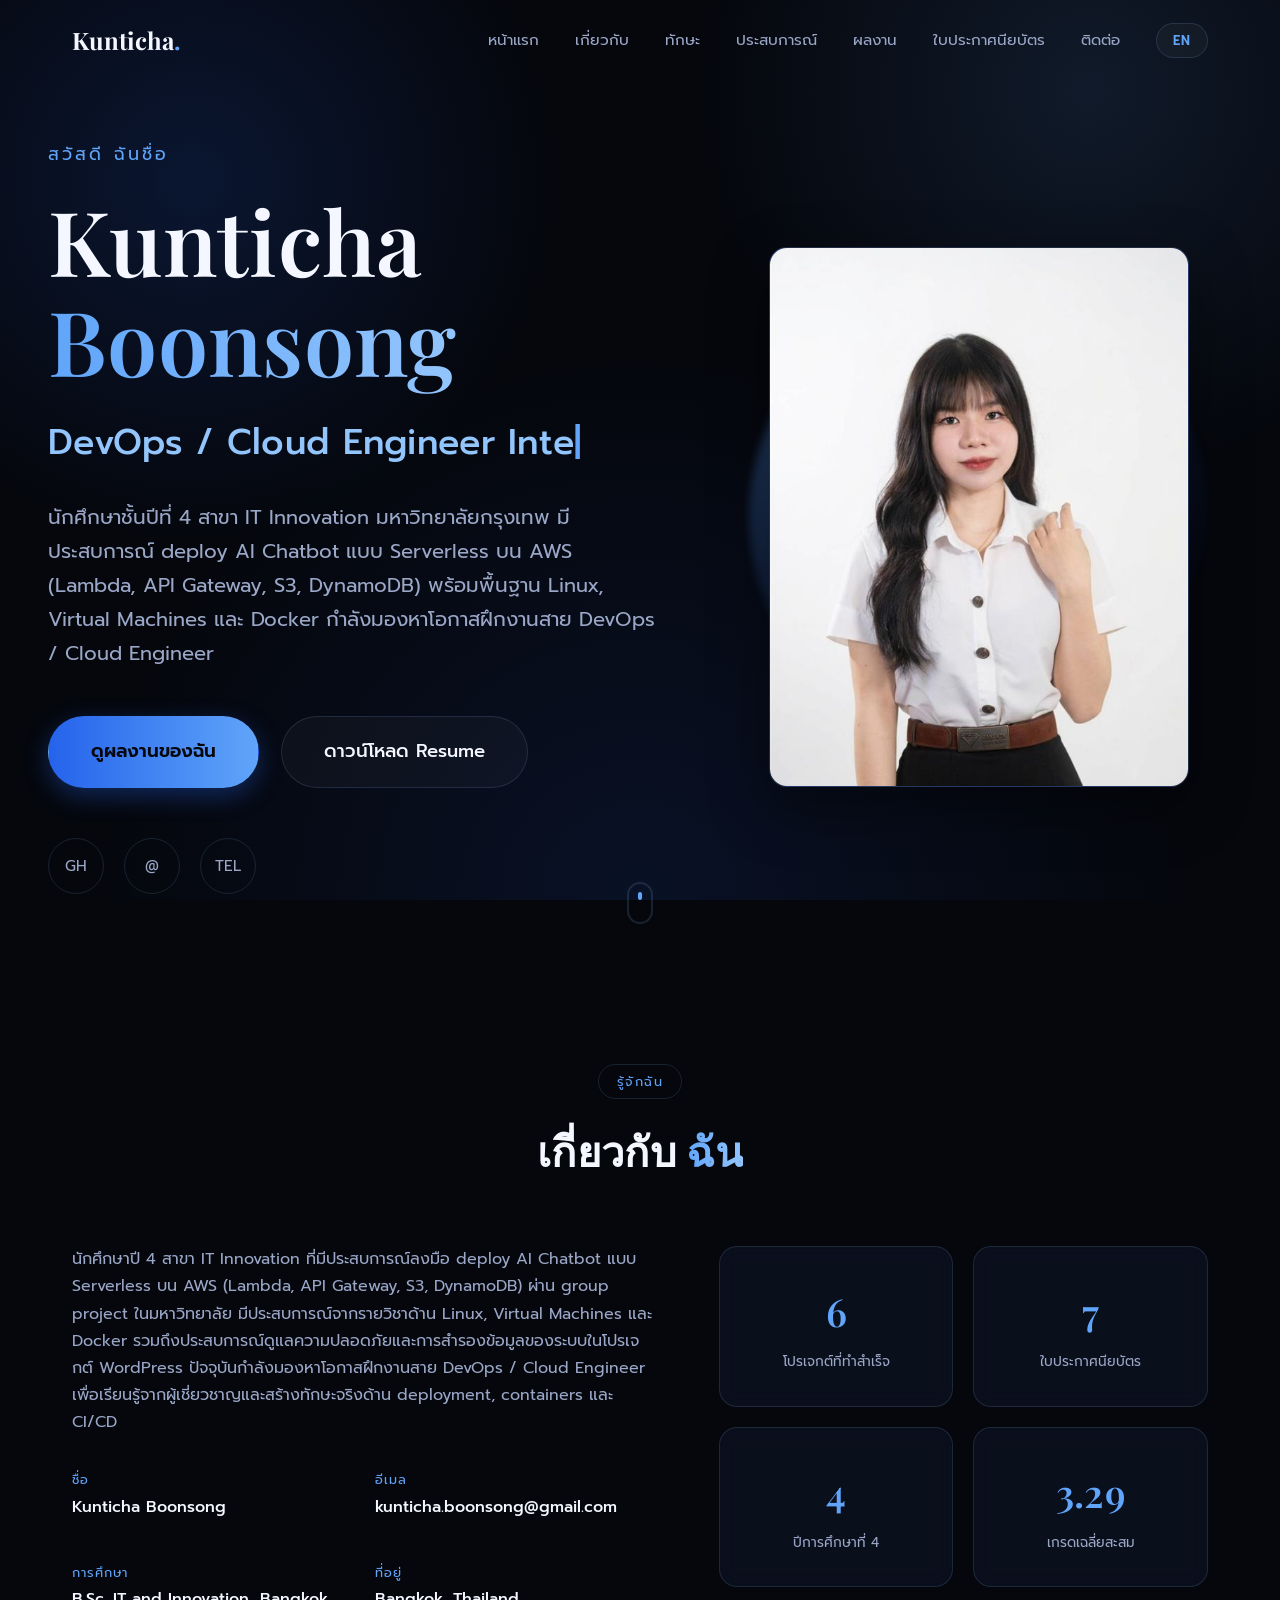
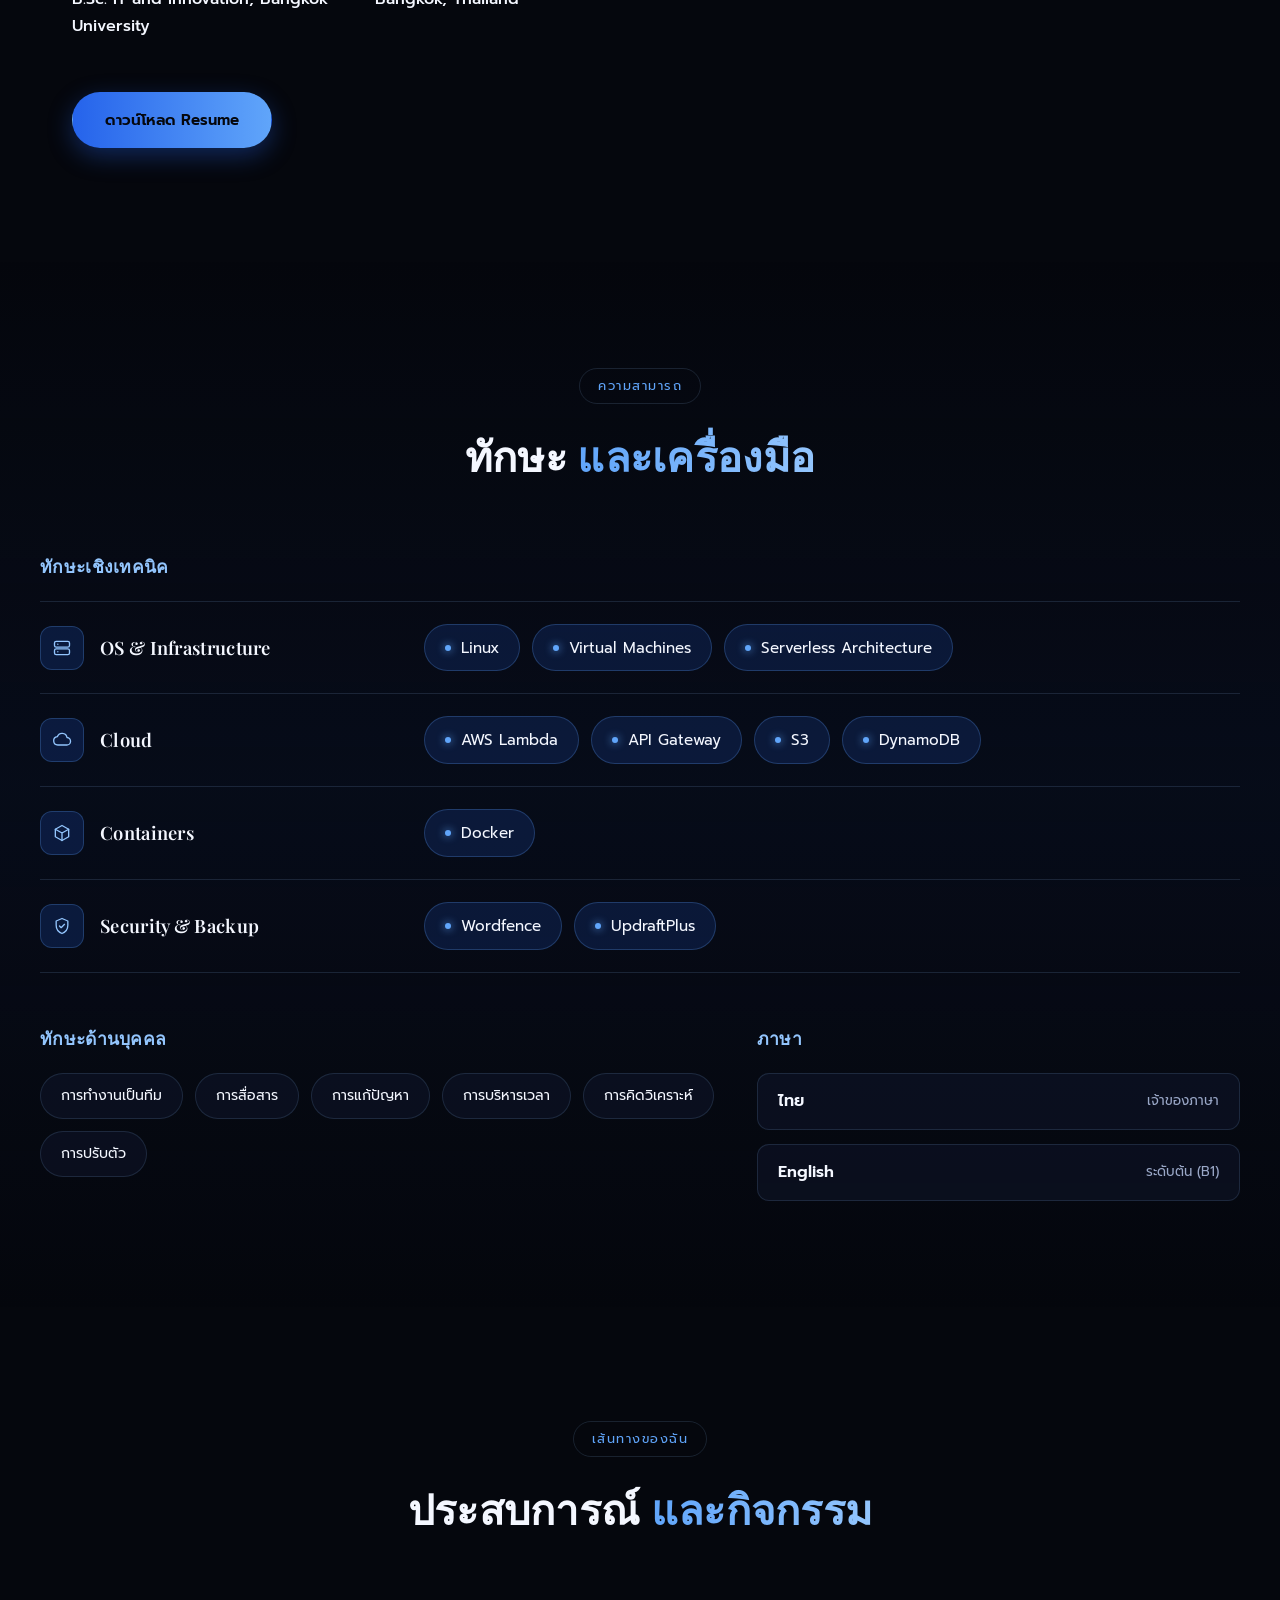
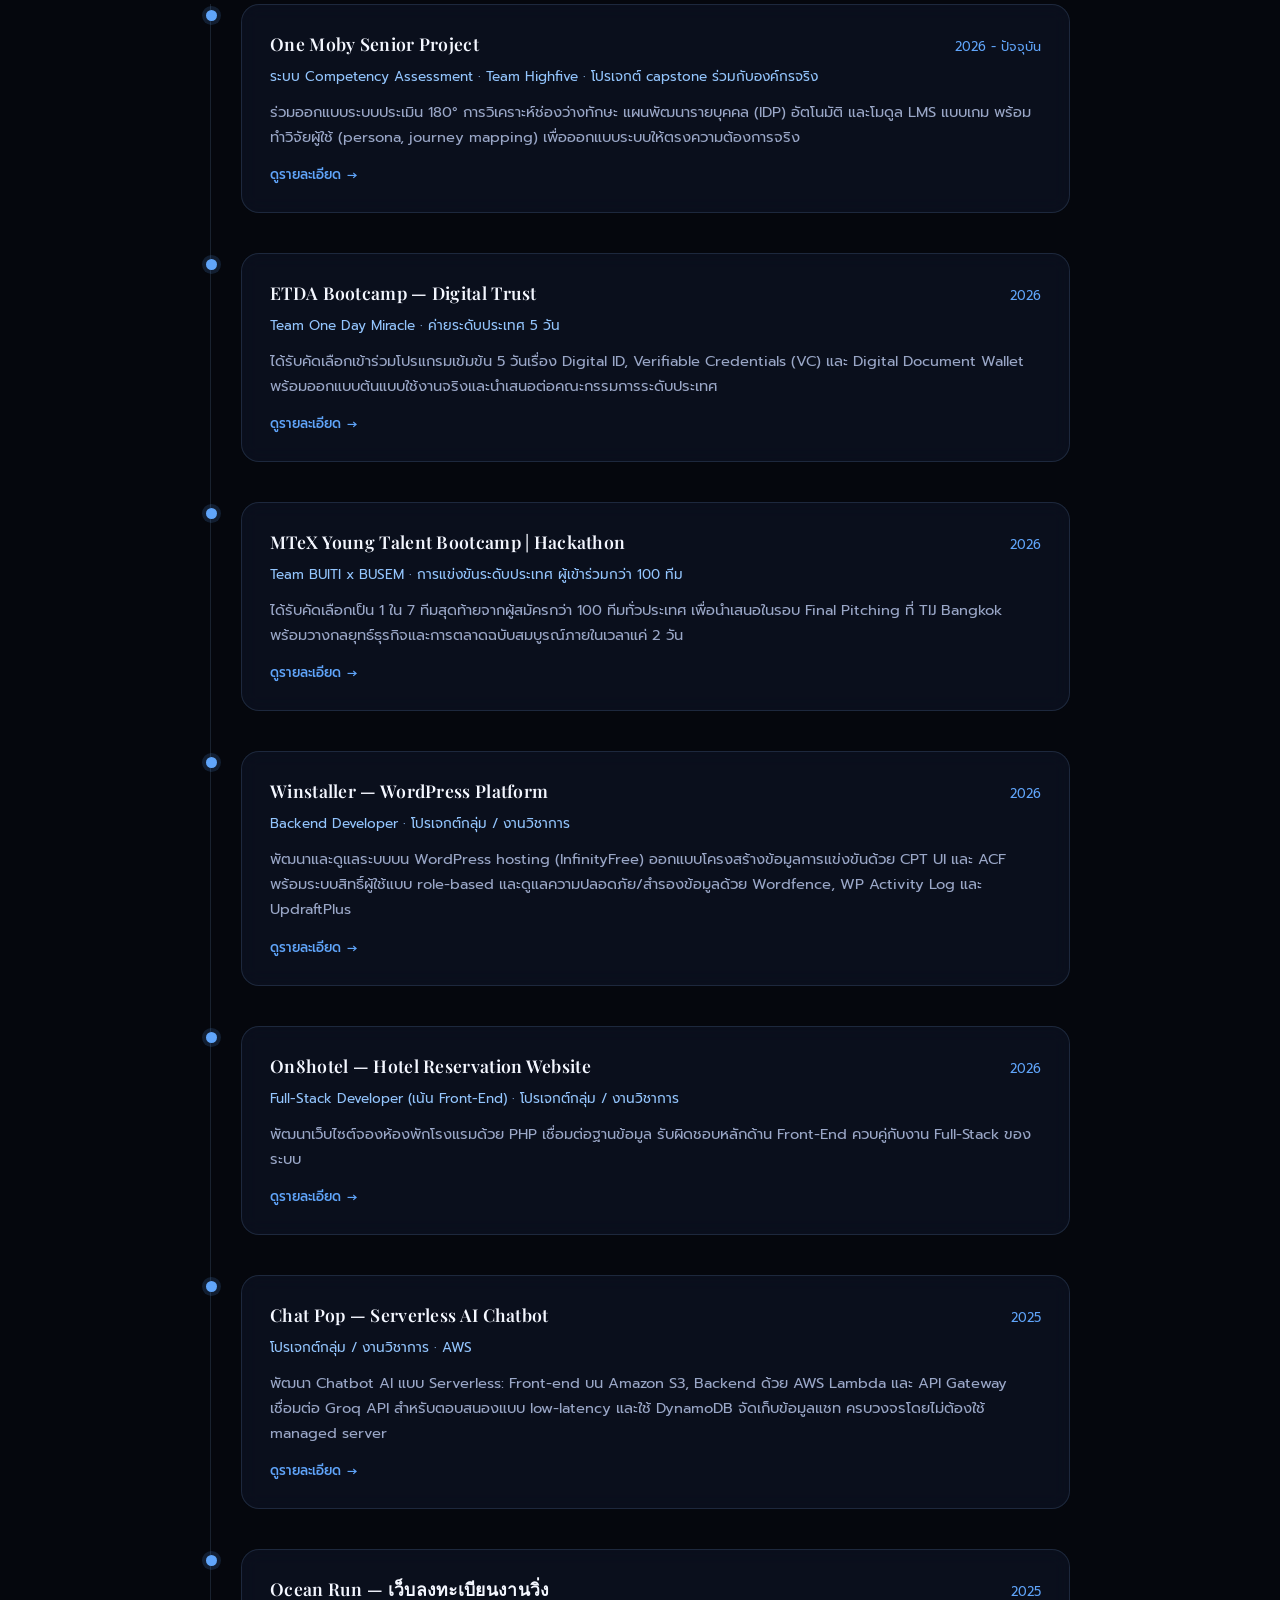
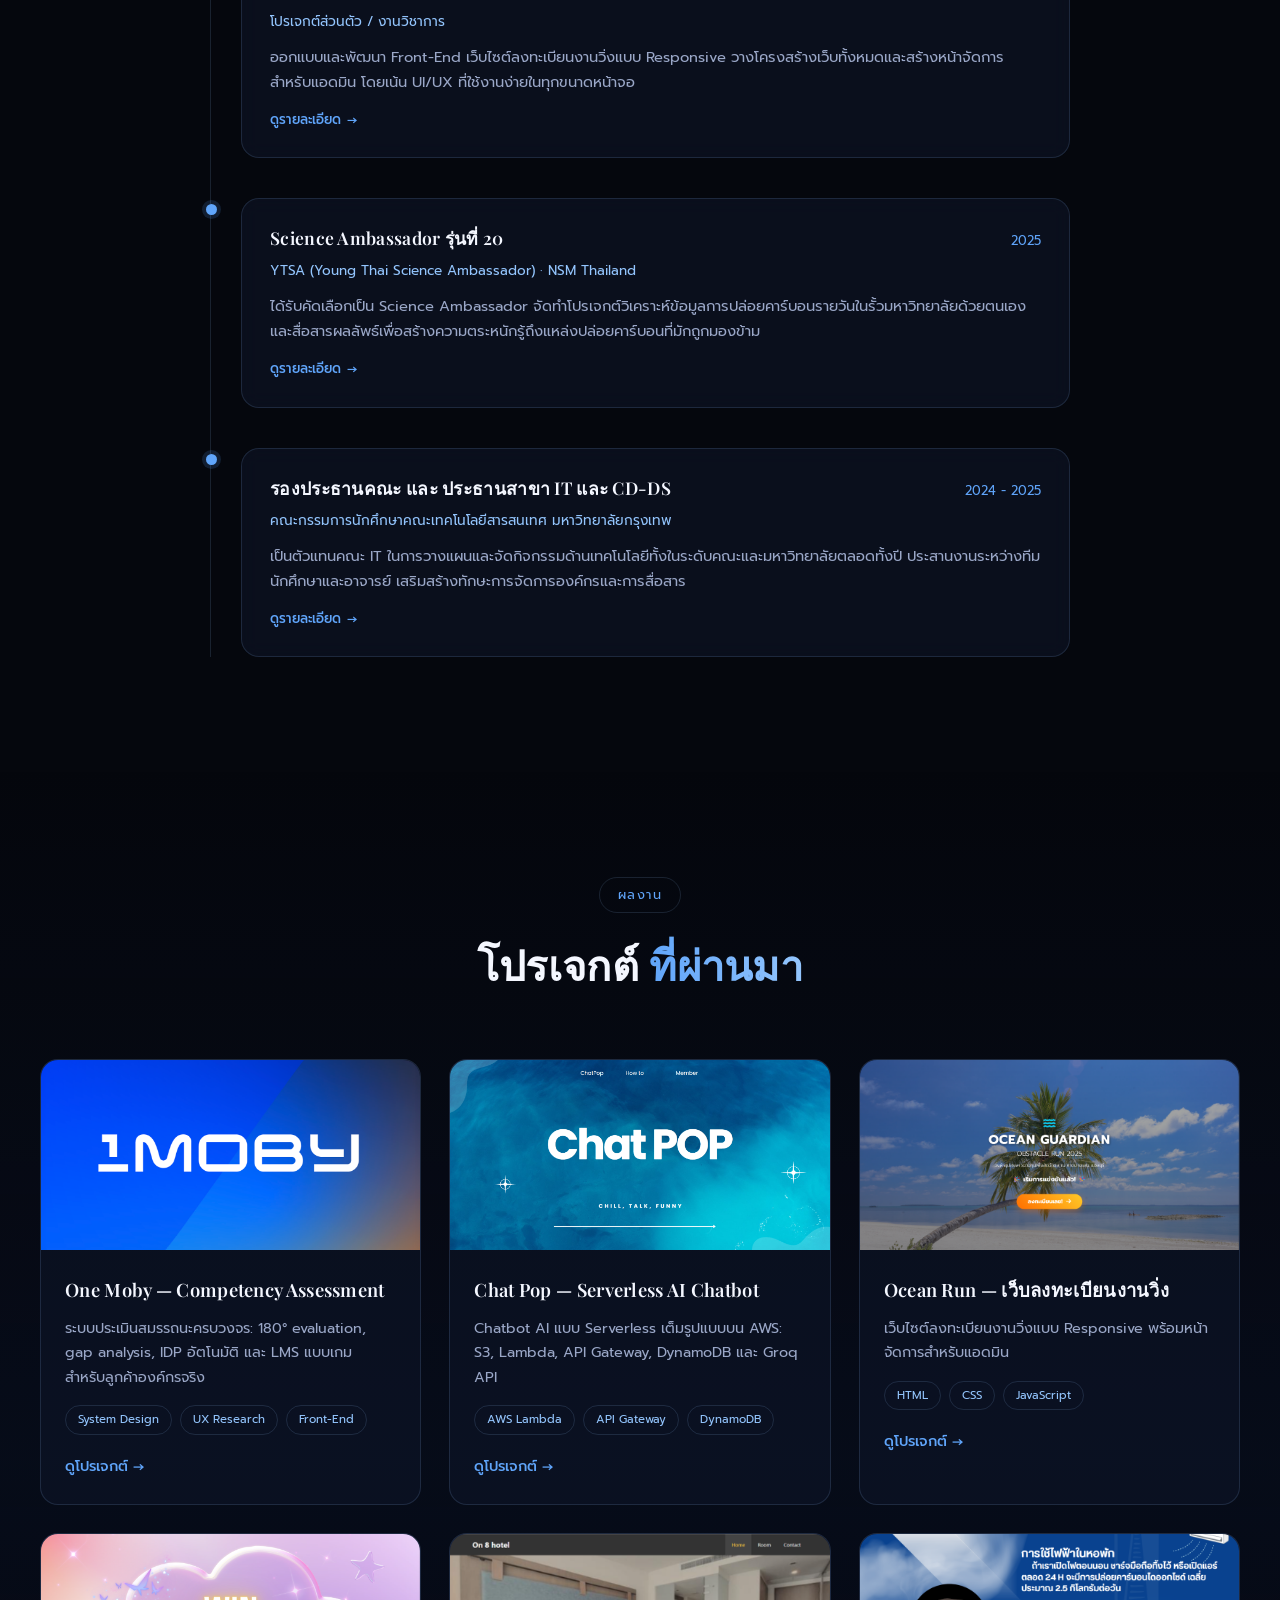
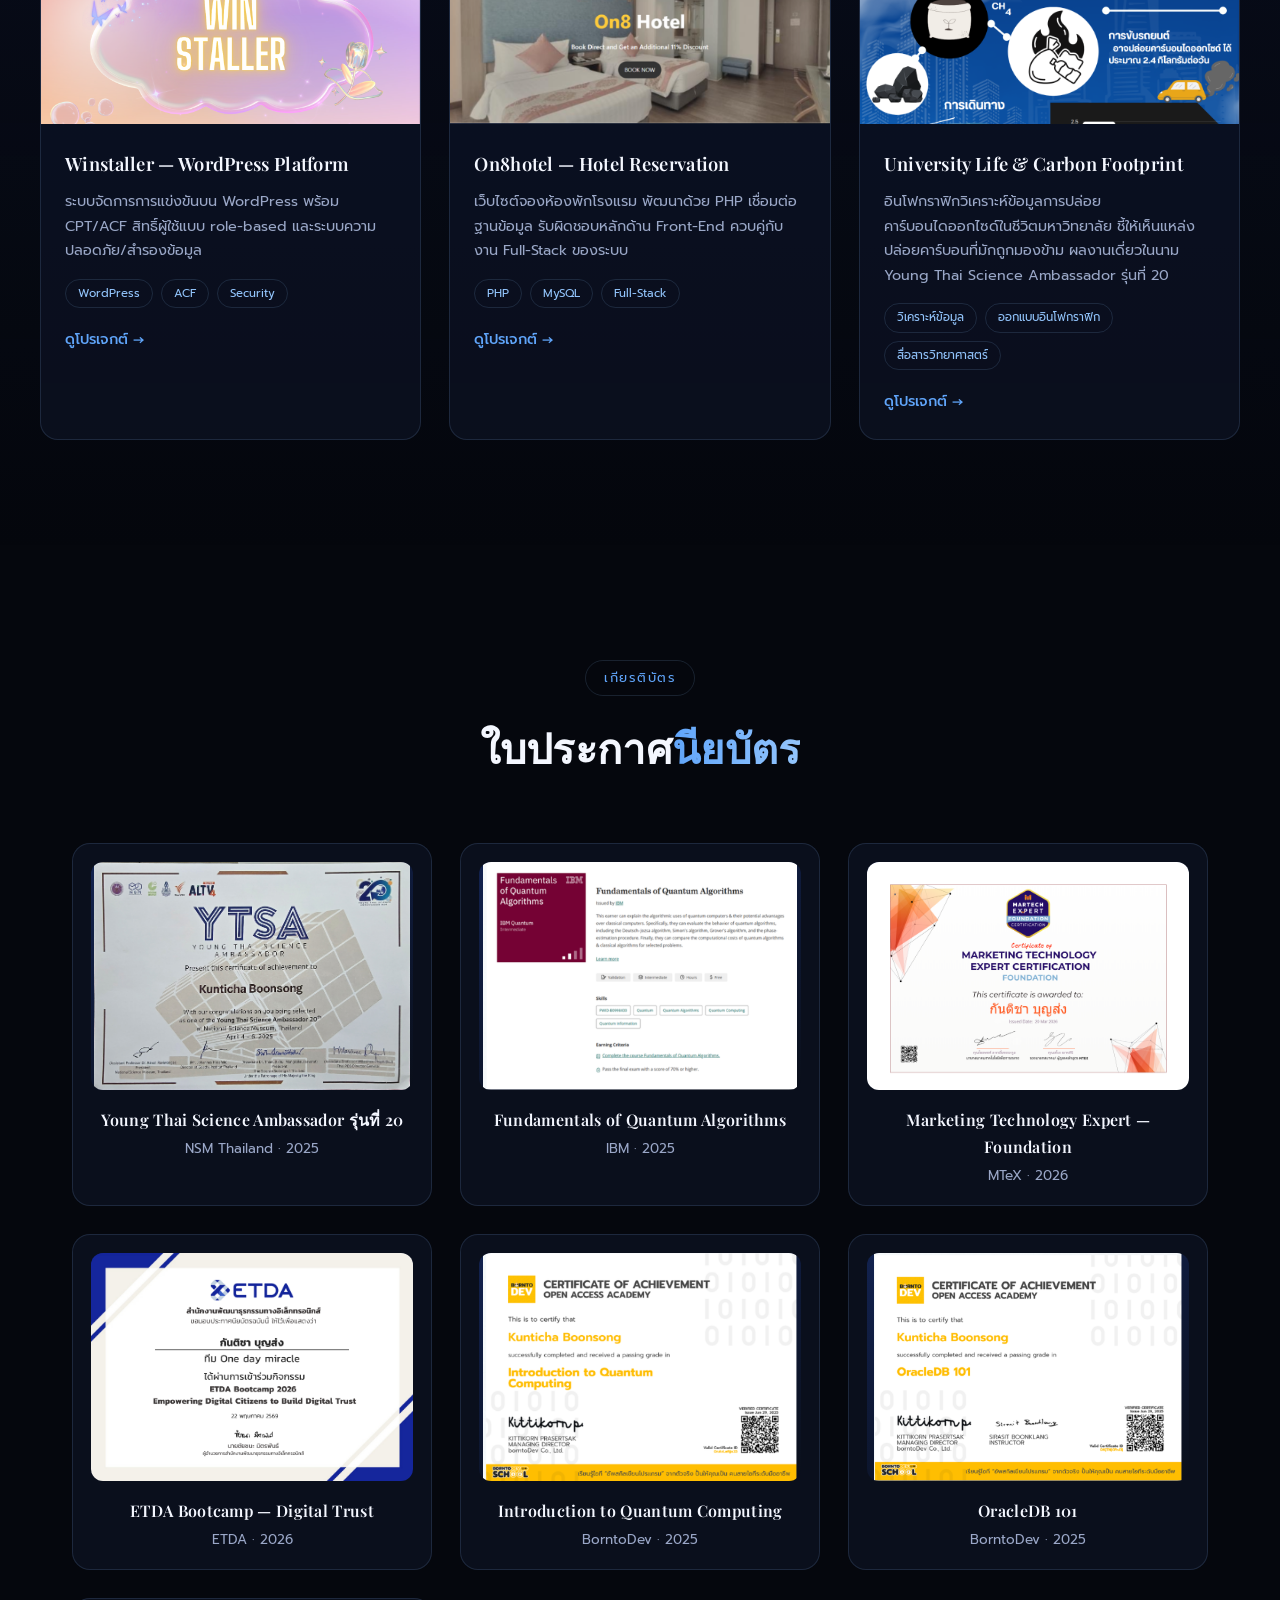
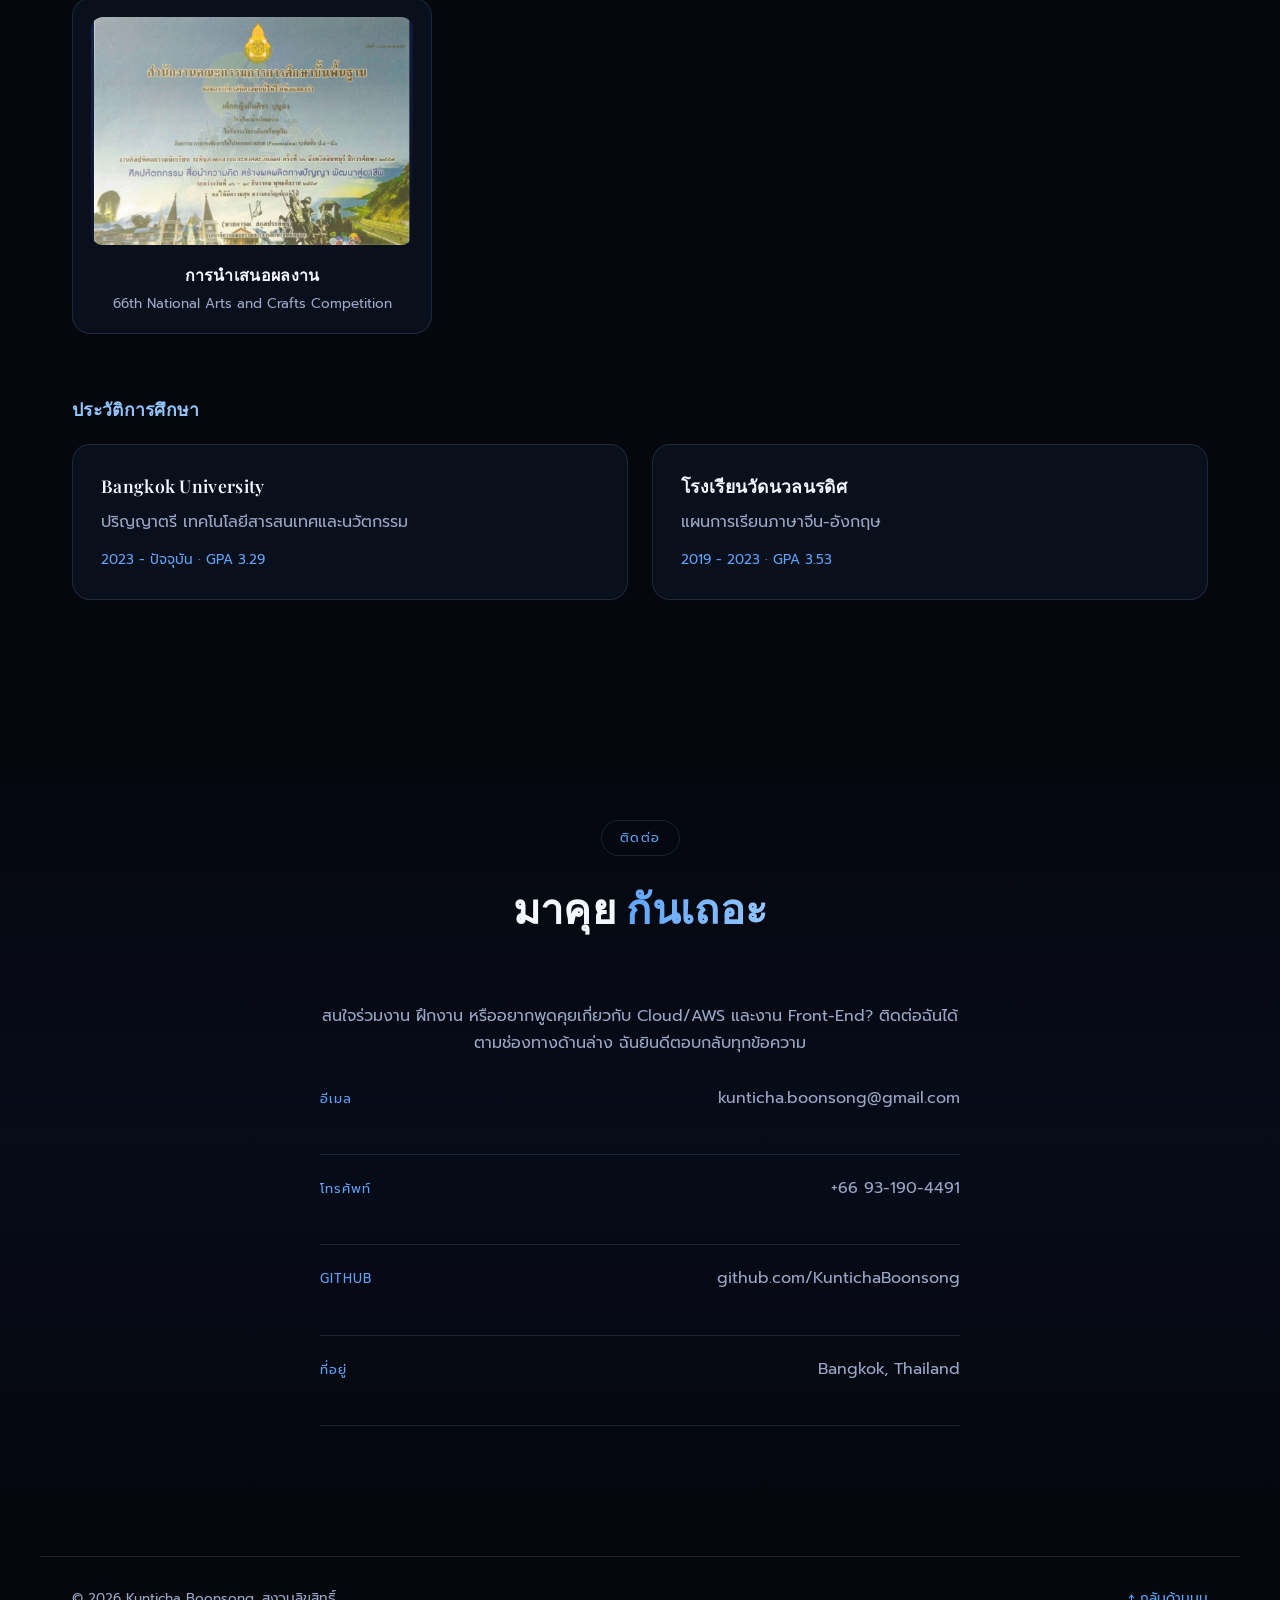
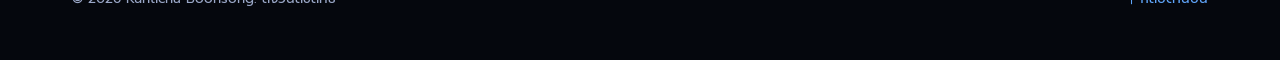
<file: index.html>
<!DOCTYPE html>
<html lang="th">
<head>
<meta charset="UTF-8">
<meta name="viewport" content="width=device-width, initial-scale=1.0">
<title>Kunticha Boonsong | Portfolio</title>
<link rel="preconnect" href="https://fonts.googleapis.com">
<link rel="preconnect" href="https://fonts.gstatic.com" crossorigin>
<link href="https://fonts.googleapis.com/css2?family=Playfair+Display:wght@500;600;700&family=Prompt:wght@300;400;500;600;700&display=swap" rel="stylesheet">
<link rel="stylesheet" href="css/style.css?v=11">
</head>
<body data-lang="th">

<div class="bg-glow"></div>
<div id="progress-bar"></div>

<header class="navbar" id="navbar">
  <div class="nav-inner">
    <a href="#home" class="logo">Kunticha<span class="dot">.</span></a>
    <nav class="nav-links" id="navLinks">
      <a href="#home" data-th="หน้าแรก" data-en="Home">หน้าแรก</a>
      <a href="#about" data-th="เกี่ยวกับ" data-en="About">เกี่ยวกับ</a>
      <a href="#skills" data-th="ทักษะ" data-en="Skills">ทักษะ</a>
      <a href="#experience" data-th="ประสบการณ์" data-en="Experience">ประสบการณ์</a>
      <a href="#projects" data-th="ผลงาน" data-en="Projects">ผลงาน</a>
      <a href="#certificates" data-th="ใบประกาศนียบัตร" data-en="Certificates">ใบประกาศนียบัตร</a>
      <a href="#contact" data-th="ติดต่อ" data-en="Contact">ติดต่อ</a>
      <button class="lang-toggle" id="langToggle">EN</button>
    </nav>
    <button class="burger" id="burger" aria-label="menu">
      <span></span><span></span><span></span>
    </button>
  </div>
</header>

<section id="home" class="hero">
  <div class="hero-content reveal">
    <p class="hero-eyebrow" data-th="สวัสดี ฉันชื่อ" data-en="Hello, I'm">สวัสดี ฉันชื่อ</p>
    <h1 class="hero-title">Kunticha <span class="text-gradient">Boonsong</span></h1>
    <h2 class="hero-role">
      <span id="typed"></span><span class="cursor">|</span>
    </h2>
    <p class="hero-desc"
       data-th="นักศึกษาชั้นปีที่ 4 สาขา IT Innovation มหาวิทยาลัยกรุงเทพ มีประสบการณ์ deploy AI Chatbot แบบ Serverless บน AWS (Lambda, API Gateway, S3, DynamoDB) พร้อมพื้นฐาน Linux, Virtual Machines และ Docker กำลังมองหาโอกาสฝึกงานสาย DevOps / Cloud Engineer"
       data-en="4th-year IT Innovation student at Bangkok University with hands-on experience deploying a serverless AI chatbot on AWS (Lambda, API Gateway, S3, DynamoDB), plus a foundation in Linux, virtual machines, and Docker. Seeking a DevOps / Cloud Engineer internship.">
      นักศึกษาชั้นปีที่ 4 สาขา IT Innovation มหาวิทยาลัยกรุงเทพ มีประสบการณ์ deploy AI Chatbot แบบ Serverless บน AWS (Lambda, API Gateway, S3, DynamoDB) พร้อมพื้นฐาน Linux, Virtual Machines และ Docker กำลังมองหาโอกาสฝึกงานสาย DevOps / Cloud Engineer
    </p>
    <div class="hero-actions">
      <a href="#projects" class="btn btn-primary" data-th="ดูผลงานของฉัน" data-en="View My Work">ดูผลงานของฉัน</a>
      <a href="assets/EN_RESUME_Kunticha_boonsong.pdf?v=2" class="btn btn-ghost" download data-th="ดาวน์โหลด Resume" data-en="Download Resume">ดาวน์โหลด Resume</a>
    </div>
    <div class="hero-socials">
      <a href="https://github.com/KuntichaBoonsong" target="_blank" rel="noopener" aria-label="Github">GH</a>
      <a href="mailto:kunticha.boonsong@gmail.com" aria-label="Email">@</a>
      <a href="tel:+66931904491" aria-label="Phone">TEL</a>
    </div>
  </div>
  <div class="hero-visual reveal">
    <div class="orb"></div>
    <div class="hero-photo-frame">
      <img src="pic/profile/profile.jpg" alt="Kunticha Boonsong" onerror="this.parentElement.classList.add('no-photo')">
    </div>
  </div>
  <a href="#about" class="scroll-down" aria-label="scroll down"><span></span></a>
</section>

<section id="about" class="section">
  <div class="section-head reveal">
    <span class="tag" data-th="รู้จักฉัน" data-en="Get To Know Me">รู้จักฉัน</span>
    <h2><span data-th="เกี่ยวกับ" data-en="About">เกี่ยวกับ</span> <span class="text-gradient" data-th="ฉัน" data-en="Me">ฉัน</span></h2>
  </div>
  <div class="about-grid">
    <div class="about-text reveal">
      <p class="lang-th">
        นักศึกษาปี 4 สาขา IT Innovation ที่มีประสบการณ์ลงมือ deploy AI Chatbot แบบ Serverless บน AWS (Lambda, API Gateway,
        S3, DynamoDB) ผ่าน group project ในมหาวิทยาลัย มีประสบการณ์จากรายวิชาด้าน Linux, Virtual Machines และ Docker
        รวมถึงประสบการณ์ดูแลความปลอดภัยและการสำรองข้อมูลของระบบในโปรเจกต์ WordPress ปัจจุบันกำลังมองหาโอกาสฝึกงานสาย
        DevOps / Cloud Engineer เพื่อเรียนรู้จากผู้เชี่ยวชาญและสร้างทักษะจริงด้าน deployment, containers และ CI/CD
      </p>
      <p class="lang-en">
        A 4th-year IT Innovation student with hands-on experience deploying a serverless AI chatbot on AWS (Lambda, API Gateway,
        S3, DynamoDB) through a university group project. Coursework experience with Linux, virtual machines, and Docker, along
        with experience maintaining system security and backups on a WordPress project. Now seeking a DevOps / Cloud Engineer
        internship to learn from experienced professionals and build hands-on skills in deployment, containers, and CI/CD.
      </p>
      <div class="about-info">
        <div><span data-th="ชื่อ" data-en="Name">ชื่อ</span><p>Kunticha Boonsong</p></div>
        <div><span data-th="อีเมล" data-en="Email">อีเมล</span><p>kunticha.boonsong@gmail.com</p></div>
        <div><span data-th="การศึกษา" data-en="Education">การศึกษา</span><p>B.Sc. IT and Innovation, Bangkok University</p></div>
        <div><span data-th="ที่อยู่" data-en="Location">ที่อยู่</span><p>Bangkok, Thailand</p></div>
      </div>
      <a href="assets/EN_RESUME_Kunticha_boonsong.pdf?v=2" class="btn btn-primary" download data-th="ดาวน์โหลด Resume" data-en="Download Resume">ดาวน์โหลด Resume</a>
    </div>
    <div class="about-stats reveal">
      <div class="stat-card">
        <h3 data-count="6">0</h3>
        <p data-th="โปรเจกต์ที่ทำสำเร็จ" data-en="Projects Completed">โปรเจกต์ที่ทำสำเร็จ</p>
      </div>
      <div class="stat-card">
        <h3 data-count="7">0</h3>
        <p data-th="ใบประกาศนียบัตร" data-en="Certifications">ใบประกาศนียบัตร</p>
      </div>
      <div class="stat-card">
        <h3 data-count="4">0</h3>
        <p data-th="ปีการศึกษาที่ 4" data-en="Years of Study">ปีการศึกษาที่ 4</p>
      </div>
      <div class="stat-card">
        <h3 data-count="3.29">0</h3>
        <p data-th="เกรดเฉลี่ยสะสม" data-en="Cumulative GPA">เกรดเฉลี่ยสะสม</p>
      </div>
    </div>
  </div>
</section>

<section id="skills" class="section section-alt">
  <div class="section-head reveal">
    <span class="tag" data-th="ความสามารถ" data-en="Capabilities">ความสามารถ</span>
    <h2><span data-th="ทักษะ" data-en="Skills">ทักษะ</span> <span class="text-gradient" data-th="และเครื่องมือ" data-en="&amp; Tools">และเครื่องมือ</span></h2>
  </div>

  <h3 class="skills-subhead" data-th="ทักษะเชิงเทคนิค" data-en="Technical Skills">ทักษะเชิงเทคนิค</h3>
  <div class="skills-grid reveal">
    <div class="skill-card">
      <div class="skill-head">
        <div class="skill-icon" aria-hidden="true"><svg viewBox="0 0 24 24" fill="none" stroke="currentColor" stroke-width="1.6" stroke-linecap="round" stroke-linejoin="round"><rect x="3" y="4" width="18" height="7" rx="2"/><rect x="3" y="13" width="18" height="7" rx="2"/><path d="M7 7.5h.01M7 16.5h.01"/></svg></div>
        <div>
          <h4 class="skill-name">OS &amp; Infrastructure</h4>
        </div>
      </div>
      <div class="skill-tags"><span>Linux</span><span>Virtual Machines</span><span>Serverless Architecture</span></div>
    </div>
    <div class="skill-card">
      <div class="skill-head">
        <div class="skill-icon" aria-hidden="true"><svg viewBox="0 0 24 24" fill="none" stroke="currentColor" stroke-width="1.6" stroke-linecap="round" stroke-linejoin="round"><path d="M7 18a5 5 0 0 1-.6-9.96A6 6 0 0 1 18 9a4.5 4.5 0 0 1-.5 9H7z"/></svg></div>
        <div>
          <h4 class="skill-name">Cloud</h4>
        </div>
      </div>
      <div class="skill-tags"><span>AWS Lambda</span><span>API Gateway</span><span>S3</span><span>DynamoDB</span></div>
    </div>
    <div class="skill-card">
      <div class="skill-head">
        <div class="skill-icon" aria-hidden="true"><svg viewBox="0 0 24 24" fill="none" stroke="currentColor" stroke-width="1.6" stroke-linecap="round" stroke-linejoin="round"><path d="M12 3l8 4.5v9L12 21l-8-4.5v-9L12 3z"/><path d="M4 7.5l8 4.5 8-4.5M12 12v9"/></svg></div>
        <div>
          <h4 class="skill-name">Containers</h4>
        </div>
      </div>
      <div class="skill-tags"><span>Docker</span></div>
    </div>
    <div class="skill-card">
      <div class="skill-head">
        <div class="skill-icon" aria-hidden="true"><svg viewBox="0 0 24 24" fill="none" stroke="currentColor" stroke-width="1.6" stroke-linecap="round" stroke-linejoin="round"><path d="M12 3l7 3v5c0 4.5-3 8.3-7 10-4-1.7-7-5.5-7-10V6l7-3z"/><path d="M9 12l2 2 4-4"/></svg></div>
        <div>
          <h4 class="skill-name">Security &amp; Backup</h4>
        </div>
      </div>
      <div class="skill-tags"><span>Wordfence</span><span>UpdraftPlus</span></div>
    </div>
  </div>

  <div class="skills-secondary">
    <div class="soft-skills">
      <h3 class="skills-subhead" data-th="ทักษะด้านบุคคล" data-en="Soft Skills">ทักษะด้านบุคคล</h3>
      <div class="pill-group">
        <span class="pill" data-th="การทำงานเป็นทีม" data-en="Teamwork &amp; Collaboration">การทำงานเป็นทีม</span>
        <span class="pill" data-th="การสื่อสาร" data-en="Communication">การสื่อสาร</span>
        <span class="pill" data-th="การแก้ปัญหา" data-en="Problem-Solving">การแก้ปัญหา</span>
        <span class="pill" data-th="การบริหารเวลา" data-en="Time Management">การบริหารเวลา</span>
        <span class="pill" data-th="การคิดวิเคราะห์" data-en="Critical Thinking">การคิดวิเคราะห์</span>
        <span class="pill" data-th="การปรับตัว" data-en="Adaptability">การปรับตัว</span>
      </div>
    </div>
    <div class="languages">
      <h3 class="skills-subhead" data-th="ภาษา" data-en="Languages">ภาษา</h3>
      <div class="lang-list">
        <div class="lang-item"><span>ไทย</span><small data-th="เจ้าของภาษา" data-en="Native">เจ้าของภาษา</small></div>
        <div class="lang-item"><span>English</span><small data-th="ระดับต้น (B1)" data-en="Elementary (B1)">ระดับต้น (B1)</small></div>
      </div>
    </div>
  </div>
</section>

<section id="experience" class="section">
  <div class="section-head reveal">
    <span class="tag" data-th="เส้นทางของฉัน" data-en="My Journey">เส้นทางของฉัน</span>
    <h2><span data-th="ประสบการณ์" data-en="Experience">ประสบการณ์</span> <span class="text-gradient" data-th="และกิจกรรม" data-en="&amp; Activities">และกิจกรรม</span></h2>
  </div>
  <div class="timeline reveal">

    <div class="timeline-item">
      <div class="timeline-dot"></div>
      <a href="projects/one-moby.html" class="timeline-card">
        <div class="timeline-top">
          <h3>One Moby Senior Project</h3>
          <span class="timeline-date">2026 - <span data-th="ปัจจุบัน" data-en="Present">ปัจจุบัน</span></span>
        </div>
        <p class="timeline-role" data-th="ระบบ Competency Assessment · Team Highfive · โปรเจกต์ capstone ร่วมกับองค์กรจริง" data-en="Competency Assessment System · Team Highfive · University capstone with a real corporate client">ระบบ Competency Assessment · Team Highfive · โปรเจกต์ capstone ร่วมกับองค์กรจริง</p>
        <p class="lang-th">ร่วมออกแบบระบบประเมิน 180° การวิเคราะห์ช่องว่างทักษะ แผนพัฒนารายบุคคล (IDP) อัตโนมัติ และโมดูล LMS แบบเกม พร้อมทำวิจัยผู้ใช้ (persona, journey mapping) เพื่อออกแบบระบบให้ตรงความต้องการจริง</p>
        <p class="lang-en">Partnered directly with 1Moby to design an end-to-end Competency Assessment system: 180° evaluation, gap analysis, auto-generated Individual Development Plans (IDP), and a gamified LMS module. Conducted UX research (personas, journey mapping) to ground the design in real user needs.</p>
        <span class="timeline-more"><span data-th="ดูรายละเอียด" data-en="View Details">ดูรายละเอียด</span> →</span>
      </a>
    </div>

    <div class="timeline-item">
      <div class="timeline-dot"></div>
      <a href="experience/etda-bootcamp.html" class="timeline-card">
        <div class="timeline-top">
          <h3>ETDA Bootcamp — Digital Trust</h3>
          <span class="timeline-date">2026</span>
        </div>
        <p class="timeline-role" data-th="Team One Day Miracle · ค่ายระดับประเทศ 5 วัน" data-en="Team One Day Miracle · 5-day national bootcamp">Team One Day Miracle · ค่ายระดับประเทศ 5 วัน</p>
        <p class="lang-th">ได้รับคัดเลือกเข้าร่วมโปรแกรมเข้มข้น 5 วันเรื่อง Digital ID, Verifiable Credentials (VC) และ Digital Document Wallet พร้อมออกแบบต้นแบบใช้งานจริงและนำเสนอต่อคณะกรรมการระดับประเทศ</p>
        <p class="lang-en">Selected for an intensive 5-day program on Digital ID, Verifiable Credentials (VC), and Digital Document Wallets. Designed a working use-case prototype, presented to a national panel of judges.</p>
        <span class="timeline-more"><span data-th="ดูรายละเอียด" data-en="View Details">ดูรายละเอียด</span> →</span>
      </a>
    </div>

    <div class="timeline-item">
      <div class="timeline-dot"></div>
      <a href="experience/mtex-hackathon.html" class="timeline-card">
        <div class="timeline-top">
          <h3>MTeX Young Talent Bootcamp | Hackathon</h3>
          <span class="timeline-date">2026</span>
        </div>
        <p class="timeline-role" data-th="Team BUITI x BUSEM · การแข่งขันระดับประเทศ ผู้เข้าร่วมกว่า 100 ทีม" data-en="Team BUITI x BUSEM · National competition, 100+ teams">Team BUITI x BUSEM · การแข่งขันระดับประเทศ ผู้เข้าร่วมกว่า 100 ทีม</p>
        <p class="lang-th">ได้รับคัดเลือกเป็น 1 ใน 7 ทีมสุดท้ายจากผู้สมัครกว่า 100 ทีมทั่วประเทศ เพื่อนำเสนอในรอบ Final Pitching ที่ TIJ Bangkok พร้อมวางกลยุทธ์ธุรกิจและการตลาดฉบับสมบูรณ์ภายในเวลาแค่ 2 วัน</p>
        <p class="lang-en">Selected as one of 7 finalist teams nationwide (from 100+ applicants) to pitch at the Final Pitching round, TIJ Bangkok. Delivered a complete business and marketing strategy pitch within a 2-day hackathon timeframe.</p>
        <span class="timeline-more"><span data-th="ดูรายละเอียด" data-en="View Details">ดูรายละเอียด</span> →</span>
      </a>
    </div>

    <div class="timeline-item">
      <div class="timeline-dot"></div>
      <a href="projects/winstaller.html" class="timeline-card">
        <div class="timeline-top">
          <h3>Winstaller — WordPress Platform</h3>
          <span class="timeline-date">2026</span>
        </div>
        <p class="timeline-role" data-th="Backend Developer · โปรเจกต์กลุ่ม / งานวิชาการ" data-en="Backend Developer · Group / Academic Project">Backend Developer · โปรเจกต์กลุ่ม / งานวิชาการ</p>
        <p class="lang-th">พัฒนาและดูแลระบบบน WordPress hosting (InfinityFree) ออกแบบโครงสร้างข้อมูลการแข่งขันด้วย CPT UI และ ACF พร้อมระบบสิทธิ์ผู้ใช้แบบ role-based และดูแลความปลอดภัย/สำรองข้อมูลด้วย Wordfence, WP Activity Log และ UpdraftPlus</p>
        <p class="lang-en">Developed and maintained the system on WordPress hosting (InfinityFree); designed the competition data structure using CPT UI and ACF, plus a role-based access system. Maintained security and backups using Wordfence, WP Activity Log, and UpdraftPlus.</p>
        <span class="timeline-more"><span data-th="ดูรายละเอียด" data-en="View Details">ดูรายละเอียด</span> →</span>
      </a>
    </div>

    <div class="timeline-item">
      <div class="timeline-dot"></div>
      <a href="projects/on8hotel.html" class="timeline-card">
        <div class="timeline-top">
          <h3>On8hotel — Hotel Reservation Website</h3>
          <span class="timeline-date">2026</span>
        </div>
        <p class="timeline-role" data-th="Full-Stack Developer (เน้น Front-End) · โปรเจกต์กลุ่ม / งานวิชาการ" data-en="Full-Stack Developer (Front-End focused) · Group / Academic Project">Full-Stack Developer (เน้น Front-End) · โปรเจกต์กลุ่ม / งานวิชาการ</p>
        <p class="lang-th">พัฒนาเว็บไซต์จองห้องพักโรงแรมด้วย PHP เชื่อมต่อฐานข้อมูล รับผิดชอบหลักด้าน Front-End ควบคู่กับงาน Full-Stack ของระบบ</p>
        <p class="lang-en">Built a hotel reservation website using PHP connected to a database, primarily responsible for the front-end while contributing across the full stack.</p>
        <span class="timeline-more"><span data-th="ดูรายละเอียด" data-en="View Details">ดูรายละเอียด</span> →</span>
      </a>
    </div>

    <div class="timeline-item">
      <div class="timeline-dot"></div>
      <a href="projects/chat-pop.html" class="timeline-card">
        <div class="timeline-top">
          <h3>Chat Pop — Serverless AI Chatbot</h3>
          <span class="timeline-date">2025</span>
        </div>
        <p class="timeline-role" data-th="โปรเจกต์กลุ่ม / งานวิชาการ · AWS" data-en="Group / Academic Project · AWS">โปรเจกต์กลุ่ม / งานวิชาการ · AWS</p>
        <p class="lang-th">พัฒนา Chatbot AI แบบ Serverless: Front-end บน Amazon S3, Backend ด้วย AWS Lambda และ API Gateway เชื่อมต่อ Groq API สำหรับตอบสนองแบบ low-latency และใช้ DynamoDB จัดเก็บข้อมูลแชท ครบวงจรโดยไม่ต้องใช้ managed server</p>
        <p class="lang-en">Built a serverless AI chatbot: front-end hosted on Amazon S3, backend powered by AWS Lambda and API Gateway. Integrated the Groq API for low-latency responses and DynamoDB for scalable chat-session storage — full deployment path without a managed server.</p>
        <span class="timeline-more"><span data-th="ดูรายละเอียด" data-en="View Details">ดูรายละเอียด</span> →</span>
      </a>
    </div>

    <div class="timeline-item">
      <div class="timeline-dot"></div>
      <a href="projects/ocean-run.html" class="timeline-card">
        <div class="timeline-top">
          <h3 data-th="Ocean Run — เว็บลงทะเบียนงานวิ่ง" data-en="Ocean Run — Event Registration Website">Ocean Run — เว็บลงทะเบียนงานวิ่ง</h3>
          <span class="timeline-date">2025</span>
        </div>
        <p class="timeline-role" data-th="โปรเจกต์ส่วนตัว / งานวิชาการ" data-en="Personal / Academic Project">โปรเจกต์ส่วนตัว / งานวิชาการ</p>
        <p class="lang-th">ออกแบบและพัฒนา Front-End เว็บไซต์ลงทะเบียนงานวิ่งแบบ Responsive วางโครงสร้างเว็บทั้งหมดและสร้างหน้าจัดการสำหรับแอดมิน โดยเน้น UI/UX ที่ใช้งานง่ายในทุกขนาดหน้าจอ</p>
        <p class="lang-en">Designed and developed a responsive event-registration website front-end using HTML, CSS, and JavaScript. Planned the full site layout and built the admin management page, prioritizing clean, user-friendly UI/UX.</p>
        <span class="timeline-more"><span data-th="ดูรายละเอียด" data-en="View Details">ดูรายละเอียด</span> →</span>
      </a>
    </div>

    <div class="timeline-item">
      <div class="timeline-dot"></div>
      <a href="experience/science-ambassador.html" class="timeline-card">
        <div class="timeline-top">
          <h3 data-th="Science Ambassador รุ่นที่ 20" data-en="Science Ambassador, 20th Cohort">Science Ambassador รุ่นที่ 20</h3>
          <span class="timeline-date">2025</span>
        </div>
        <p class="timeline-role">YTSA (Young Thai Science Ambassador) · NSM Thailand</p>
        <p class="lang-th">ได้รับคัดเลือกเป็น Science Ambassador จัดทำโปรเจกต์วิเคราะห์ข้อมูลการปล่อยคาร์บอนรายวันในรั้วมหาวิทยาลัยด้วยตนเอง และสื่อสารผลลัพธ์เพื่อสร้างความตระหนักรู้ถึงแหล่งปล่อยคาร์บอนที่มักถูกมองข้าม</p>
        <p class="lang-en">Selected as a Science Ambassador; conducted an independent data-analysis project on daily carbon emissions within university settings. Communicated findings on overlooked emission sources to raise awareness.</p>
        <span class="timeline-more"><span data-th="ดูรายละเอียด" data-en="View Details">ดูรายละเอียด</span> →</span>
      </a>
    </div>

    <div class="timeline-item">
      <div class="timeline-dot"></div>
      <a href="experience/vice-president.html" class="timeline-card">
        <div class="timeline-top">
          <h3 data-th="รองประธานคณะ และ ประธานสาขา IT และ CD-DS" data-en="Faculty Vice President &amp; President, IT and CD-DS Branch">รองประธานคณะ และ ประธานสาขา IT และ CD-DS</h3>
          <span class="timeline-date">2024 - 2025</span>
        </div>
        <p class="timeline-role" data-th="คณะกรรมการนักศึกษาคณะเทคโนโลยีสารสนเทศ มหาวิทยาลัยกรุงเทพ" data-en="Faculty of Information Technology Committee, Bangkok University">คณะกรรมการนักศึกษาคณะเทคโนโลยีสารสนเทศ มหาวิทยาลัยกรุงเทพ</p>
        <p class="lang-th">เป็นตัวแทนคณะ IT ในการวางแผนและจัดกิจกรรมด้านเทคโนโลยีทั้งในระดับคณะและมหาวิทยาลัยตลอดทั้งปี ประสานงานระหว่างทีมนักศึกษาและอาจารย์ เสริมสร้างทักษะการจัดการองค์กรและการสื่อสาร</p>
        <p class="lang-en">Represented the IT faculty in planning and organizing technology-related activities at faculty and university level throughout the year. Coordinated across student teams and faculty staff.</p>
        <span class="timeline-more"><span data-th="ดูรายละเอียด" data-en="View Details">ดูรายละเอียด</span> →</span>
      </a>
    </div>

  </div>
</section>

<section id="projects" class="section section-alt">
  <div class="section-head reveal">
    <span class="tag" data-th="ผลงาน" data-en="Portfolio">ผลงาน</span>
    <h2><span data-th="โปรเจกต์" data-en="Selected">โปรเจกต์</span> <span class="text-gradient" data-th="ที่ผ่านมา" data-en="Projects">ที่ผ่านมา</span></h2>
  </div>
  <div class="projects-grid reveal">
    <article class="project-card">
      <div class="project-img"><img src="pic/projects/onemoby-head.png" alt="1Moby" onerror="this.remove()"></div>
      <div class="project-body">
        <h3>One Moby — Competency Assessment</h3>
        <p class="lang-th">ระบบประเมินสมรรถนะครบวงจร: 180° evaluation, gap analysis, IDP อัตโนมัติ และ LMS แบบเกม สำหรับลูกค้าองค์กรจริง</p>
        <p class="lang-en">End-to-end competency assessment platform: 180° evaluation, gap analysis, auto-generated IDPs, and a gamified LMS module for a real corporate client.</p>
        <div class="project-tags"><span>System Design</span><span>UX Research</span><span>Front-End</span></div>
        <a href="projects/one-moby.html" class="project-link"><span data-th="ดูโปรเจกต์" data-en="View Project">ดูโปรเจกต์</span> →</a>
      </div>
    </article>
    <article class="project-card">
      <div class="project-img"><img src="pic/projects/chatpop-head.png" alt="Chat Pop" onerror="this.remove()"></div>
      <div class="project-body">
        <h3>Chat Pop — Serverless AI Chatbot</h3>
        <p class="lang-th">Chatbot AI แบบ Serverless เต็มรูปแบบบน AWS: S3, Lambda, API Gateway, DynamoDB และ Groq API</p>
        <p class="lang-en">Fully serverless AI chatbot on AWS: front-end on S3, backend on Lambda + API Gateway, DynamoDB storage, and Groq API integration.</p>
        <div class="project-tags"><span>AWS Lambda</span><span>API Gateway</span><span>DynamoDB</span></div>
        <a href="projects/chat-pop.html" class="project-link"><span data-th="ดูโปรเจกต์" data-en="View Project">ดูโปรเจกต์</span> →</a>
      </div>
    </article>
    <article class="project-card">
      <div class="project-img"><img src="pic/projects/oceanrun-head.png" alt="Ocean Guardian — Ocean Run" onerror="this.remove()"></div>
      <div class="project-body">
        <h3 data-th="Ocean Run — เว็บลงทะเบียนงานวิ่ง" data-en="Ocean Run — Event Registration">Ocean Run — เว็บลงทะเบียนงานวิ่ง</h3>
        <p class="lang-th">เว็บไซต์ลงทะเบียนงานวิ่งแบบ Responsive พร้อมหน้าจัดการสำหรับแอดมิน</p>
        <p class="lang-en">Responsive event-registration website with a custom admin management page, built with HTML, CSS, and JavaScript.</p>
        <div class="project-tags"><span>HTML</span><span>CSS</span><span>JavaScript</span></div>
        <a href="projects/ocean-run.html" class="project-link"><span data-th="ดูโปรเจกต์" data-en="View Project">ดูโปรเจกต์</span> →</a>
      </div>
    </article>
    <article class="project-card">
      <div class="project-img"><img src="pic/projects/winstaller-head.png" alt="Winstaller" onerror="this.remove()"></div>
      <div class="project-body">
        <h3>Winstaller — WordPress Platform</h3>
        <p class="lang-th">ระบบจัดการการแข่งขันบน WordPress พร้อม CPT/ACF สิทธิ์ผู้ใช้แบบ role-based และระบบความปลอดภัย/สำรองข้อมูล</p>
        <p class="lang-en">WordPress-based competition platform with custom CPT/ACF data structures, role-based access, and hardened security/backups.</p>
        <div class="project-tags"><span>WordPress</span><span>ACF</span><span>Security</span></div>
        <a href="projects/winstaller.html" class="project-link"><span data-th="ดูโปรเจกต์" data-en="View Project">ดูโปรเจกต์</span> →</a>
      </div>
    </article>
    <article class="project-card">
      <div class="project-img"><img src="pic/projects/On8.png" alt="On8hotel screenshot" onerror="this.remove()"></div>
      <div class="project-body">
        <h3>On8hotel — Hotel Reservation</h3>
        <p class="lang-th">เว็บไซต์จองห้องพักโรงแรม พัฒนาด้วย PHP เชื่อมต่อฐานข้อมูล รับผิดชอบหลักด้าน Front-End ควบคู่กับงาน Full-Stack ของระบบ</p>
        <p class="lang-en">A hotel reservation website built with PHP connected to a database — primarily responsible for the front-end while contributing across the full stack.</p>
        <div class="project-tags"><span>PHP</span><span>MySQL</span><span>Full-Stack</span></div>
        <a href="projects/on8hotel.html" class="project-link"><span data-th="ดูโปรเจกต์" data-en="View Project">ดูโปรเจกต์</span> →</a>
      </div>
    </article>
    <article class="project-card">
      <div class="project-img"><img src="pic/projects/carbon-footprint-infographic.png" alt="University Life & Carbon Footprint infographic" onerror="this.remove()"></div>
      <div class="project-body">
        <h3 data-th="University Life &amp; Carbon Footprint" data-en="University Life &amp; Carbon Footprint">University Life &amp; Carbon Footprint</h3>
        <p class="lang-th">อินโฟกราฟิกวิเคราะห์ข้อมูลการปล่อยคาร์บอนไดออกไซด์ในชีวิตมหาวิทยาลัย ชี้ให้เห็นแหล่งปล่อยคาร์บอนที่มักถูกมองข้าม ผลงานเดี่ยวในนาม Young Thai Science Ambassador รุ่นที่ 20</p>
        <p class="lang-en">A data-driven infographic on carbon dioxide emissions in university life, highlighting overlooked everyday emission sources — an individual project as Young Thai Science Ambassador, 20th Cohort.</p>
        <div class="project-tags"><span data-th="วิเคราะห์ข้อมูล" data-en="Data Analysis">วิเคราะห์ข้อมูล</span><span data-th="ออกแบบอินโฟกราฟิก" data-en="Infographic Design">ออกแบบอินโฟกราฟิก</span><span data-th="สื่อสารวิทยาศาสตร์" data-en="Science Communication">สื่อสารวิทยาศาสตร์</span></div>
        <a href="projects/carbon-footprint.html" class="project-link"><span data-th="ดูโปรเจกต์" data-en="View Project">ดูโปรเจกต์</span> →</a>
      </div>
    </article>
  </div>
</section>

<section id="certificates" class="section">
  <div class="section-head reveal">
    <span class="tag" data-th="เกียรติบัตร" data-en="Recognition">เกียรติบัตร</span>
    <h2><span data-th="ใบประกาศ" data-en="Certifications">ใบประกาศ</span><span class="text-gradient" data-th="นียบัตร" data-en="">นียบัตร</span></h2>
  </div>
  <div class="cert-grid reveal">
    <div class="cert-card">
      <div class="cert-icon"><img src="certificate/YTSA.jpg" alt="YTSA Certificate" onerror="this.parentElement.textContent='🔬'"></div>
      <h4 data-th="Young Thai Science Ambassador รุ่นที่ 20" data-en="Young Thai Science Ambassador, 20th Cohort">Young Thai Science Ambassador รุ่นที่ 20</h4>
      <p>NSM Thailand · 2025</p>
    </div>
    <div class="cert-card">
      <div class="cert-icon"><img src="certificate/ibm-quantum-algorithms.png" alt="IBM Quantum Algorithms Certificate" onerror="this.parentElement.textContent='🧮'"></div>
      <h4>Fundamentals of Quantum Algorithms</h4>
      <p>IBM · 2025</p>
    </div>
    <div class="cert-card">
      <div class="cert-icon"><img src="certificate/marketing-tech-expert.png" alt="Marketing Technology Expert Certificate" onerror="this.parentElement.textContent='📈'"></div>
      <h4>Marketing Technology Expert — Foundation</h4>
      <p>MTeX · 2026</p>
    </div>
    <div class="cert-card">
      <div class="cert-icon"><img src="certificate/etda-bootcamp.png" alt="ETDA Bootcamp Certificate" onerror="this.parentElement.textContent='🆔'"></div>
      <h4>ETDA Bootcamp — Digital Trust</h4>
      <p>ETDA · 2026</p>
    </div>
    <div class="cert-card">
      <div class="cert-icon"><img src="certificate/borntodev-intro-quantum.png" alt="BorntoDev Introduction to Quantum Computing Certificate" onerror="this.parentElement.textContent='⚛️'"></div>
      <h4>Introduction to Quantum Computing</h4>
      <p>BorntoDev · 2025</p>
    </div>
    <div class="cert-card">
      <div class="cert-icon"><img src="certificate/borntodev-oracle-101.png" alt="BorntoDev OracleDB 101 Certificate" onerror="this.parentElement.textContent='🗄️'"></div>
      <h4>OracleDB 101</h4>
      <p>BorntoDev · 2025</p>
    </div>
    <div class="cert-card">
      <div class="cert-icon"><img src="certificate/national-arts-crafts-presentation.png" alt="66th National Arts and Crafts Competition Certificate" onerror="this.parentElement.textContent='🏆'"></div>
      <h4 data-th="การนำเสนอผลงาน" data-en="Program Presentation">การนำเสนอผลงาน</h4>
      <p>66th National Arts and Crafts Competition</p>
    </div>
  </div>

  <div class="education-block reveal">
    <h3 class="skills-subhead" data-th="ประวัติการศึกษา" data-en="Academic History">ประวัติการศึกษา</h3>
    <div class="edu-grid">
      <div class="edu-card">
        <h4>Bangkok University</h4>
        <p data-th="ปริญญาตรี เทคโนโลยีสารสนเทศและนวัตกรรม" data-en="B.Sc. Information Technology and Innovation">ปริญญาตรี เทคโนโลยีสารสนเทศและนวัตกรรม</p>
        <span class="edu-meta">2023 - <span data-th="ปัจจุบัน" data-en="Present">ปัจจุบัน</span> · GPA 3.29</span>
      </div>
      <div class="edu-card">
        <h4 data-th="โรงเรียนวัดนวลนรดิศ" data-en="Wat Nuannoradit School">โรงเรียนวัดนวลนรดิศ</h4>
        <p data-th="แผนการเรียนภาษาจีน-อังกฤษ" data-en="Chinese and English Language Arts">แผนการเรียนภาษาจีน-อังกฤษ</p>
        <span class="edu-meta">2019 - 2023 · GPA 3.53</span>
      </div>
    </div>
  </div>
</section>

<section id="contact" class="section section-alt">
  <div class="section-head reveal">
    <span class="tag" data-th="ติดต่อ" data-en="Get In Touch">ติดต่อ</span>
    <h2><span data-th="มาคุย" data-en="Let's">มาคุย</span> <span class="text-gradient" data-th="กันเถอะ" data-en="Talk">กันเถอะ</span></h2>
  </div>
  <div class="contact-grid contact-grid-solo reveal">
    <div class="contact-info">
      <p class="lang-th">สนใจร่วมงาน ฝึกงาน หรืออยากพูดคุยเกี่ยวกับ Cloud/AWS และงาน Front-End? ติดต่อฉันได้ตามช่องทางด้านล่าง ฉันยินดีตอบกลับทุกข้อความ</p>
      <p class="lang-en">Interested in collaborating, an internship, or want to talk about Cloud/AWS and front-end work? Reach out through any of the channels below — I'd love to hear from you.</p>
      <div class="contact-item"><span data-th="อีเมล" data-en="Email">อีเมล</span><p>kunticha.boonsong@gmail.com</p></div>
      <div class="contact-item"><span data-th="โทรศัพท์" data-en="Phone">โทรศัพท์</span><p>+66 93-190-4491</p></div>
      <div class="contact-item"><span>GitHub</span><p>github.com/KuntichaBoonsong</p></div>
      <div class="contact-item"><span data-th="ที่อยู่" data-en="Location">ที่อยู่</span><p>Bangkok, Thailand</p></div>
    </div>
  </div>
</section>

<footer class="footer">
  <p>© <span id="year"></span> Kunticha Boonsong. <span data-th="สงวนลิขสิทธิ์" data-en="All rights reserved.">สงวนลิขสิทธิ์</span></p>
  <a href="#home" class="back-top"><span data-th="↑ กลับด้านบน" data-en="↑ Back to top">↑ กลับด้านบน</span></a>
</footer>

<script src="js/main.js?v=2"></script>
</body>
</html>
</file>
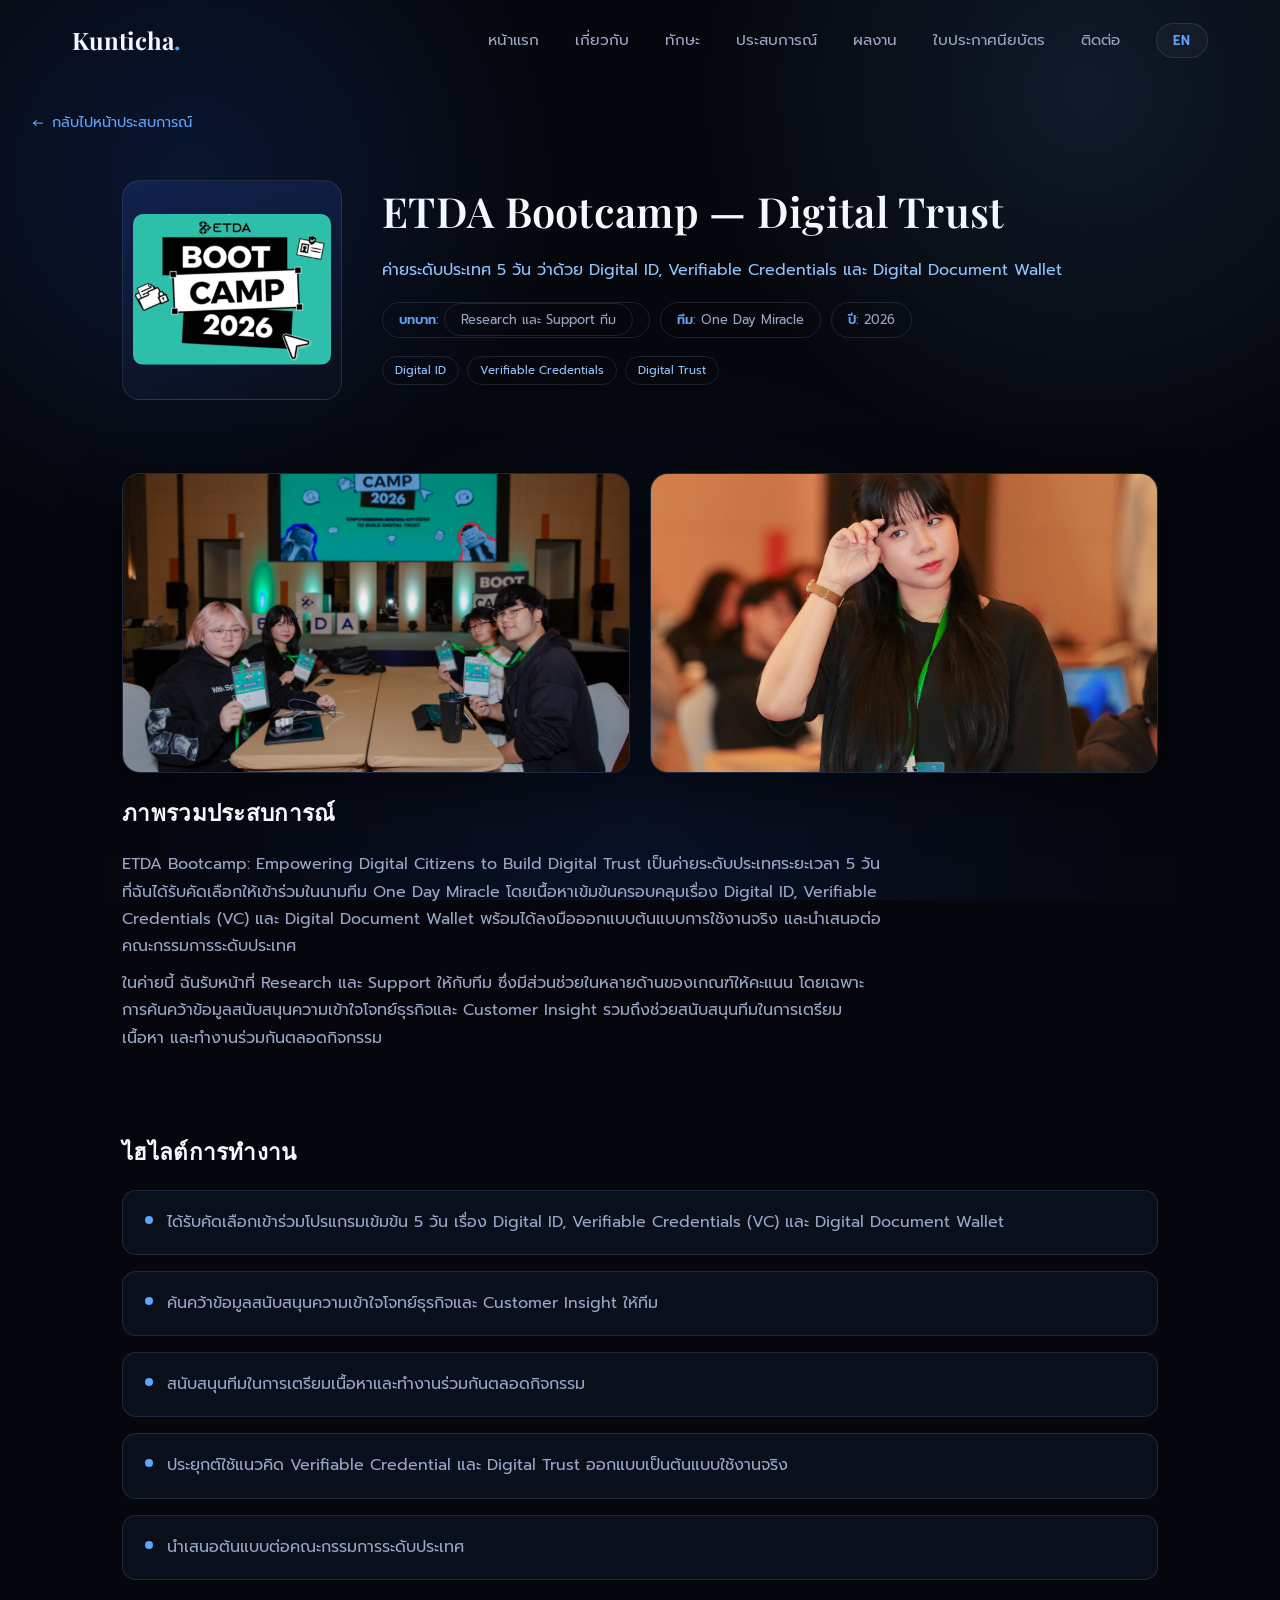
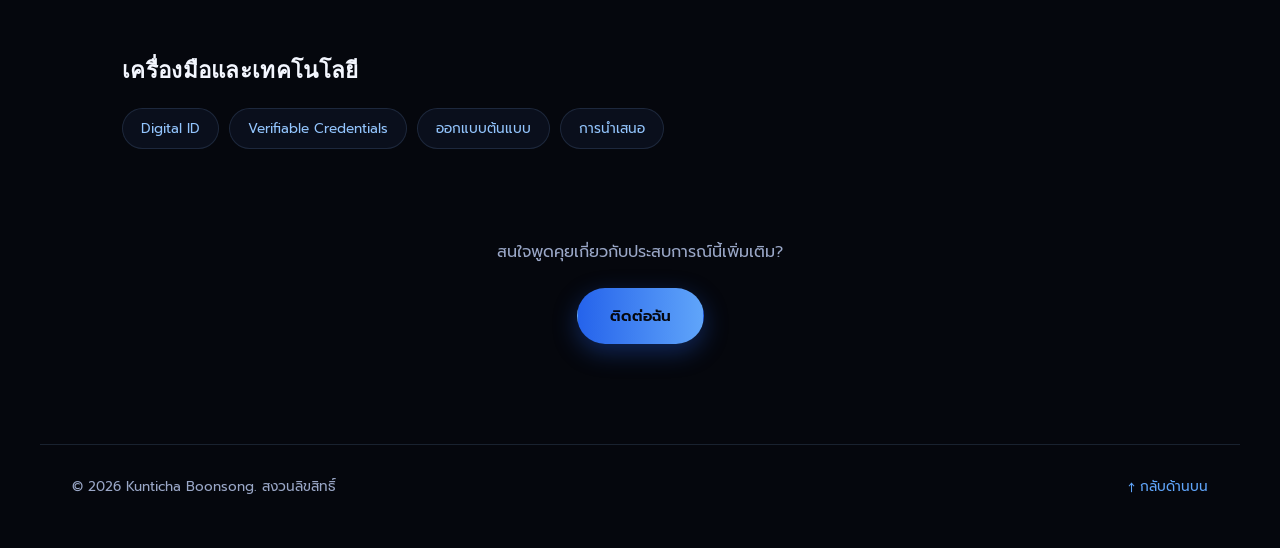
<file: experience/etda-bootcamp.html>
<!DOCTYPE html>
<html lang="th">
<head>
<meta charset="UTF-8">
<meta name="viewport" content="width=device-width, initial-scale=1.0">
<title>ETDA Bootcamp — Digital Trust | Kunticha Boonsong</title>
<link rel="preconnect" href="https://fonts.googleapis.com">
<link rel="preconnect" href="https://fonts.gstatic.com" crossorigin>
<link href="https://fonts.googleapis.com/css2?family=Playfair+Display:wght@500;600;700&family=Prompt:wght@300;400;500;600;700&display=swap" rel="stylesheet">
<link rel="stylesheet" href="../css/style.css?v=6">
</head>
<body data-lang="th">

<div class="bg-glow"></div>
<div id="progress-bar"></div>

<header class="navbar" id="navbar">
  <div class="nav-inner">
    <a href="../index.html#home" class="logo">Kunticha<span class="dot">.</span></a>
    <nav class="nav-links" id="navLinks">
      <a href="../index.html#home" data-th="หน้าแรก" data-en="Home">หน้าแรก</a>
      <a href="../index.html#about" data-th="เกี่ยวกับ" data-en="About">เกี่ยวกับ</a>
      <a href="../index.html#skills" data-th="ทักษะ" data-en="Skills">ทักษะ</a>
      <a href="../index.html#experience" data-th="ประสบการณ์" data-en="Experience">ประสบการณ์</a>
      <a href="../index.html#projects" data-th="ผลงาน" data-en="Projects">ผลงาน</a>
      <a href="../index.html#certificates" data-th="ใบประกาศนียบัตร" data-en="Certificates">ใบประกาศนียบัตร</a>
      <a href="../index.html#contact" data-th="ติดต่อ" data-en="Contact">ติดต่อ</a>
      <button class="lang-toggle" id="langToggle">EN</button>
    </nav>
    <button class="burger" id="burger" aria-label="menu">
      <span></span><span></span><span></span>
    </button>
  </div>
</header>

<a href="../index.html#experience" class="back-link reveal">← <span data-th="กลับไปหน้าประสบการณ์" data-en="Back to Experience">กลับไปหน้าประสบการณ์</span></a>

<section class="project-hero reveal">
  <div class="project-hero-icon"><img src="../pic/projects/etda-head.png" alt="ETDA Bootcamp 2026" onerror="this.remove(); this.parentElement.textContent='🆔'"></div>
  <div>
    <h1 class="project-hero-title">ETDA Bootcamp — Digital Trust</h1>
    <p class="project-hero-sub" data-th="ค่ายระดับประเทศ 5 วัน ว่าด้วย Digital ID, Verifiable Credentials และ Digital Document Wallet" data-en="A 5-day national bootcamp on Digital ID, Verifiable Credentials, and Digital Document Wallets">ค่ายระดับประเทศ 5 วัน ว่าด้วย Digital ID, Verifiable Credentials และ Digital Document Wallet</p>
    <div class="project-meta">
      <span><b data-th="บทบาท" data-en="Role">บทบาท</b>: <span data-th="Research และ Support ทีม" data-en="Research &amp; Team Support">Research และ Support ทีม</span></span>
      <span><b data-th="ทีม" data-en="Team">ทีม</b>: One Day Miracle</span>
      <span><b data-th="ปี" data-en="Year">ปี</b>: 2026</span>
    </div>
    <div class="project-tags">
      <span>Digital ID</span><span>Verifiable Credentials</span><span data-th="Digital Trust" data-en="Digital Trust">Digital Trust</span>
    </div>
  </div>
</section>

<div class="project-gallery reveal">
  <a class="gallery-frame" href="../pic/projects/etda-team.jpg" target="_blank" rel="noopener">
    <img src="../pic/projects/etda-team.jpg" alt="Team One Day Miracle at ETDA Bootcamp">
  </a>
  <a class="gallery-frame" href="../pic/projects/etda-portrait.jpg" target="_blank" rel="noopener">
    <img src="../pic/projects/etda-portrait.jpg" alt="At ETDA Bootcamp 2026">
  </a>
</div>

<section class="detail-section reveal">
  <h3 data-th="ภาพรวมประสบการณ์" data-en="Overview">ภาพรวมประสบการณ์</h3>
  <p class="lang-th">
    ETDA Bootcamp: Empowering Digital Citizens to Build Digital Trust เป็นค่ายระดับประเทศระยะเวลา 5 วัน
    ที่ฉันได้รับคัดเลือกให้เข้าร่วมในนามทีม One Day Miracle โดยเนื้อหาเข้มข้นครอบคลุมเรื่อง Digital ID,
    Verifiable Credentials (VC) และ Digital Document Wallet พร้อมได้ลงมือออกแบบต้นแบบการใช้งานจริง
    และนำเสนอต่อคณะกรรมการระดับประเทศ
  </p>
  <p class="lang-en">
    ETDA Bootcamp: Empowering Digital Citizens to Build Digital Trust is a 5-day national bootcamp I was
    selected to attend as part of Team One Day Miracle. The intensive program covered Digital ID, Verifiable
    Credentials (VC), and Digital Document Wallets, culminating in a working use-case prototype presented to
    a national panel of judges.
  </p>
  <p class="lang-th">
    ในค่ายนี้ ฉันรับหน้าที่ Research และ Support ให้กับทีม ซึ่งมีส่วนช่วยในหลายด้านของเกณฑ์ให้คะแนน
    โดยเฉพาะการค้นคว้าข้อมูลสนับสนุนความเข้าใจโจทย์ธุรกิจและ Customer Insight รวมถึงช่วยสนับสนุนทีมในการเตรียมเนื้อหา
    และทำงานร่วมกันตลอดกิจกรรม
  </p>
  <p class="lang-en">
    In this bootcamp, I took on research and team support duties, contributing to several areas of the
    judging criteria — particularly researching to support the team's understanding of the business problem
    and customer insight, as well as helping the team prepare content and collaborate throughout the event.
  </p>
</section>

<section class="detail-section reveal">
  <h3 data-th="ไฮไลต์การทำงาน" data-en="Key Highlights">ไฮไลต์การทำงาน</h3>
  <ul class="feature-list">
    <li>
      <span class="lang-th">ได้รับคัดเลือกเข้าร่วมโปรแกรมเข้มข้น 5 วัน เรื่อง Digital ID, Verifiable Credentials (VC) และ Digital Document Wallet</span>
      <span class="lang-en">Selected to attend an intensive 5-day program on Digital ID, Verifiable Credentials (VC), and Digital Document Wallets</span>
    </li>
    <li>
      <span class="lang-th">ค้นคว้าข้อมูลสนับสนุนความเข้าใจโจทย์ธุรกิจและ Customer Insight ให้ทีม</span>
      <span class="lang-en">Researched information to support the team's understanding of the business problem and customer insight</span>
    </li>
    <li>
      <span class="lang-th">สนับสนุนทีมในการเตรียมเนื้อหาและทำงานร่วมกันตลอดกิจกรรม</span>
      <span class="lang-en">Supported the team in preparing content and collaborating throughout the event</span>
    </li>
    <li>
      <span class="lang-th">ประยุกต์ใช้แนวคิด Verifiable Credential และ Digital Trust ออกแบบเป็นต้นแบบใช้งานจริง</span>
      <span class="lang-en">Applied Verifiable Credential and Digital Trust concepts to design a working use-case prototype</span>
    </li>
    <li>
      <span class="lang-th">นำเสนอต้นแบบต่อคณะกรรมการระดับประเทศ</span>
      <span class="lang-en">Presented the prototype to a national panel of judges</span>
    </li>
  </ul>
</section>

<section class="detail-section reveal">
  <h3 data-th="เครื่องมือและเทคโนโลยี" data-en="Tools &amp; Technologies">เครื่องมือและเทคโนโลยี</h3>
  <div class="tool-badges">
    <span>Digital ID</span><span>Verifiable Credentials</span><span data-th="ออกแบบต้นแบบ" data-en="Prototype Design">ออกแบบต้นแบบ</span><span data-th="การนำเสนอ" data-en="Public Presentation">การนำเสนอ</span>
  </div>
</section>

<div class="detail-cta reveal">
  <p data-th="สนใจพูดคุยเกี่ยวกับประสบการณ์นี้เพิ่มเติม?" data-en="Want to know more about this experience?">สนใจพูดคุยเกี่ยวกับประสบการณ์นี้เพิ่มเติม?</p>
  <a href="../index.html#contact" class="btn btn-primary" data-th="ติดต่อฉัน" data-en="Contact Me">ติดต่อฉัน</a>
</div>

<footer class="footer">
  <p>© <span id="year"></span> Kunticha Boonsong. <span data-th="สงวนลิขสิทธิ์" data-en="All rights reserved.">สงวนลิขสิทธิ์</span></p>
  <a href="../index.html#home" class="back-top"><span data-th="↑ กลับด้านบน" data-en="↑ Back to top">↑ กลับด้านบน</span></a>
</footer>

<script src="../js/main.js"></script>
</body>
</html>
</file>
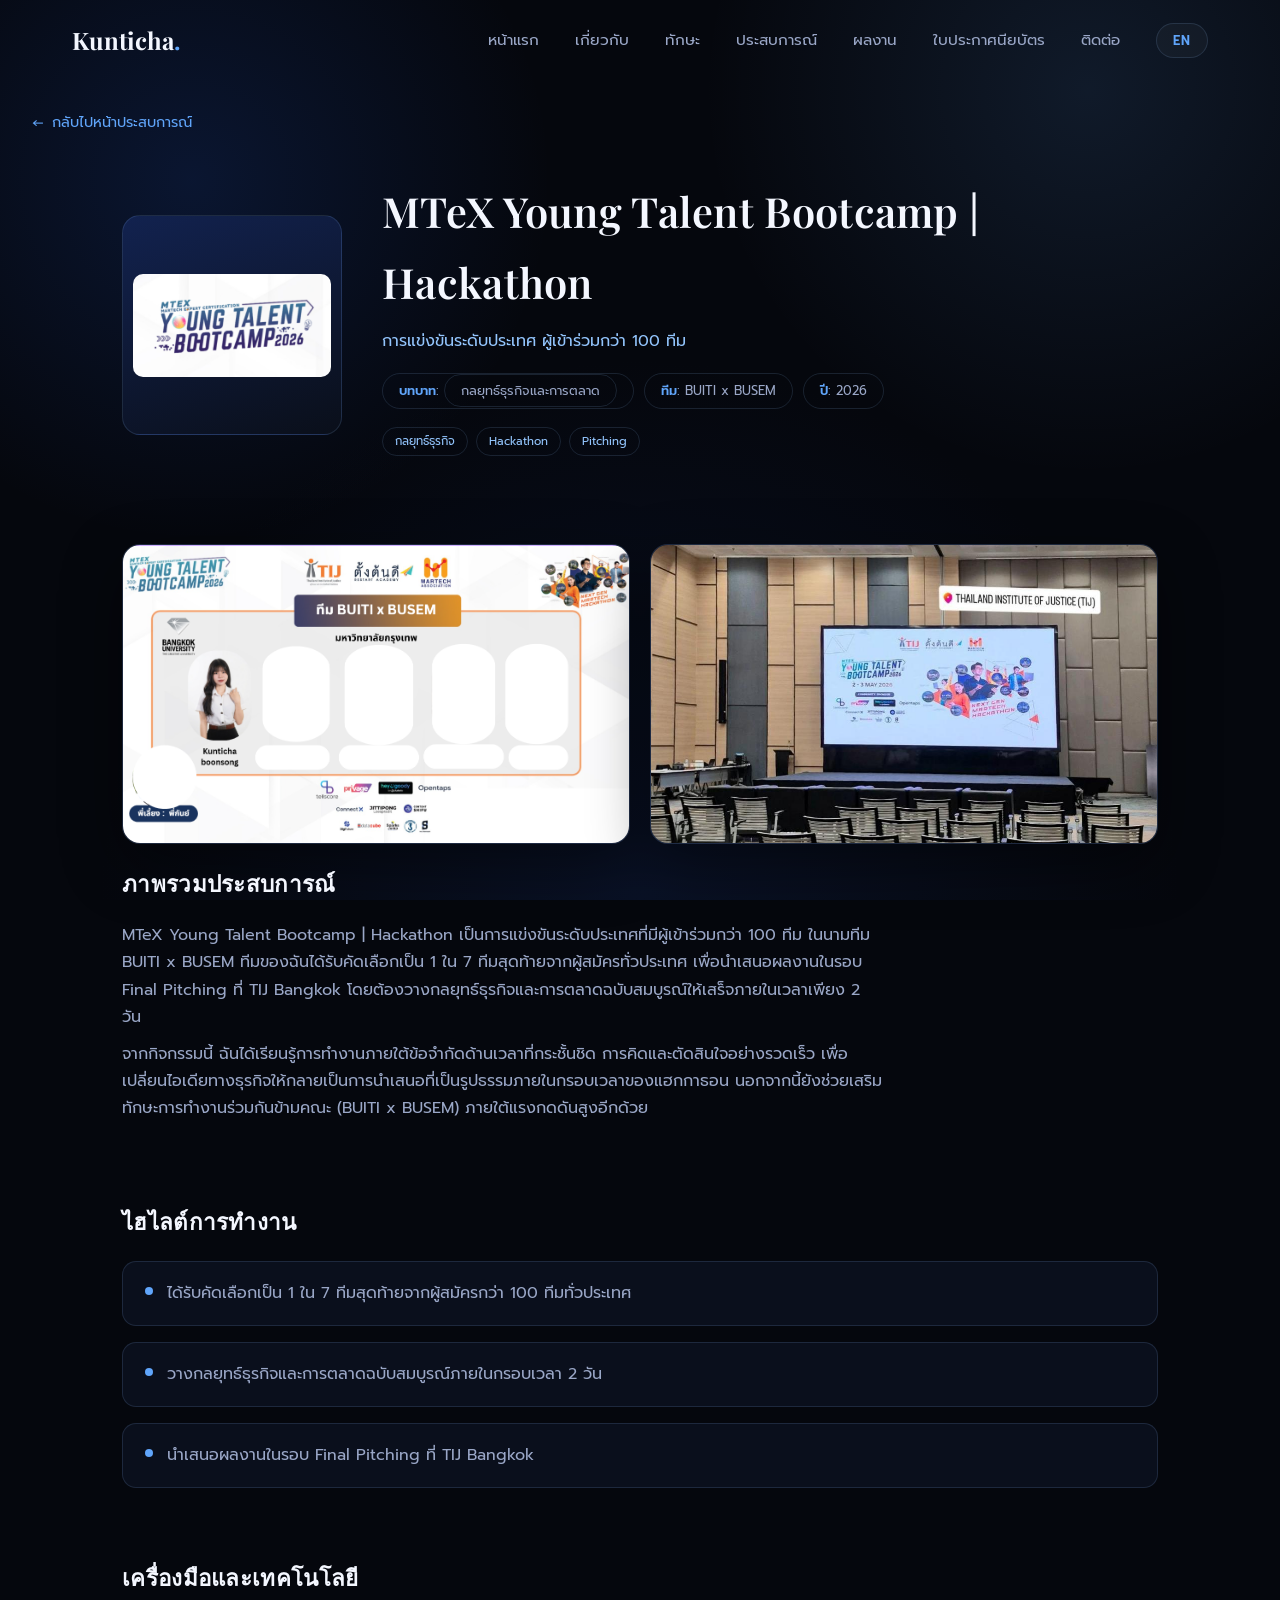
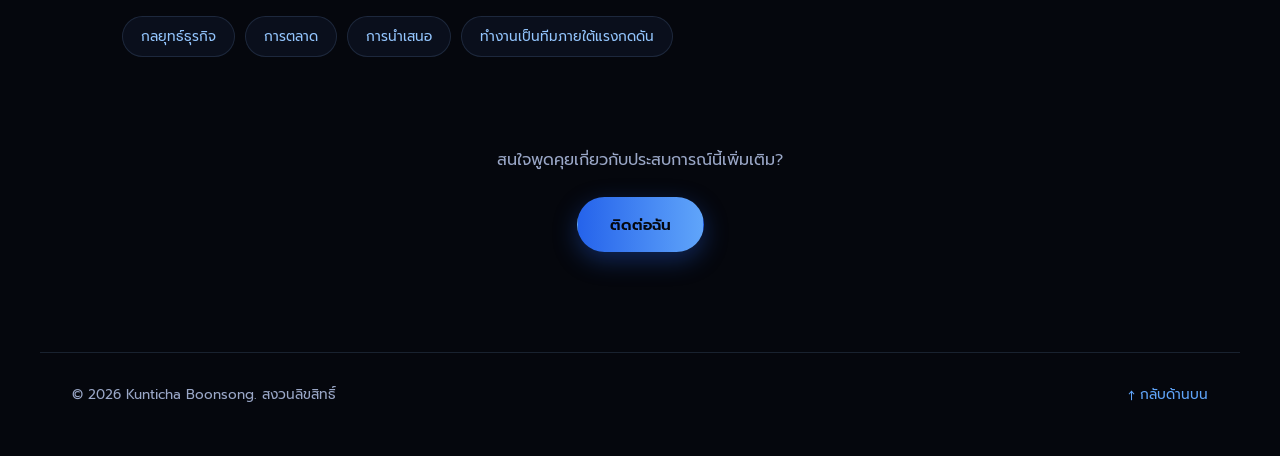
<file: experience/mtex-hackathon.html>
<!DOCTYPE html>
<html lang="th">
<head>
<meta charset="UTF-8">
<meta name="viewport" content="width=device-width, initial-scale=1.0">
<title>MTeX Young Talent Bootcamp | Hackathon | Kunticha Boonsong</title>
<link rel="preconnect" href="https://fonts.googleapis.com">
<link rel="preconnect" href="https://fonts.gstatic.com" crossorigin>
<link href="https://fonts.googleapis.com/css2?family=Playfair+Display:wght@500;600;700&family=Prompt:wght@300;400;500;600;700&display=swap" rel="stylesheet">
<link rel="stylesheet" href="../css/style.css?v=6">
</head>
<body data-lang="th">

<div class="bg-glow"></div>
<div id="progress-bar"></div>

<header class="navbar" id="navbar">
  <div class="nav-inner">
    <a href="../index.html#home" class="logo">Kunticha<span class="dot">.</span></a>
    <nav class="nav-links" id="navLinks">
      <a href="../index.html#home" data-th="หน้าแรก" data-en="Home">หน้าแรก</a>
      <a href="../index.html#about" data-th="เกี่ยวกับ" data-en="About">เกี่ยวกับ</a>
      <a href="../index.html#skills" data-th="ทักษะ" data-en="Skills">ทักษะ</a>
      <a href="../index.html#experience" data-th="ประสบการณ์" data-en="Experience">ประสบการณ์</a>
      <a href="../index.html#projects" data-th="ผลงาน" data-en="Projects">ผลงาน</a>
      <a href="../index.html#certificates" data-th="ใบประกาศนียบัตร" data-en="Certificates">ใบประกาศนียบัตร</a>
      <a href="../index.html#contact" data-th="ติดต่อ" data-en="Contact">ติดต่อ</a>
      <button class="lang-toggle" id="langToggle">EN</button>
    </nav>
    <button class="burger" id="burger" aria-label="menu">
      <span></span><span></span><span></span>
    </button>
  </div>
</header>

<a href="../index.html#experience" class="back-link reveal">← <span data-th="กลับไปหน้าประสบการณ์" data-en="Back to Experience">กลับไปหน้าประสบการณ์</span></a>

<section class="project-hero reveal">
  <div class="project-hero-icon"><img src="../pic/projects/mtex-head.png" alt="MTeX Young Talent Bootcamp 2026" onerror="this.remove(); this.parentElement.textContent='🚀'"></div>
  <div>
    <h1 class="project-hero-title">MTeX Young Talent Bootcamp | Hackathon</h1>
    <p class="project-hero-sub" data-th="การแข่งขันระดับประเทศ ผู้เข้าร่วมกว่า 100 ทีม" data-en="A national competition with over 100 participating teams">การแข่งขันระดับประเทศ ผู้เข้าร่วมกว่า 100 ทีม</p>
    <div class="project-meta">
      <span><b data-th="บทบาท" data-en="Role">บทบาท</b>: <span data-th="กลยุทธ์ธุรกิจและการตลาด" data-en="Business &amp; Marketing Strategy">กลยุทธ์ธุรกิจและการตลาด</span></span>
      <span><b data-th="ทีม" data-en="Team">ทีม</b>: BUITI x BUSEM</span>
      <span><b data-th="ปี" data-en="Year">ปี</b>: 2026</span>
    </div>
    <div class="project-tags">
      <span data-th="กลยุทธ์ธุรกิจ" data-en="Business Strategy">กลยุทธ์ธุรกิจ</span><span>Hackathon</span><span data-th="Pitching" data-en="Pitching">Pitching</span>
    </div>
  </div>
</section>

<div class="project-gallery reveal">
  <a class="gallery-frame" href="../pic/projects/Mtex.png" target="_blank" rel="noopener">
    <img src="../pic/projects/Mtex.png" alt="MTeX Young Talent Bootcamp team BUITI x BUSEM">
  </a>
  <a class="gallery-frame" href="../pic/projects/mtex-venue.jpg" target="_blank" rel="noopener">
    <img src="../pic/projects/mtex-venue.jpg" alt="Final Pitching venue at Thailand Institute of Justice">
  </a>
</div>

<section class="detail-section reveal">
  <h3 data-th="ภาพรวมประสบการณ์" data-en="Overview">ภาพรวมประสบการณ์</h3>
  <p class="lang-th">
    MTeX Young Talent Bootcamp | Hackathon เป็นการแข่งขันระดับประเทศที่มีผู้เข้าร่วมกว่า 100 ทีม ในนามทีม
    BUITI x BUSEM ทีมของฉันได้รับคัดเลือกเป็น 1 ใน 7 ทีมสุดท้ายจากผู้สมัครทั่วประเทศ เพื่อนำเสนอผลงานในรอบ
    Final Pitching ที่ TIJ Bangkok โดยต้องวางกลยุทธ์ธุรกิจและการตลาดฉบับสมบูรณ์ให้เสร็จภายในเวลาเพียง 2 วัน
  </p>
  <p class="lang-en">
    MTeX Young Talent Bootcamp | Hackathon is a national competition with over 100 participating teams. As
    part of Team BUITI x BUSEM, we were selected as one of 7 finalist teams nationwide to pitch at the Final
    Pitching round, TIJ Bangkok — delivering a complete business and marketing strategy within just a 2-day
    hackathon timeframe.
  </p>
  <p class="lang-th">
    จากกิจกรรมนี้ ฉันได้เรียนรู้การทำงานภายใต้ข้อจำกัดด้านเวลาที่กระชั้นชิด การคิดและตัดสินใจอย่างรวดเร็ว
    เพื่อเปลี่ยนไอเดียทางธุรกิจให้กลายเป็นการนำเสนอที่เป็นรูปธรรมภายในกรอบเวลาของแฮกกาธอน
    นอกจากนี้ยังช่วยเสริมทักษะการทำงานร่วมกันข้ามคณะ (BUITI x BUSEM) ภายใต้แรงกดดันสูงอีกด้วย
  </p>
  <p class="lang-en">
    Through this event, I learned how to work under tight time constraints, thinking and making decisions
    quickly to turn a business idea into a concrete pitch within the hackathon's timeframe. It also helped me
    build skills in cross-faculty teamwork (BUITI x BUSEM) under high pressure.
  </p>
</section>

<section class="detail-section reveal">
  <h3 data-th="ไฮไลต์การทำงาน" data-en="Key Highlights">ไฮไลต์การทำงาน</h3>
  <ul class="feature-list">
    <li>
      <span class="lang-th">ได้รับคัดเลือกเป็น 1 ใน 7 ทีมสุดท้ายจากผู้สมัครกว่า 100 ทีมทั่วประเทศ</span>
      <span class="lang-en">Selected as one of 7 finalist teams nationwide from 100+ applicants</span>
    </li>
    <li>
      <span class="lang-th">วางกลยุทธ์ธุรกิจและการตลาดฉบับสมบูรณ์ภายในกรอบเวลา 2 วัน</span>
      <span class="lang-en">Delivered a complete business and marketing strategy pitch within a 2-day hackathon timeframe</span>
    </li>
    <li>
      <span class="lang-th">นำเสนอผลงานในรอบ Final Pitching ที่ TIJ Bangkok</span>
      <span class="lang-en">Presented at the Final Pitching round, TIJ Bangkok</span>
    </li>
  </ul>
</section>

<section class="detail-section reveal">
  <h3 data-th="เครื่องมือและเทคโนโลยี" data-en="Tools &amp; Technologies">เครื่องมือและเทคโนโลยี</h3>
  <div class="tool-badges">
    <span data-th="กลยุทธ์ธุรกิจ" data-en="Business Strategy">กลยุทธ์ธุรกิจ</span><span data-th="การตลาด" data-en="Marketing">การตลาด</span><span data-th="การนำเสนอ" data-en="Public Speaking">การนำเสนอ</span><span data-th="ทำงานเป็นทีมภายใต้แรงกดดัน" data-en="Teamwork Under Pressure">ทำงานเป็นทีมภายใต้แรงกดดัน</span>
  </div>
</section>

<div class="detail-cta reveal">
  <p data-th="สนใจพูดคุยเกี่ยวกับประสบการณ์นี้เพิ่มเติม?" data-en="Want to know more about this experience?">สนใจพูดคุยเกี่ยวกับประสบการณ์นี้เพิ่มเติม?</p>
  <a href="../index.html#contact" class="btn btn-primary" data-th="ติดต่อฉัน" data-en="Contact Me">ติดต่อฉัน</a>
</div>

<footer class="footer">
  <p>© <span id="year"></span> Kunticha Boonsong. <span data-th="สงวนลิขสิทธิ์" data-en="All rights reserved.">สงวนลิขสิทธิ์</span></p>
  <a href="../index.html#home" class="back-top"><span data-th="↑ กลับด้านบน" data-en="↑ Back to top">↑ กลับด้านบน</span></a>
</footer>

<script src="../js/main.js"></script>
</body>
</html>
</file>
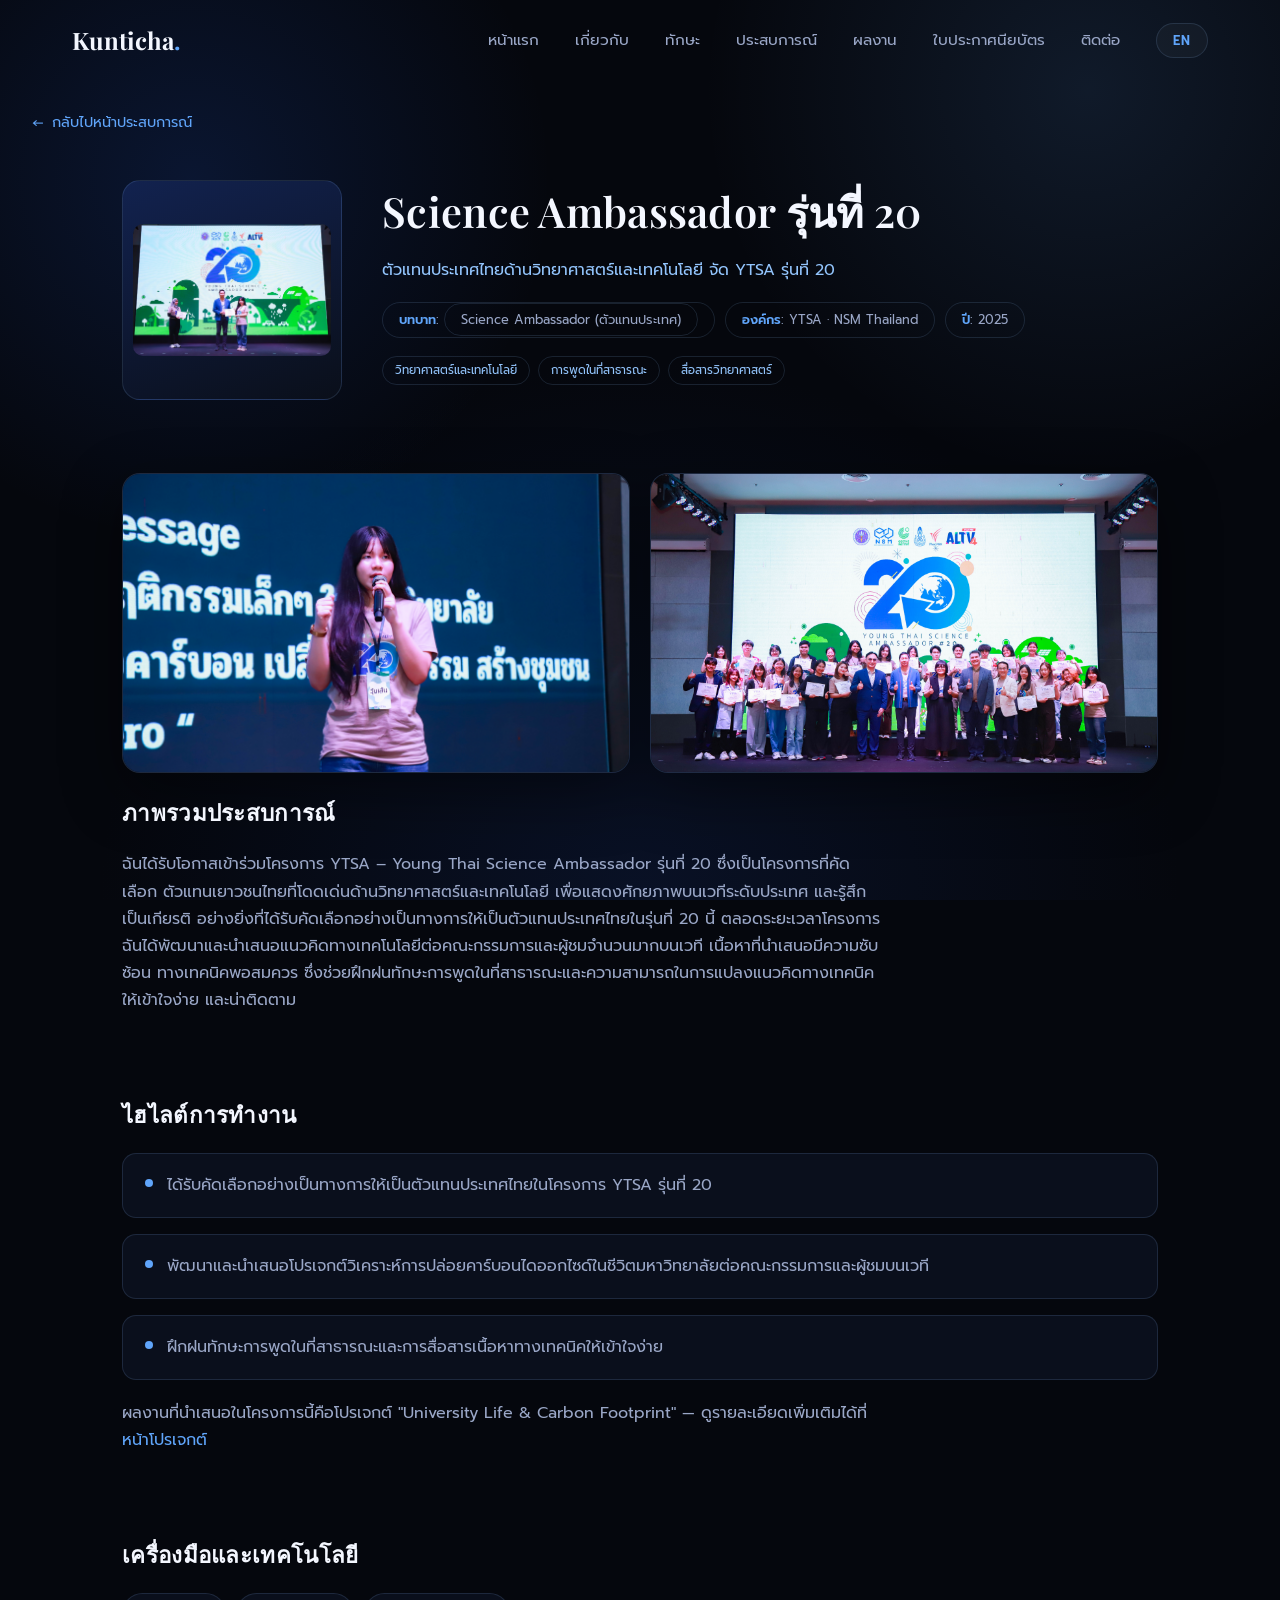
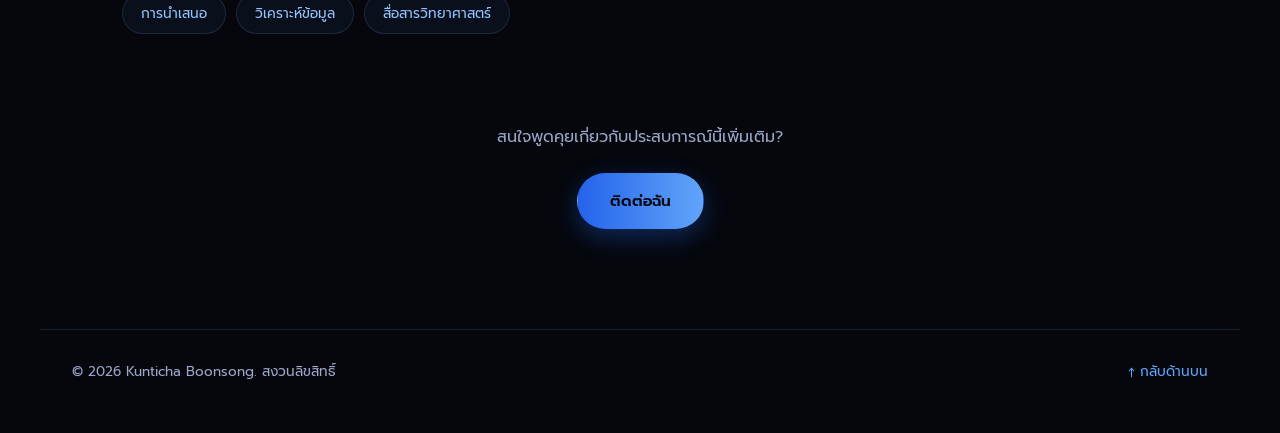
<file: experience/science-ambassador.html>
<!DOCTYPE html>
<html lang="th">
<head>
<meta charset="UTF-8">
<meta name="viewport" content="width=device-width, initial-scale=1.0">
<title>Science Ambassador, 20th Cohort | Kunticha Boonsong</title>
<link rel="preconnect" href="https://fonts.googleapis.com">
<link rel="preconnect" href="https://fonts.gstatic.com" crossorigin>
<link href="https://fonts.googleapis.com/css2?family=Playfair+Display:wght@500;600;700&family=Prompt:wght@300;400;500;600;700&display=swap" rel="stylesheet">
<link rel="stylesheet" href="../css/style.css?v=6">
</head>
<body data-lang="th">

<div class="bg-glow"></div>
<div id="progress-bar"></div>

<header class="navbar" id="navbar">
  <div class="nav-inner">
    <a href="../index.html#home" class="logo">Kunticha<span class="dot">.</span></a>
    <nav class="nav-links" id="navLinks">
      <a href="../index.html#home" data-th="หน้าแรก" data-en="Home">หน้าแรก</a>
      <a href="../index.html#about" data-th="เกี่ยวกับ" data-en="About">เกี่ยวกับ</a>
      <a href="../index.html#skills" data-th="ทักษะ" data-en="Skills">ทักษะ</a>
      <a href="../index.html#experience" data-th="ประสบการณ์" data-en="Experience">ประสบการณ์</a>
      <a href="../index.html#projects" data-th="ผลงาน" data-en="Projects">ผลงาน</a>
      <a href="../index.html#certificates" data-th="ใบประกาศนียบัตร" data-en="Certificates">ใบประกาศนียบัตร</a>
      <a href="../index.html#contact" data-th="ติดต่อ" data-en="Contact">ติดต่อ</a>
      <button class="lang-toggle" id="langToggle">EN</button>
    </nav>
    <button class="burger" id="burger" aria-label="menu">
      <span></span><span></span><span></span>
    </button>
  </div>
</header>

<a href="../index.html#experience" class="back-link reveal">← <span data-th="กลับไปหน้าประสบการณ์" data-en="Back to Experience">กลับไปหน้าประสบการณ์</span></a>

<section class="project-hero reveal">
  <div class="project-hero-icon"><img src="../pic/projects/ytsa-award-ceremony.png" alt="Receiving the YTSA certificate on stage" onerror="this.remove(); this.parentElement.textContent='🔬'"></div>
  <div>
    <h1 class="project-hero-title" data-th="Science Ambassador รุ่นที่ 20" data-en="Science Ambassador, 20th Cohort">Science Ambassador รุ่นที่ 20</h1>
    <p class="project-hero-sub" data-th="ตัวแทนประเทศไทยด้านวิทยาศาสตร์และเทคโนโลยี จัด YTSA รุ่นที่ 20" data-en="Selected as Thailand's representative in science and technology for YTSA's 20th edition">ตัวแทนประเทศไทยด้านวิทยาศาสตร์และเทคโนโลยี จัด YTSA รุ่นที่ 20</p>
    <div class="project-meta">
      <span><b data-th="บทบาท" data-en="Role">บทบาท</b>: <span data-th="Science Ambassador (ตัวแทนประเทศ)" data-en="Science Ambassador (National Representative)">Science Ambassador (ตัวแทนประเทศ)</span></span>
      <span><b data-th="องค์กร" data-en="Organization">องค์กร</b>: YTSA · NSM Thailand</span>
      <span><b data-th="ปี" data-en="Year">ปี</b>: 2025</span>
    </div>
    <div class="project-tags">
      <span data-th="วิทยาศาสตร์และเทคโนโลยี" data-en="Science &amp; Technology">วิทยาศาสตร์และเทคโนโลยี</span><span data-th="การพูดในที่สาธารณะ" data-en="Public Speaking">การพูดในที่สาธารณะ</span><span data-th="สื่อสารวิทยาศาสตร์" data-en="Science Communication">สื่อสารวิทยาศาสตร์</span>
    </div>
  </div>
</section>

<div class="project-gallery reveal">
  <a class="gallery-frame" href="../pic/projects/science-ambassador-stage.jpg" target="_blank" rel="noopener">
    <img src="../pic/projects/science-ambassador-stage.jpg" alt="Presenting on stage at YTSA">
  </a>
  <a class="gallery-frame" href="../pic/projects/ytsa-group-photo.jpg" target="_blank" rel="noopener">
    <img src="../pic/projects/ytsa-group-photo.jpg" alt="YTSA 20th Cohort group photo">
  </a>
</div>

<section class="detail-section reveal">
  <h3 data-th="ภาพรวมประสบการณ์" data-en="Overview">ภาพรวมประสบการณ์</h3>
  <p class="lang-th">
    ฉันได้รับโอกาสเข้าร่วมโครงการ YTSA – Young Thai Science Ambassador รุ่นที่ 20 ซึ่งเป็นโครงการที่คัดเลือก
    ตัวแทนเยาวชนไทยที่โดดเด่นด้านวิทยาศาสตร์และเทคโนโลยี เพื่อแสดงศักยภาพบนเวทีระดับประเทศ และรู้สึกเป็นเกียรติ
    อย่างยิ่งที่ได้รับคัดเลือกอย่างเป็นทางการให้เป็นตัวแทนประเทศไทยในรุ่นที่ 20 นี้ ตลอดระยะเวลาโครงการ
    ฉันได้พัฒนาและนำเสนอแนวคิดทางเทคโนโลยีต่อคณะกรรมการและผู้ชมจำนวนมากบนเวที เนื้อหาที่นำเสนอมีความซับซ้อน
    ทางเทคนิคพอสมควร ซึ่งช่วยฝึกฝนทักษะการพูดในที่สาธารณะและความสามารถในการแปลงแนวคิดทางเทคนิคให้เข้าใจง่าย
    และน่าติดตาม
  </p>
  <p class="lang-en">
    I had the opportunity to participate in YTSA – Young Thai Science Ambassador, 20th edition, a project
    aimed at selecting outstanding young Thai representatives in science and technology to showcase their
    potential on a national stage. I was honored to be officially selected as Thailand's representative for
    the 20th edition. Throughout the project, I developed and presented technological concepts to the
    committee and a large audience on stage — content that was technically complex, which helped me practice
    public speaking and the ability to translate technical ideas into easy-to-understand, engaging
    explanations.
  </p>
</section>

<section class="detail-section reveal">
  <h3 data-th="ไฮไลต์การทำงาน" data-en="Key Highlights">ไฮไลต์การทำงาน</h3>
  <ul class="feature-list">
    <li>
      <span class="lang-th">ได้รับคัดเลือกอย่างเป็นทางการให้เป็นตัวแทนประเทศไทยในโครงการ YTSA รุ่นที่ 20</span>
      <span class="lang-en">Officially selected as Thailand's national representative for YTSA, 20th Cohort</span>
    </li>
    <li>
      <span class="lang-th">พัฒนาและนำเสนอโปรเจกต์วิเคราะห์การปล่อยคาร์บอนไดออกไซด์ในชีวิตมหาวิทยาลัยต่อคณะกรรมการและผู้ชมบนเวที</span>
      <span class="lang-en">Developed and presented the university carbon-footprint analysis project to a committee and live audience</span>
    </li>
    <li>
      <span class="lang-th">ฝึกฝนทักษะการพูดในที่สาธารณะและการสื่อสารเนื้อหาทางเทคนิคให้เข้าใจง่าย</span>
      <span class="lang-en">Practiced public speaking and translating complex technical content into engaging, easy-to-understand explanations</span>
    </li>
  </ul>
  <p class="lang-th" style="margin-top:20px">
    ผลงานที่นำเสนอในโครงการนี้คือโปรเจกต์ "University Life &amp; Carbon Footprint" — ดูรายละเอียดเพิ่มเติมได้ที่
    <a href="../projects/carbon-footprint.html" style="color:var(--blue-light)">หน้าโปรเจกต์</a>
  </p>
  <p class="lang-en" style="margin-top:20px">
    The project presented as part of this program was "University Life &amp; Carbon Footprint" — see more on the
    <a href="../projects/carbon-footprint.html" style="color:var(--blue-light)">project page</a>.
  </p>
</section>

<section class="detail-section reveal">
  <h3 data-th="เครื่องมือและเทคโนโลยี" data-en="Tools &amp; Technologies">เครื่องมือและเทคโนโลยี</h3>
  <div class="tool-badges">
    <span data-th="การนำเสนอ" data-en="Public Presentation">การนำเสนอ</span><span data-th="วิเคราะห์ข้อมูล" data-en="Data Analysis">วิเคราะห์ข้อมูล</span><span data-th="สื่อสารวิทยาศาสตร์" data-en="Science Communication">สื่อสารวิทยาศาสตร์</span>
  </div>
</section>

<div class="detail-cta reveal">
  <p data-th="สนใจพูดคุยเกี่ยวกับประสบการณ์นี้เพิ่มเติม?" data-en="Want to know more about this experience?">สนใจพูดคุยเกี่ยวกับประสบการณ์นี้เพิ่มเติม?</p>
  <a href="../index.html#contact" class="btn btn-primary" data-th="ติดต่อฉัน" data-en="Contact Me">ติดต่อฉัน</a>
</div>

<footer class="footer">
  <p>© <span id="year"></span> Kunticha Boonsong. <span data-th="สงวนลิขสิทธิ์" data-en="All rights reserved.">สงวนลิขสิทธิ์</span></p>
  <a href="../index.html#home" class="back-top"><span data-th="↑ กลับด้านบน" data-en="↑ Back to top">↑ กลับด้านบน</span></a>
</footer>

<script src="../js/main.js"></script>
</body>
</html>
</file>
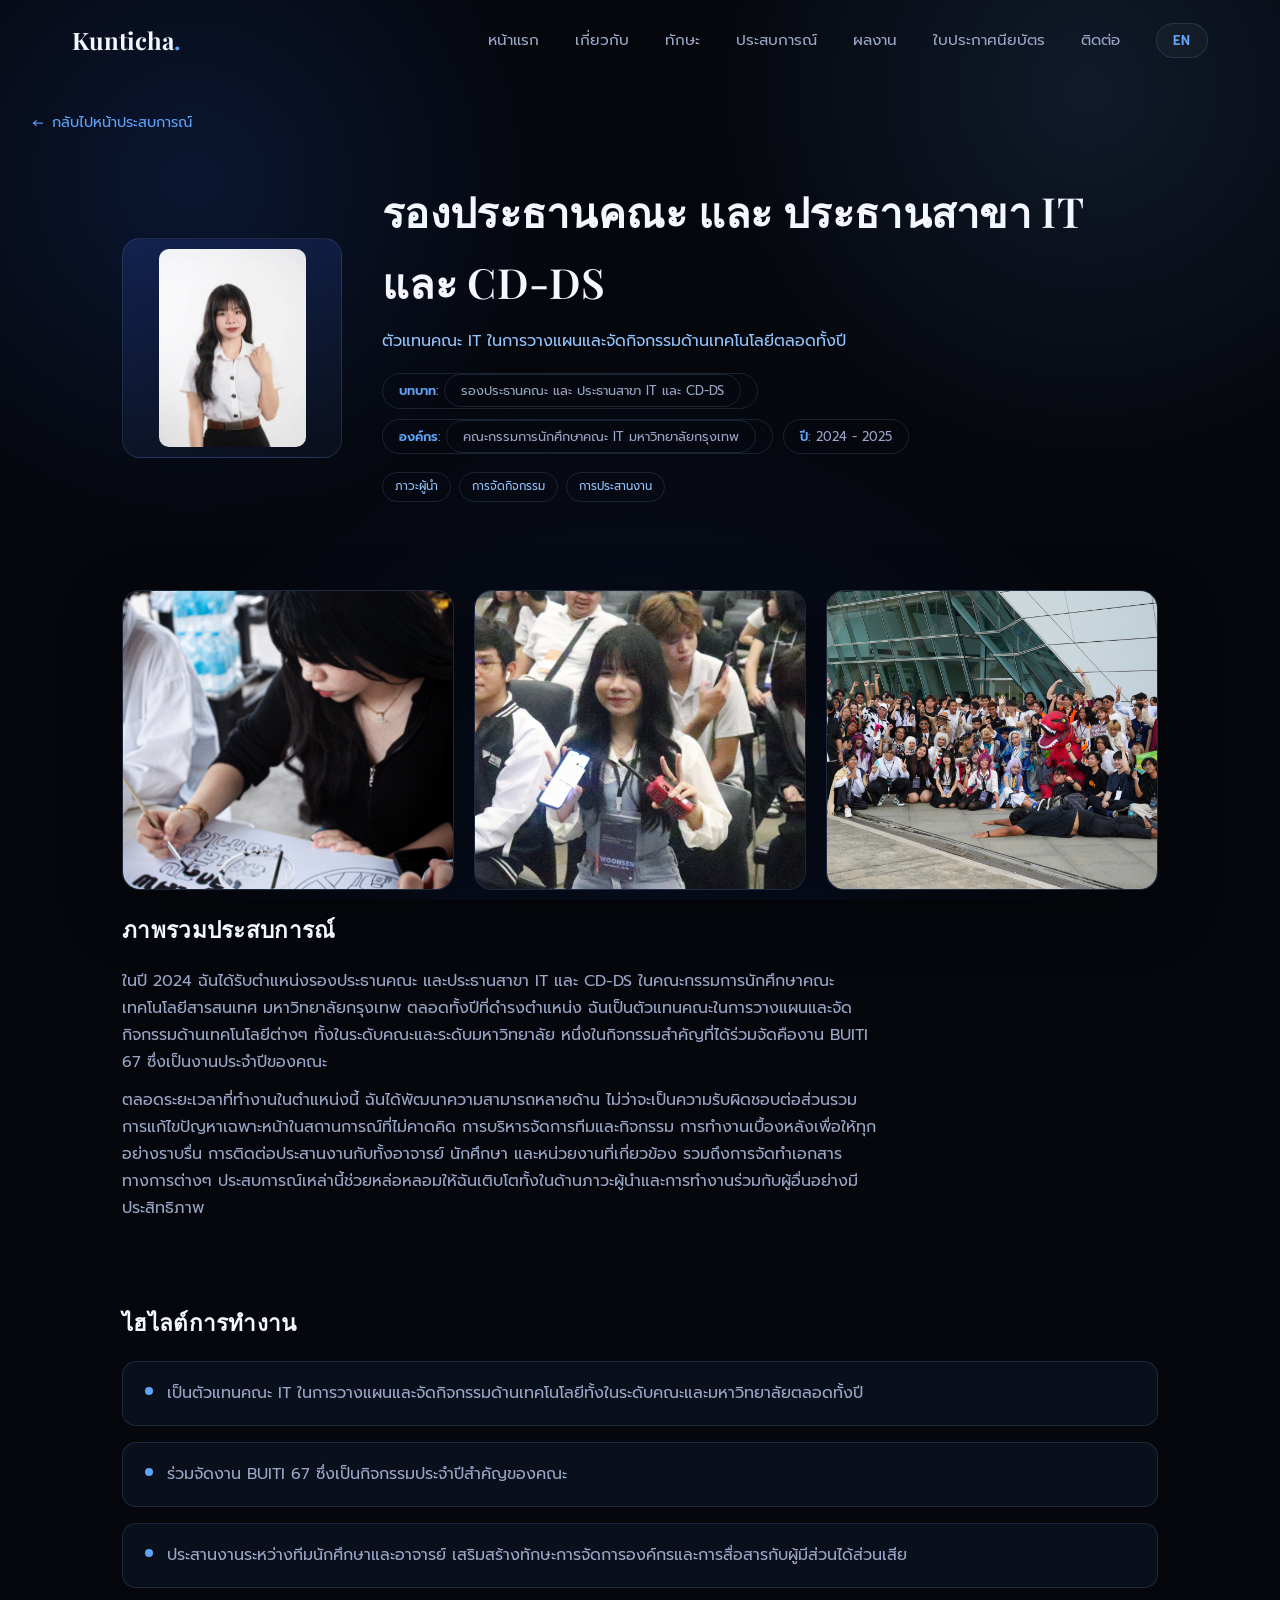
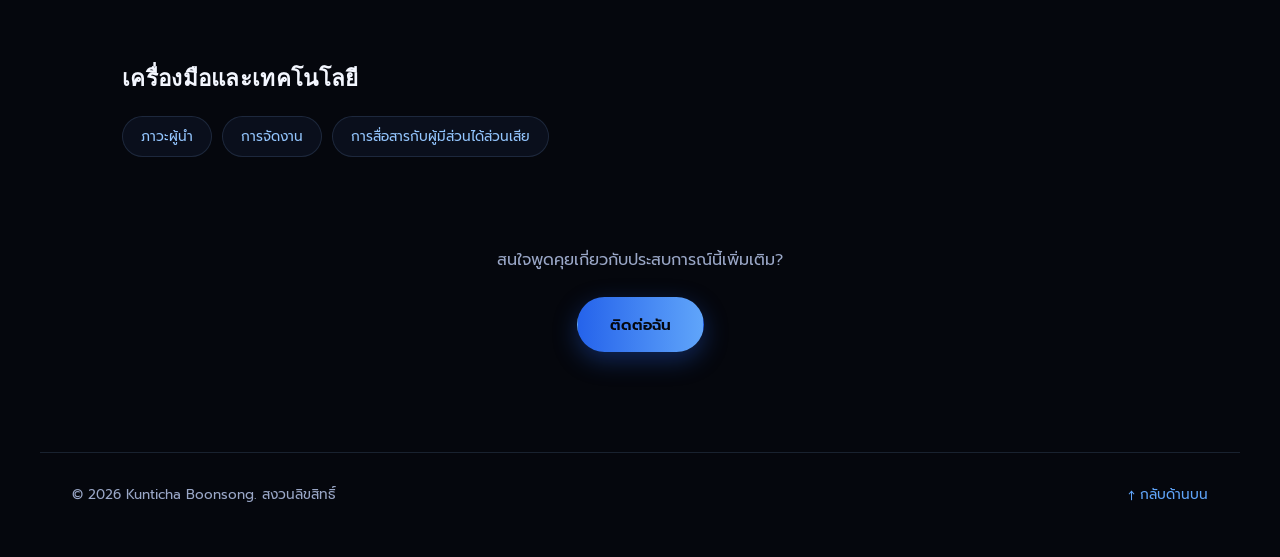
<file: experience/vice-president.html>
<!DOCTYPE html>
<html lang="th">
<head>
<meta charset="UTF-8">
<meta name="viewport" content="width=device-width, initial-scale=1.0">
<title>Faculty Vice President &amp; President, IT and CD-DS Branch | Kunticha Boonsong</title>
<link rel="preconnect" href="https://fonts.googleapis.com">
<link rel="preconnect" href="https://fonts.gstatic.com" crossorigin>
<link href="https://fonts.googleapis.com/css2?family=Playfair+Display:wght@500;600;700&family=Prompt:wght@300;400;500;600;700&display=swap" rel="stylesheet">
<link rel="stylesheet" href="../css/style.css?v=6">
</head>
<body data-lang="th">

<div class="bg-glow"></div>
<div id="progress-bar"></div>

<header class="navbar" id="navbar">
  <div class="nav-inner">
    <a href="../index.html#home" class="logo">Kunticha<span class="dot">.</span></a>
    <nav class="nav-links" id="navLinks">
      <a href="../index.html#home" data-th="หน้าแรก" data-en="Home">หน้าแรก</a>
      <a href="../index.html#about" data-th="เกี่ยวกับ" data-en="About">เกี่ยวกับ</a>
      <a href="../index.html#skills" data-th="ทักษะ" data-en="Skills">ทักษะ</a>
      <a href="../index.html#experience" data-th="ประสบการณ์" data-en="Experience">ประสบการณ์</a>
      <a href="../index.html#projects" data-th="ผลงาน" data-en="Projects">ผลงาน</a>
      <a href="../index.html#certificates" data-th="ใบประกาศนียบัตร" data-en="Certificates">ใบประกาศนียบัตร</a>
      <a href="../index.html#contact" data-th="ติดต่อ" data-en="Contact">ติดต่อ</a>
      <button class="lang-toggle" id="langToggle">EN</button>
    </nav>
    <button class="burger" id="burger" aria-label="menu">
      <span></span><span></span><span></span>
    </button>
  </div>
</header>

<a href="../index.html#experience" class="back-link reveal">← <span data-th="กลับไปหน้าประสบการณ์" data-en="Back to Experience">กลับไปหน้าประสบการณ์</span></a>

<section class="project-hero reveal">
  <div class="project-hero-icon"><img src="../pic/projects/vp-headshot.jpg" alt="Kunticha Boonsong" onerror="this.remove(); this.parentElement.textContent='🎤'"></div>
  <div>
    <h1 class="project-hero-title" data-th="รองประธานคณะ และ ประธานสาขา IT และ CD-DS" data-en="Faculty Vice President &amp; President, IT and CD-DS Branch">รองประธานคณะ และ ประธานสาขา IT และ CD-DS</h1>
    <p class="project-hero-sub" data-th="ตัวแทนคณะ IT ในการวางแผนและจัดกิจกรรมด้านเทคโนโลยีตลอดทั้งปี" data-en="Represented the IT faculty in planning and organizing technology activities throughout the year">ตัวแทนคณะ IT ในการวางแผนและจัดกิจกรรมด้านเทคโนโลยีตลอดทั้งปี</p>
    <div class="project-meta">
      <span><b data-th="บทบาท" data-en="Role">บทบาท</b>: <span data-th="รองประธานคณะ และ ประธานสาขา IT และ CD-DS" data-en="Faculty Vice President &amp; President, IT and CD-DS Branch">รองประธานคณะ และ ประธานสาขา IT และ CD-DS</span></span>
      <span><b data-th="องค์กร" data-en="Organization">องค์กร</b>: <span data-th="คณะกรรมการนักศึกษาคณะ IT มหาวิทยาลัยกรุงเทพ" data-en="Faculty of Information Technology Committee, Bangkok University">คณะกรรมการนักศึกษาคณะ IT มหาวิทยาลัยกรุงเทพ</span></span>
      <span><b data-th="ปี" data-en="Year">ปี</b>: 2024 - 2025</span>
    </div>
    <div class="project-tags">
      <span data-th="ภาวะผู้นำ" data-en="Leadership">ภาวะผู้นำ</span><span data-th="การจัดกิจกรรม" data-en="Event Organizing">การจัดกิจกรรม</span><span data-th="การประสานงาน" data-en="Coordination">การประสานงาน</span>
    </div>
  </div>
</section>

<div class="project-gallery reveal">
  <a class="gallery-frame" href="../pic/projects/vp-painting-banner.jpg" target="_blank" rel="noopener">
    <img src="../pic/projects/vp-painting-banner.jpg" alt="Painting an event banner">
  </a>
  <a class="gallery-frame" href="../pic/projects/vp-event-crowd.jpg" target="_blank" rel="noopener">
    <img src="../pic/projects/vp-event-crowd.jpg" alt="Coordinating at a faculty event">
  </a>
  <a class="gallery-frame" href="../pic/projects/vp-group-event.jpg" target="_blank" rel="noopener">
    <img src="../pic/projects/vp-group-event.jpg" alt="Group photo at a faculty event">
  </a>
</div>

<section class="detail-section reveal">
  <h3 data-th="ภาพรวมประสบการณ์" data-en="Overview">ภาพรวมประสบการณ์</h3>
  <p class="lang-th">
    ในปี 2024 ฉันได้รับตำแหน่งรองประธานคณะ และประธานสาขา IT และ CD-DS ในคณะกรรมการนักศึกษาคณะเทคโนโลยีสารสนเทศ
    มหาวิทยาลัยกรุงเทพ ตลอดทั้งปีที่ดำรงตำแหน่ง ฉันเป็นตัวแทนคณะในการวางแผนและจัดกิจกรรมด้านเทคโนโลยีต่างๆ
    ทั้งในระดับคณะและระดับมหาวิทยาลัย หนึ่งในกิจกรรมสำคัญที่ได้ร่วมจัดคืองาน BUITI 67 ซึ่งเป็นงานประจำปีของคณะ
  </p>
  <p class="lang-en">
    In 2024, I took on the role of Faculty Vice President and President of the IT and CD-DS branch within the
    Faculty of Information Technology Committee, Bangkok University. Throughout the year, I represented the
    department in planning and organizing various technology-related activities at both the faculty and
    university level — including BUITI 67, one of the faculty's major annual events.
  </p>
  <p class="lang-th">
    ตลอดระยะเวลาที่ทำงานในตำแหน่งนี้ ฉันได้พัฒนาความสามารถหลายด้าน ไม่ว่าจะเป็นความรับผิดชอบต่อส่วนรวม
    การแก้ไขปัญหาเฉพาะหน้าในสถานการณ์ที่ไม่คาดคิด การบริหารจัดการทีมและกิจกรรม การทำงานเบื้องหลังเพื่อให้ทุกอย่างราบรื่น
    การติดต่อประสานงานกับทั้งอาจารย์ นักศึกษา และหน่วยงานที่เกี่ยวข้อง รวมถึงการจัดทำเอกสารทางการต่างๆ
    ประสบการณ์เหล่านี้ช่วยหล่อหลอมให้ฉันเติบโตทั้งในด้านภาวะผู้นำและการทำงานร่วมกับผู้อื่นอย่างมีประสิทธิภาพ
  </p>
  <p class="lang-en">
    Throughout my time in this role, I developed a range of abilities — a sense of responsibility toward the
    wider community, quick problem-solving in unexpected situations, managing teams and activities, working
    behind the scenes to keep everything running smoothly, coordinating with faculty, students, and related
    organizations, and preparing official documentation. These experiences shaped my growth in both
    leadership and working effectively with others.
  </p>
</section>

<section class="detail-section reveal">
  <h3 data-th="ไฮไลต์การทำงาน" data-en="Key Highlights">ไฮไลต์การทำงาน</h3>
  <ul class="feature-list">
    <li>
      <span class="lang-th">เป็นตัวแทนคณะ IT ในการวางแผนและจัดกิจกรรมด้านเทคโนโลยีทั้งในระดับคณะและมหาวิทยาลัยตลอดทั้งปี</span>
      <span class="lang-en">Represented the IT faculty in planning and organizing technology-related activities at faculty and university level throughout the year</span>
    </li>
    <li>
      <span class="lang-th">ร่วมจัดงาน BUITI 67 ซึ่งเป็นกิจกรรมประจำปีสำคัญของคณะ</span>
      <span class="lang-en">Helped organize BUITI 67, a major annual faculty event</span>
    </li>
    <li>
      <span class="lang-th">ประสานงานระหว่างทีมนักศึกษาและอาจารย์ เสริมสร้างทักษะการจัดการองค์กรและการสื่อสารกับผู้มีส่วนได้ส่วนเสีย</span>
      <span class="lang-en">Coordinated across student teams and faculty staff, strengthening organizational and stakeholder-communication skills</span>
    </li>
  </ul>
</section>

<section class="detail-section reveal">
  <h3 data-th="เครื่องมือและเทคโนโลยี" data-en="Tools &amp; Technologies">เครื่องมือและเทคโนโลยี</h3>
  <div class="tool-badges">
    <span data-th="ภาวะผู้นำ" data-en="Leadership">ภาวะผู้นำ</span><span data-th="การจัดงาน" data-en="Event Management">การจัดงาน</span><span data-th="การสื่อสารกับผู้มีส่วนได้ส่วนเสีย" data-en="Stakeholder Communication">การสื่อสารกับผู้มีส่วนได้ส่วนเสีย</span>
  </div>
</section>

<div class="detail-cta reveal">
  <p data-th="สนใจพูดคุยเกี่ยวกับประสบการณ์นี้เพิ่มเติม?" data-en="Want to know more about this experience?">สนใจพูดคุยเกี่ยวกับประสบการณ์นี้เพิ่มเติม?</p>
  <a href="../index.html#contact" class="btn btn-primary" data-th="ติดต่อฉัน" data-en="Contact Me">ติดต่อฉัน</a>
</div>

<footer class="footer">
  <p>© <span id="year"></span> Kunticha Boonsong. <span data-th="สงวนลิขสิทธิ์" data-en="All rights reserved.">สงวนลิขสิทธิ์</span></p>
  <a href="../index.html#home" class="back-top"><span data-th="↑ กลับด้านบน" data-en="↑ Back to top">↑ กลับด้านบน</span></a>
</footer>

<script src="../js/main.js"></script>
</body>
</html>
</file>
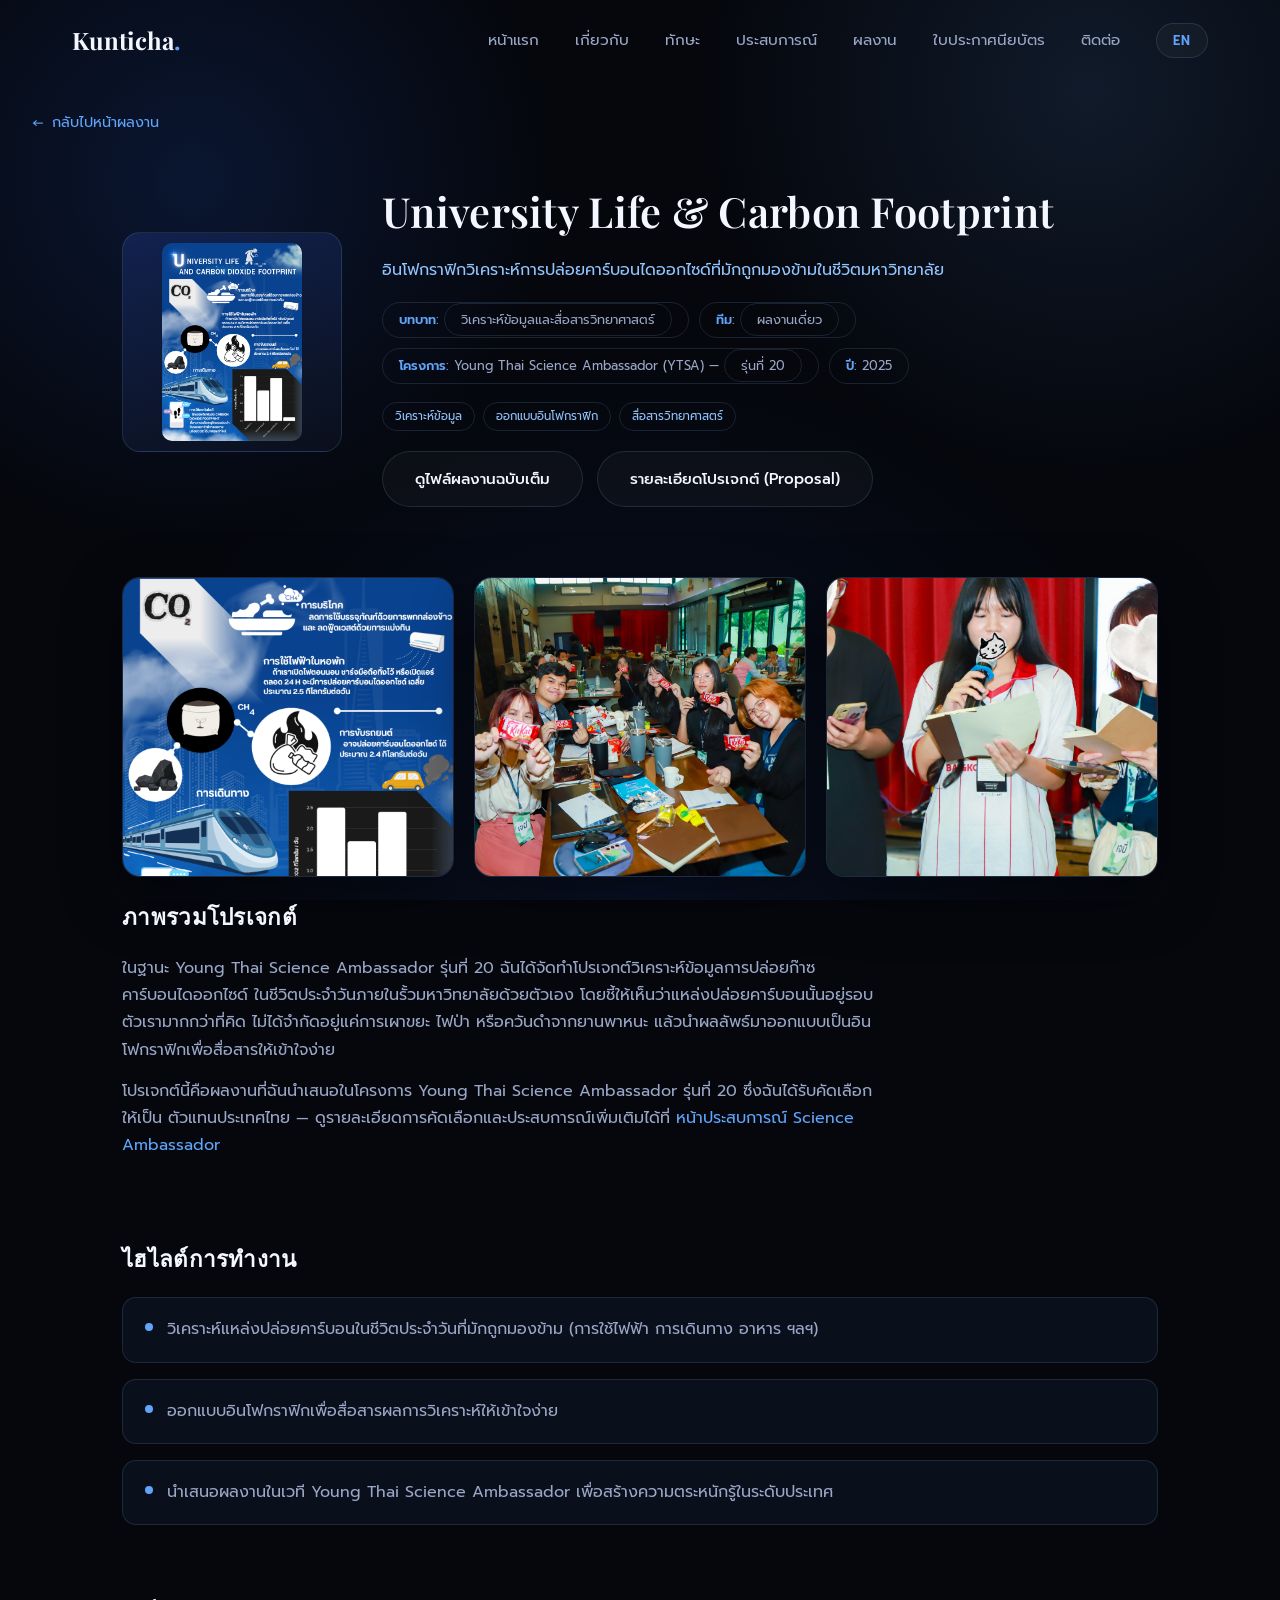
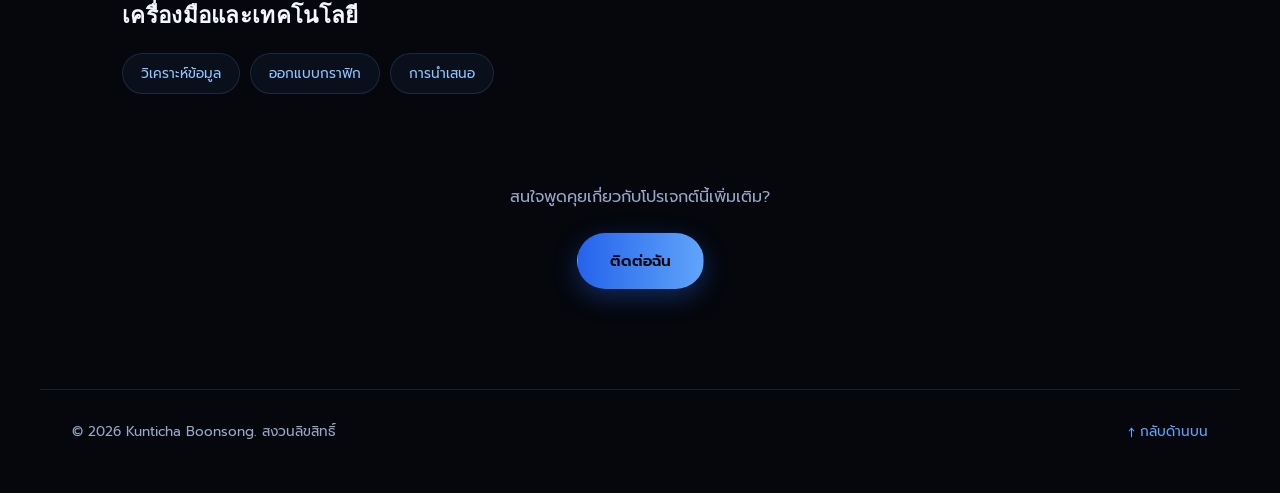
<file: projects/carbon-footprint.html>
<!DOCTYPE html>
<html lang="th">
<head>
<meta charset="UTF-8">
<meta name="viewport" content="width=device-width, initial-scale=1.0">
<title>University Life &amp; Carbon Footprint | Kunticha Boonsong</title>
<link rel="preconnect" href="https://fonts.googleapis.com">
<link rel="preconnect" href="https://fonts.gstatic.com" crossorigin>
<link href="https://fonts.googleapis.com/css2?family=Playfair+Display:wght@500;600;700&family=Prompt:wght@300;400;500;600;700&display=swap" rel="stylesheet">
<link rel="stylesheet" href="../css/style.css?v=6">
</head>
<body data-lang="th">

<div class="bg-glow"></div>
<div id="progress-bar"></div>

<header class="navbar" id="navbar">
  <div class="nav-inner">
    <a href="../index.html#home" class="logo">Kunticha<span class="dot">.</span></a>
    <nav class="nav-links" id="navLinks">
      <a href="../index.html#home" data-th="หน้าแรก" data-en="Home">หน้าแรก</a>
      <a href="../index.html#about" data-th="เกี่ยวกับ" data-en="About">เกี่ยวกับ</a>
      <a href="../index.html#skills" data-th="ทักษะ" data-en="Skills">ทักษะ</a>
      <a href="../index.html#experience" data-th="ประสบการณ์" data-en="Experience">ประสบการณ์</a>
      <a href="../index.html#projects" data-th="ผลงาน" data-en="Projects">ผลงาน</a>
      <a href="../index.html#certificates" data-th="ใบประกาศนียบัตร" data-en="Certificates">ใบประกาศนียบัตร</a>
      <a href="../index.html#contact" data-th="ติดต่อ" data-en="Contact">ติดต่อ</a>
      <button class="lang-toggle" id="langToggle">EN</button>
    </nav>
    <button class="burger" id="burger" aria-label="menu">
      <span></span><span></span><span></span>
    </button>
  </div>
</header>

<a href="../index.html#projects" class="back-link reveal">← <span data-th="กลับไปหน้าผลงาน" data-en="Back to Projects">กลับไปหน้าผลงาน</span></a>

<section class="project-hero reveal">
  <div class="project-hero-icon"><img src="../pic/projects/carbon-footprint-infographic.png" alt="University Life & Carbon Footprint infographic" onerror="this.remove(); this.parentElement.textContent='CO₂'"></div>
  <div>
    <h1 class="project-hero-title">University Life &amp; Carbon Footprint</h1>
    <p class="project-hero-sub" data-th="อินโฟกราฟิกวิเคราะห์การปล่อยคาร์บอนไดออกไซด์ที่มักถูกมองข้ามในชีวิตมหาวิทยาลัย" data-en="A data-driven infographic on overlooked carbon dioxide emission sources in university life">อินโฟกราฟิกวิเคราะห์การปล่อยคาร์บอนไดออกไซด์ที่มักถูกมองข้ามในชีวิตมหาวิทยาลัย</p>
    <div class="project-meta">
      <span><b data-th="บทบาท" data-en="Role">บทบาท</b>: <span data-th="วิเคราะห์ข้อมูลและสื่อสารวิทยาศาสตร์" data-en="Data Analyst &amp; Science Communicator">วิเคราะห์ข้อมูลและสื่อสารวิทยาศาสตร์</span></span>
      <span><b data-th="ทีม" data-en="Team">ทีม</b>: <span data-th="ผลงานเดี่ยว" data-en="Individual Project">ผลงานเดี่ยว</span></span>
      <span><b data-th="โครงการ" data-en="Program">โครงการ</b>: Young Thai Science Ambassador (YTSA) — <span data-th="รุ่นที่ 20" data-en="20th Cohort">รุ่นที่ 20</span></span>
      <span><b data-th="ปี" data-en="Year">ปี</b>: 2025</span>
    </div>
    <div class="project-tags">
      <span data-th="วิเคราะห์ข้อมูล" data-en="Data Analysis">วิเคราะห์ข้อมูล</span><span data-th="ออกแบบอินโฟกราฟิก" data-en="Infographic Design">ออกแบบอินโฟกราฟิก</span><span data-th="สื่อสารวิทยาศาสตร์" data-en="Science Communication">สื่อสารวิทยาศาสตร์</span>
    </div>
    <div style="display:flex; flex-wrap:wrap; gap:14px; margin-top:20px">
      <a href="../pic/projects/carbon-footprint-infographic.png" target="_blank" rel="noopener" class="btn btn-ghost" data-th="ดูไฟล์ผลงานฉบับเต็ม" data-en="View Full Artwork">ดูไฟล์ผลงานฉบับเต็ม</a>
      <a href="../pic/projects/proposal-ytsa.pdf" target="_blank" rel="noopener" class="btn btn-ghost" data-th="รายละเอียดโปรเจกต์ (Proposal)" data-en="Project Proposal (PDF)">รายละเอียดโปรเจกต์ (Proposal)</a>
    </div>
  </div>
</section>

<div class="project-gallery reveal">
  <a class="gallery-frame" href="../pic/projects/carbon-footprint-infographic.png" target="_blank" rel="noopener">
    <img src="../pic/projects/carbon-footprint-infographic.png" alt="University Life &amp; Carbon Footprint infographic">
  </a>
  <a class="gallery-frame" href="../pic/projects/ytsa-casual-group.jpg" target="_blank" rel="noopener">
    <img src="../pic/projects/ytsa-casual-group.jpg" alt="YTSA team members together">
  </a>
  <a class="gallery-frame" href="../pic/projects/ytsa-presenting.jpg" target="_blank" rel="noopener">
    <img src="../pic/projects/ytsa-presenting.jpg" alt="Presenting findings at YTSA">
  </a>
</div>

<section class="detail-section reveal">
  <h3 data-th="ภาพรวมโปรเจกต์" data-en="Project Overview">ภาพรวมโปรเจกต์</h3>
  <p class="lang-th">
    ในฐานะ Young Thai Science Ambassador รุ่นที่ 20 ฉันได้จัดทำโปรเจกต์วิเคราะห์ข้อมูลการปล่อยก๊าซคาร์บอนไดออกไซด์
    ในชีวิตประจำวันภายในรั้วมหาวิทยาลัยด้วยตัวเอง โดยชี้ให้เห็นว่าแหล่งปล่อยคาร์บอนนั้นอยู่รอบตัวเรามากกว่าที่คิด
    ไม่ได้จำกัดอยู่แค่การเผาขยะ ไฟป่า หรือควันดำจากยานพาหนะ แล้วนำผลลัพธ์มาออกแบบเป็นอินโฟกราฟิกเพื่อสื่อสารให้เข้าใจง่าย
  </p>
  <p class="lang-en">
    As a Young Thai Science Ambassador, 20th Cohort, I conducted an independent data-analysis project on daily
    carbon dioxide emissions within university settings — highlighting that carbon emissions are far more
    prevalent around us than we realize, extending well beyond burning waste, forest fires, or vehicle exhaust.
    The findings were designed into a clear, accessible infographic.
  </p>
  <p class="lang-th" style="margin-top:14px">
    โปรเจกต์นี้คือผลงานที่ฉันนำเสนอในโครงการ Young Thai Science Ambassador รุ่นที่ 20 ซึ่งฉันได้รับคัดเลือกให้เป็น
    ตัวแทนประเทศไทย — ดูรายละเอียดการคัดเลือกและประสบการณ์เพิ่มเติมได้ที่
    <a href="../experience/science-ambassador.html" style="color:var(--blue-light)">หน้าประสบการณ์ Science Ambassador</a>
  </p>
  <p class="lang-en" style="margin-top:14px">
    This project is the work I presented as part of Young Thai Science Ambassador, 20th Cohort, where I was
    selected as Thailand's representative — see more about the selection and experience on the
    <a href="../experience/science-ambassador.html" style="color:var(--blue-light)">Science Ambassador experience page</a>.
  </p>
</section>

<section class="detail-section reveal">
  <h3 data-th="ไฮไลต์การทำงาน" data-en="Key Highlights">ไฮไลต์การทำงาน</h3>
  <ul class="feature-list">
    <li>
      <span class="lang-th">วิเคราะห์แหล่งปล่อยคาร์บอนในชีวิตประจำวันที่มักถูกมองข้าม (การใช้ไฟฟ้า การเดินทาง อาหาร ฯลฯ)</span>
      <span class="lang-en">Analyzed overlooked everyday carbon emission sources (electricity use, transportation, food, etc.)</span>
    </li>
    <li>
      <span class="lang-th">ออกแบบอินโฟกราฟิกเพื่อสื่อสารผลการวิเคราะห์ให้เข้าใจง่าย</span>
      <span class="lang-en">Designed an infographic to communicate the findings clearly</span>
    </li>
    <li>
      <span class="lang-th">นำเสนอผลงานในเวที Young Thai Science Ambassador เพื่อสร้างความตระหนักรู้ในระดับประเทศ</span>
      <span class="lang-en">Presented findings at the Young Thai Science Ambassador event to raise national awareness</span>
    </li>
  </ul>
</section>

<section class="detail-section reveal">
  <h3 data-th="เครื่องมือและเทคโนโลยี" data-en="Tools &amp; Technologies">เครื่องมือและเทคโนโลยี</h3>
  <div class="tool-badges">
    <span data-th="วิเคราะห์ข้อมูล" data-en="Data Analysis">วิเคราะห์ข้อมูล</span><span data-th="ออกแบบกราฟิก" data-en="Graphic Design">ออกแบบกราฟิก</span><span data-th="การนำเสนอ" data-en="Public Presentation">การนำเสนอ</span>
  </div>
</section>

<div class="detail-cta reveal">
  <p data-th="สนใจพูดคุยเกี่ยวกับโปรเจกต์นี้เพิ่มเติม?" data-en="Want to know more about this project?">สนใจพูดคุยเกี่ยวกับโปรเจกต์นี้เพิ่มเติม?</p>
  <a href="../index.html#contact" class="btn btn-primary" data-th="ติดต่อฉัน" data-en="Contact Me">ติดต่อฉัน</a>
</div>

<footer class="footer">
  <p>© <span id="year"></span> Kunticha Boonsong. <span data-th="สงวนลิขสิทธิ์" data-en="All rights reserved.">สงวนลิขสิทธิ์</span></p>
  <a href="../index.html#home" class="back-top"><span data-th="↑ กลับด้านบน" data-en="↑ Back to top">↑ กลับด้านบน</span></a>
</footer>

<script src="../js/main.js"></script>
</body>
</html>
</file>
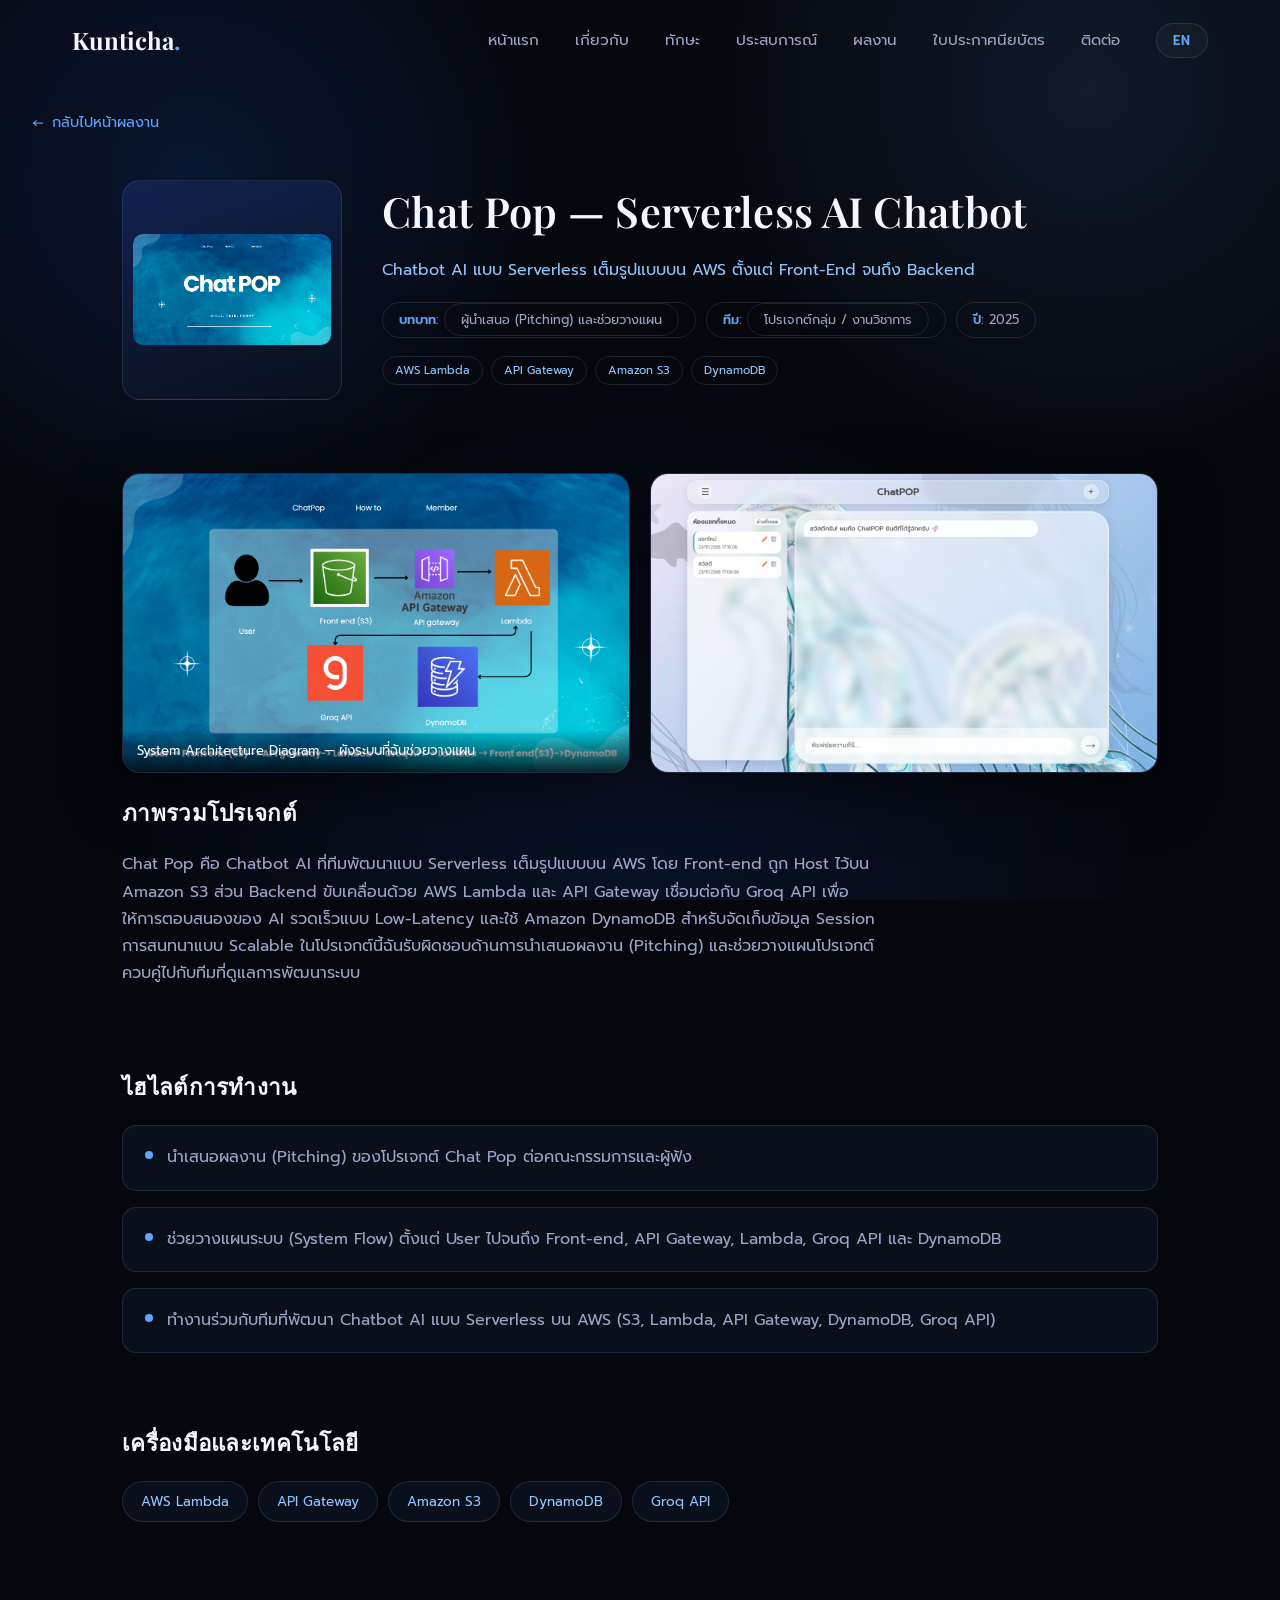
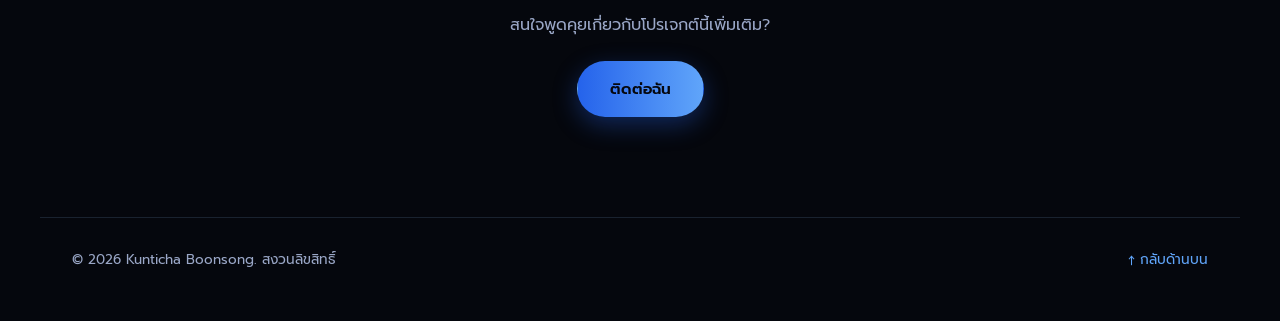
<file: projects/chat-pop.html>
<!DOCTYPE html>
<html lang="th">
<head>
<meta charset="UTF-8">
<meta name="viewport" content="width=device-width, initial-scale=1.0">
<title>Chat Pop — Serverless AI Chatbot | Kunticha Boonsong</title>
<link rel="preconnect" href="https://fonts.googleapis.com">
<link rel="preconnect" href="https://fonts.gstatic.com" crossorigin>
<link href="https://fonts.googleapis.com/css2?family=Playfair+Display:wght@500;600;700&family=Prompt:wght@300;400;500;600;700&display=swap" rel="stylesheet">
<link rel="stylesheet" href="../css/style.css?v=6">
</head>
<body data-lang="th">

<div class="bg-glow"></div>
<div id="progress-bar"></div>

<header class="navbar" id="navbar">
  <div class="nav-inner">
    <a href="../index.html#home" class="logo">Kunticha<span class="dot">.</span></a>
    <nav class="nav-links" id="navLinks">
      <a href="../index.html#home" data-th="หน้าแรก" data-en="Home">หน้าแรก</a>
      <a href="../index.html#about" data-th="เกี่ยวกับ" data-en="About">เกี่ยวกับ</a>
      <a href="../index.html#skills" data-th="ทักษะ" data-en="Skills">ทักษะ</a>
      <a href="../index.html#experience" data-th="ประสบการณ์" data-en="Experience">ประสบการณ์</a>
      <a href="../index.html#projects" data-th="ผลงาน" data-en="Projects">ผลงาน</a>
      <a href="../index.html#certificates" data-th="ใบประกาศนียบัตร" data-en="Certificates">ใบประกาศนียบัตร</a>
      <a href="../index.html#contact" data-th="ติดต่อ" data-en="Contact">ติดต่อ</a>
      <button class="lang-toggle" id="langToggle">EN</button>
    </nav>
    <button class="burger" id="burger" aria-label="menu">
      <span></span><span></span><span></span>
    </button>
  </div>
</header>

<a href="../index.html#projects" class="back-link reveal">← <span data-th="กลับไปหน้าผลงาน" data-en="Back to Projects">กลับไปหน้าผลงาน</span></a>

<section class="project-hero reveal">
  <div class="project-hero-icon"><img src="../pic/projects/chatpop-head.png" alt="Chat Pop" onerror="this.remove(); this.parentElement.textContent='CP'"></div>
  <div>
    <h1 class="project-hero-title">Chat Pop — Serverless AI Chatbot</h1>
    <p class="project-hero-sub" data-th="Chatbot AI แบบ Serverless เต็มรูปแบบบน AWS ตั้งแต่ Front-End จนถึง Backend" data-en="A fully serverless AI chatbot on AWS, from front-end to backend">Chatbot AI แบบ Serverless เต็มรูปแบบบน AWS ตั้งแต่ Front-End จนถึง Backend</p>
    <div class="project-meta">
      <span><b data-th="บทบาท" data-en="Role">บทบาท</b>: <span data-th="ผู้นำเสนอ (Pitching) และช่วยวางแผน" data-en="Pitching &amp; Planning Support">ผู้นำเสนอ (Pitching) และช่วยวางแผน</span></span>
      <span><b data-th="ทีม" data-en="Team">ทีม</b>: <span data-th="โปรเจกต์กลุ่ม / งานวิชาการ" data-en="Group / Academic Project">โปรเจกต์กลุ่ม / งานวิชาการ</span></span>
      <span><b data-th="ปี" data-en="Year">ปี</b>: 2025</span>
    </div>
    <div class="project-tags">
      <span>AWS Lambda</span><span>API Gateway</span><span>Amazon S3</span><span>DynamoDB</span>
    </div>
  </div>
</section>

<div class="project-gallery reveal">
  <a class="gallery-frame" href="../pic/projects/chatpop-architecture.png" target="_blank" rel="noopener">
    <img src="../pic/projects/chatpop-architecture.png" alt="Chat Pop system architecture diagram">
    <span class="gallery-caption lang-th">System Architecture Diagram — ผังระบบที่ฉันช่วยวางแผน</span>
    <span class="gallery-caption lang-en">System Architecture Diagram — I helped plan this system flow</span>
  </a>
  <a class="gallery-frame" href="../pic/projects/chatpop-ui.png" target="_blank" rel="noopener">
    <img src="../pic/projects/chatpop-ui.png" alt="Chat Pop chatbot interface">
  </a>
</div>

<section class="detail-section reveal">
  <h3 data-th="ภาพรวมโปรเจกต์" data-en="Project Overview">ภาพรวมโปรเจกต์</h3>
  <p class="lang-th">
    Chat Pop คือ Chatbot AI ที่ทีมพัฒนาแบบ Serverless เต็มรูปแบบบน AWS โดย Front-end ถูก Host ไว้บน Amazon S3
    ส่วน Backend ขับเคลื่อนด้วย AWS Lambda และ API Gateway เชื่อมต่อกับ Groq API เพื่อให้การตอบสนองของ AI
    รวดเร็วแบบ Low-Latency และใช้ Amazon DynamoDB สำหรับจัดเก็บข้อมูล Session การสนทนาแบบ Scalable
    ในโปรเจกต์นี้ฉันรับผิดชอบด้านการนำเสนอผลงาน (Pitching) และช่วยวางแผนโปรเจกต์ ควบคู่ไปกับทีมที่ดูแลการพัฒนาระบบ
  </p>
  <p class="lang-en">
    Chat Pop is a fully serverless AI chatbot built by the team on AWS. The front-end is hosted on Amazon S3,
    while the backend is powered by AWS Lambda and API Gateway. It integrates the Groq API for low-latency AI
    responses and uses Amazon DynamoDB for scalable chat-session storage. On this project, I was responsible
    for pitching the work and supporting project planning, alongside the team who handled the system
    development.
  </p>
</section>

<section class="detail-section reveal">
  <h3 data-th="ไฮไลต์การทำงาน" data-en="Key Highlights">ไฮไลต์การทำงาน</h3>
  <ul class="feature-list">
    <li>
      <span class="lang-th">นำเสนอผลงาน (Pitching) ของโปรเจกต์ Chat Pop ต่อคณะกรรมการและผู้ฟัง</span>
      <span class="lang-en">Pitched the Chat Pop project to the judging panel and audience</span>
    </li>
    <li>
      <span class="lang-th">ช่วยวางแผนระบบ (System Flow) ตั้งแต่ User ไปจนถึง Front-end, API Gateway, Lambda, Groq API และ DynamoDB</span>
      <span class="lang-en">Helped plan the system flow — from the user through the front-end, API Gateway, Lambda, Groq API, and DynamoDB</span>
    </li>
    <li>
      <span class="lang-th">ทำงานร่วมกับทีมที่พัฒนา Chatbot AI แบบ Serverless บน AWS (S3, Lambda, API Gateway, DynamoDB, Groq API)</span>
      <span class="lang-en">Collaborated with the team that built the serverless AI chatbot on AWS (S3, Lambda, API Gateway, DynamoDB, Groq API)</span>
    </li>
  </ul>
</section>

<section class="detail-section reveal">
  <h3 data-th="เครื่องมือและเทคโนโลยี" data-en="Tools &amp; Technologies">เครื่องมือและเทคโนโลยี</h3>
  <div class="tool-badges">
    <span>AWS Lambda</span><span>API Gateway</span><span>Amazon S3</span><span>DynamoDB</span><span>Groq API</span>
  </div>
</section>

<div class="detail-cta reveal">
  <p data-th="สนใจพูดคุยเกี่ยวกับโปรเจกต์นี้เพิ่มเติม?" data-en="Want to know more about this project?">สนใจพูดคุยเกี่ยวกับโปรเจกต์นี้เพิ่มเติม?</p>
  <a href="../index.html#contact" class="btn btn-primary" data-th="ติดต่อฉัน" data-en="Contact Me">ติดต่อฉัน</a>
</div>

<footer class="footer">
  <p>© <span id="year"></span> Kunticha Boonsong. <span data-th="สงวนลิขสิทธิ์" data-en="All rights reserved.">สงวนลิขสิทธิ์</span></p>
  <a href="../index.html#home" class="back-top"><span data-th="↑ กลับด้านบน" data-en="↑ Back to top">↑ กลับด้านบน</span></a>
</footer>

<script src="../js/main.js"></script>
</body>
</html>
</file>
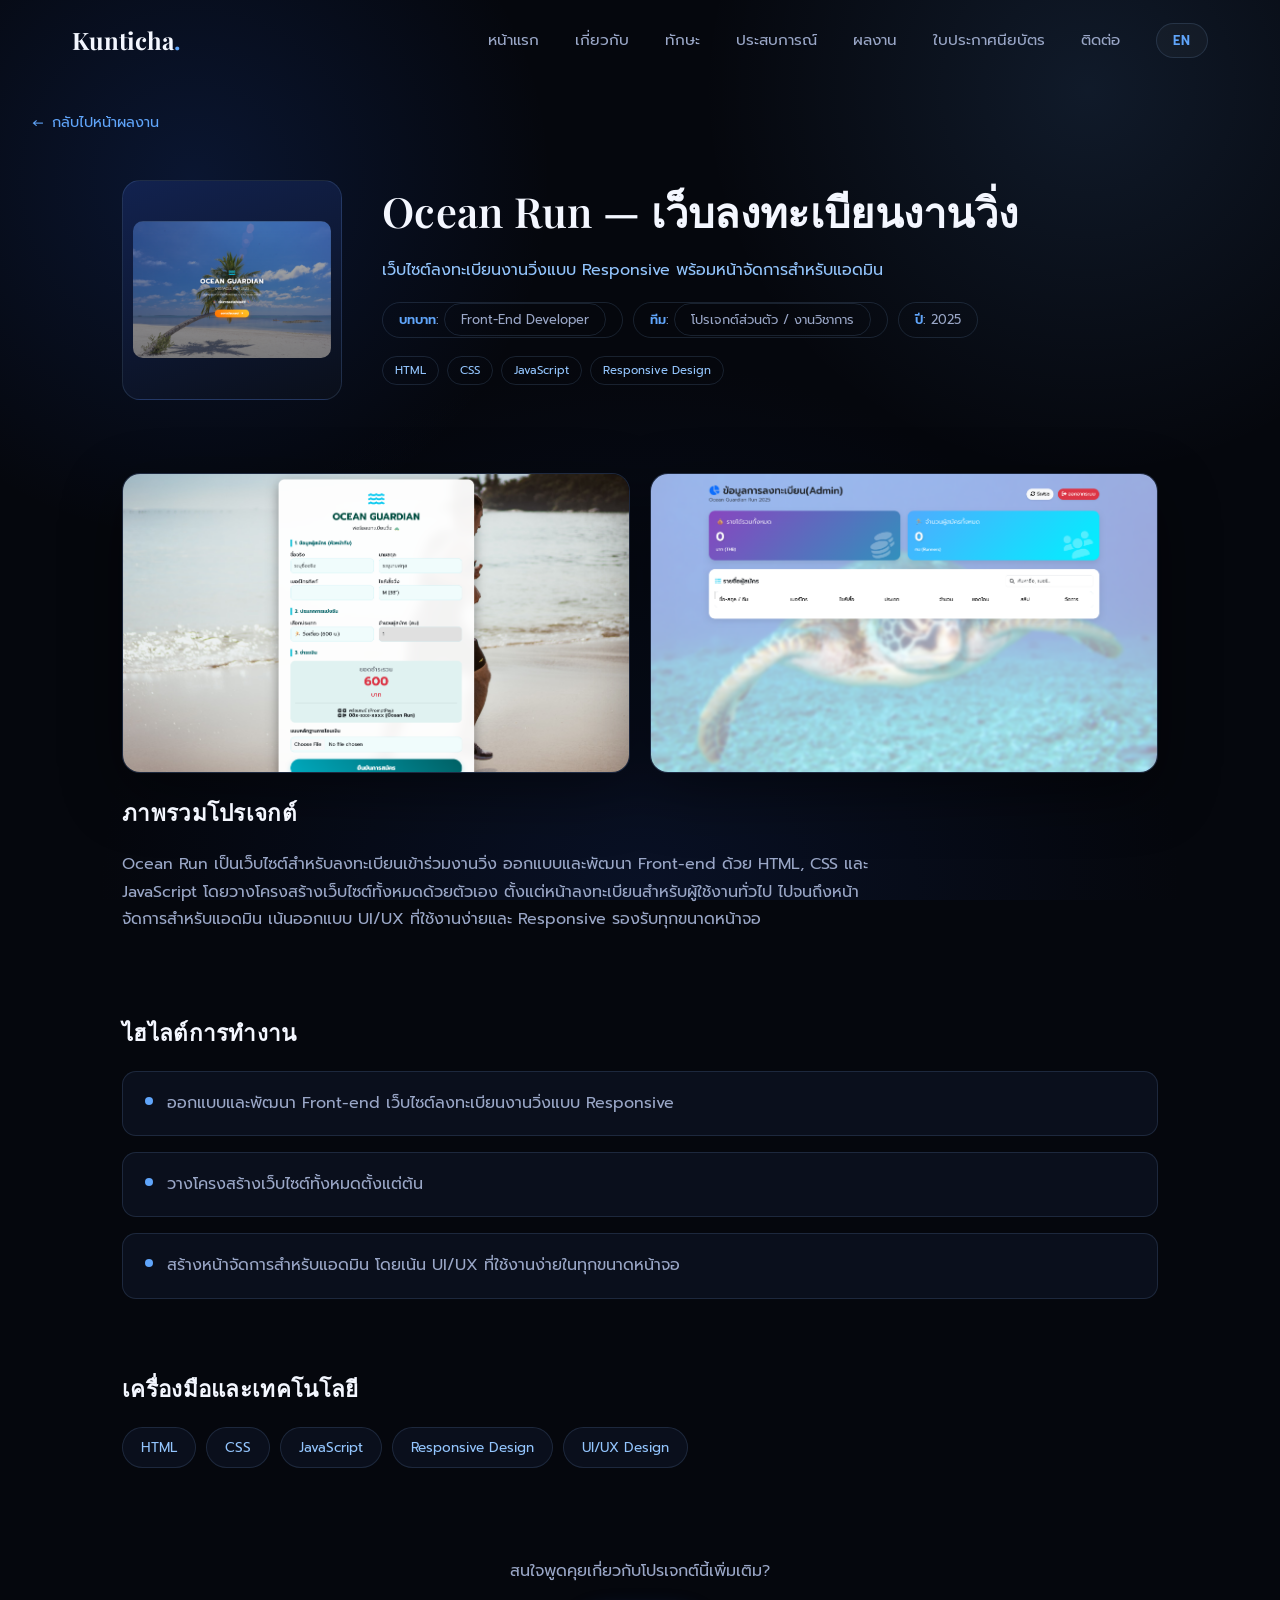
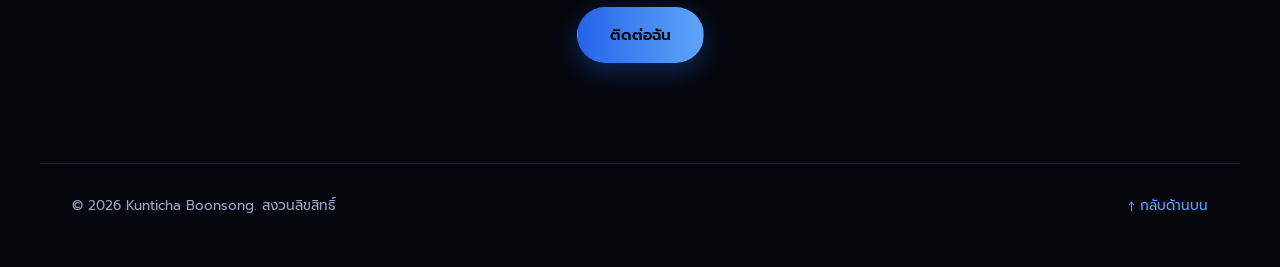
<file: projects/ocean-run.html>
<!DOCTYPE html>
<html lang="th">
<head>
<meta charset="UTF-8">
<meta name="viewport" content="width=device-width, initial-scale=1.0">
<title>Ocean Run — Event Registration Website | Kunticha Boonsong</title>
<link rel="preconnect" href="https://fonts.googleapis.com">
<link rel="preconnect" href="https://fonts.gstatic.com" crossorigin>
<link href="https://fonts.googleapis.com/css2?family=Playfair+Display:wght@500;600;700&family=Prompt:wght@300;400;500;600;700&display=swap" rel="stylesheet">
<link rel="stylesheet" href="../css/style.css?v=6">
</head>
<body data-lang="th">

<div class="bg-glow"></div>
<div id="progress-bar"></div>

<header class="navbar" id="navbar">
  <div class="nav-inner">
    <a href="../index.html#home" class="logo">Kunticha<span class="dot">.</span></a>
    <nav class="nav-links" id="navLinks">
      <a href="../index.html#home" data-th="หน้าแรก" data-en="Home">หน้าแรก</a>
      <a href="../index.html#about" data-th="เกี่ยวกับ" data-en="About">เกี่ยวกับ</a>
      <a href="../index.html#skills" data-th="ทักษะ" data-en="Skills">ทักษะ</a>
      <a href="../index.html#experience" data-th="ประสบการณ์" data-en="Experience">ประสบการณ์</a>
      <a href="../index.html#projects" data-th="ผลงาน" data-en="Projects">ผลงาน</a>
      <a href="../index.html#certificates" data-th="ใบประกาศนียบัตร" data-en="Certificates">ใบประกาศนียบัตร</a>
      <a href="../index.html#contact" data-th="ติดต่อ" data-en="Contact">ติดต่อ</a>
      <button class="lang-toggle" id="langToggle">EN</button>
    </nav>
    <button class="burger" id="burger" aria-label="menu">
      <span></span><span></span><span></span>
    </button>
  </div>
</header>

<a href="../index.html#projects" class="back-link reveal">← <span data-th="กลับไปหน้าผลงาน" data-en="Back to Projects">กลับไปหน้าผลงาน</span></a>

<section class="project-hero reveal">
  <div class="project-hero-icon"><img src="../pic/projects/oceanrun-head.png" alt="Ocean Guardian — Ocean Run" onerror="this.remove(); this.parentElement.textContent='OR'"></div>
  <div>
    <h1 class="project-hero-title" data-th="Ocean Run — เว็บลงทะเบียนงานวิ่ง" data-en="Ocean Run — Event Registration Website">Ocean Run — เว็บลงทะเบียนงานวิ่ง</h1>
    <p class="project-hero-sub" data-th="เว็บไซต์ลงทะเบียนงานวิ่งแบบ Responsive พร้อมหน้าจัดการสำหรับแอดมิน" data-en="A responsive running event-registration website with a custom admin management page">เว็บไซต์ลงทะเบียนงานวิ่งแบบ Responsive พร้อมหน้าจัดการสำหรับแอดมิน</p>
    <div class="project-meta">
      <span><b data-th="บทบาท" data-en="Role">บทบาท</b>: <span data-th="Front-End Developer" data-en="Front-End Developer">Front-End Developer</span></span>
      <span><b data-th="ทีม" data-en="Team">ทีม</b>: <span data-th="โปรเจกต์ส่วนตัว / งานวิชาการ" data-en="Personal / Academic Project">โปรเจกต์ส่วนตัว / งานวิชาการ</span></span>
      <span><b data-th="ปี" data-en="Year">ปี</b>: 2025</span>
    </div>
    <div class="project-tags">
      <span>HTML</span><span>CSS</span><span>JavaScript</span><span data-th="Responsive Design" data-en="Responsive Design">Responsive Design</span>
    </div>
  </div>
</section>

<div class="project-gallery reveal">
  <a class="gallery-frame" href="../pic/projects/oceanrun-form.png" target="_blank" rel="noopener">
    <img src="../pic/projects/oceanrun-form.png" alt="Ocean Run registration form">
  </a>
  <a class="gallery-frame" href="../pic/projects/oceanrun-admin.png" target="_blank" rel="noopener">
    <img src="../pic/projects/oceanrun-admin.png" alt="Ocean Run admin dashboard">
  </a>
</div>

<section class="detail-section reveal">
  <h3 data-th="ภาพรวมโปรเจกต์" data-en="Project Overview">ภาพรวมโปรเจกต์</h3>
  <p class="lang-th">
    Ocean Run เป็นเว็บไซต์สำหรับลงทะเบียนเข้าร่วมงานวิ่ง ออกแบบและพัฒนา Front-end ด้วย HTML, CSS และ JavaScript
    โดยวางโครงสร้างเว็บไซต์ทั้งหมดด้วยตัวเอง ตั้งแต่หน้าลงทะเบียนสำหรับผู้ใช้งานทั่วไป ไปจนถึงหน้าจัดการสำหรับแอดมิน
    เน้นออกแบบ UI/UX ที่ใช้งานง่ายและ Responsive รองรับทุกขนาดหน้าจอ
  </p>
  <p class="lang-en">
    Ocean Run is a running event-registration website. I designed and developed the front-end using HTML, CSS,
    and JavaScript — planning the full site layout myself, from the public registration flow to the admin
    management page, prioritizing clean, user-friendly UI/UX across device sizes.
  </p>
</section>

<section class="detail-section reveal">
  <h3 data-th="ไฮไลต์การทำงาน" data-en="Key Highlights">ไฮไลต์การทำงาน</h3>
  <ul class="feature-list">
    <li>
      <span class="lang-th">ออกแบบและพัฒนา Front-end เว็บไซต์ลงทะเบียนงานวิ่งแบบ Responsive</span>
      <span class="lang-en">Designed and developed a responsive event-registration website front-end using HTML, CSS, and JavaScript</span>
    </li>
    <li>
      <span class="lang-th">วางโครงสร้างเว็บไซต์ทั้งหมดตั้งแต่ต้น</span>
      <span class="lang-en">Planned the full site layout from scratch</span>
    </li>
    <li>
      <span class="lang-th">สร้างหน้าจัดการสำหรับแอดมิน โดยเน้น UI/UX ที่ใช้งานง่ายในทุกขนาดหน้าจอ</span>
      <span class="lang-en">Built the admin management page, prioritizing clean, user-friendly UI/UX across device sizes</span>
    </li>
  </ul>
</section>

<section class="detail-section reveal">
  <h3 data-th="เครื่องมือและเทคโนโลยี" data-en="Tools &amp; Technologies">เครื่องมือและเทคโนโลยี</h3>
  <div class="tool-badges">
    <span>HTML</span><span>CSS</span><span>JavaScript</span><span data-th="Responsive Design" data-en="Responsive Design">Responsive Design</span><span data-th="UI/UX Design" data-en="UI/UX Design">UI/UX Design</span>
  </div>
</section>

<div class="detail-cta reveal">
  <p data-th="สนใจพูดคุยเกี่ยวกับโปรเจกต์นี้เพิ่มเติม?" data-en="Want to know more about this project?">สนใจพูดคุยเกี่ยวกับโปรเจกต์นี้เพิ่มเติม?</p>
  <a href="../index.html#contact" class="btn btn-primary" data-th="ติดต่อฉัน" data-en="Contact Me">ติดต่อฉัน</a>
</div>

<footer class="footer">
  <p>© <span id="year"></span> Kunticha Boonsong. <span data-th="สงวนลิขสิทธิ์" data-en="All rights reserved.">สงวนลิขสิทธิ์</span></p>
  <a href="../index.html#home" class="back-top"><span data-th="↑ กลับด้านบน" data-en="↑ Back to top">↑ กลับด้านบน</span></a>
</footer>

<script src="../js/main.js"></script>
</body>
</html>
</file>
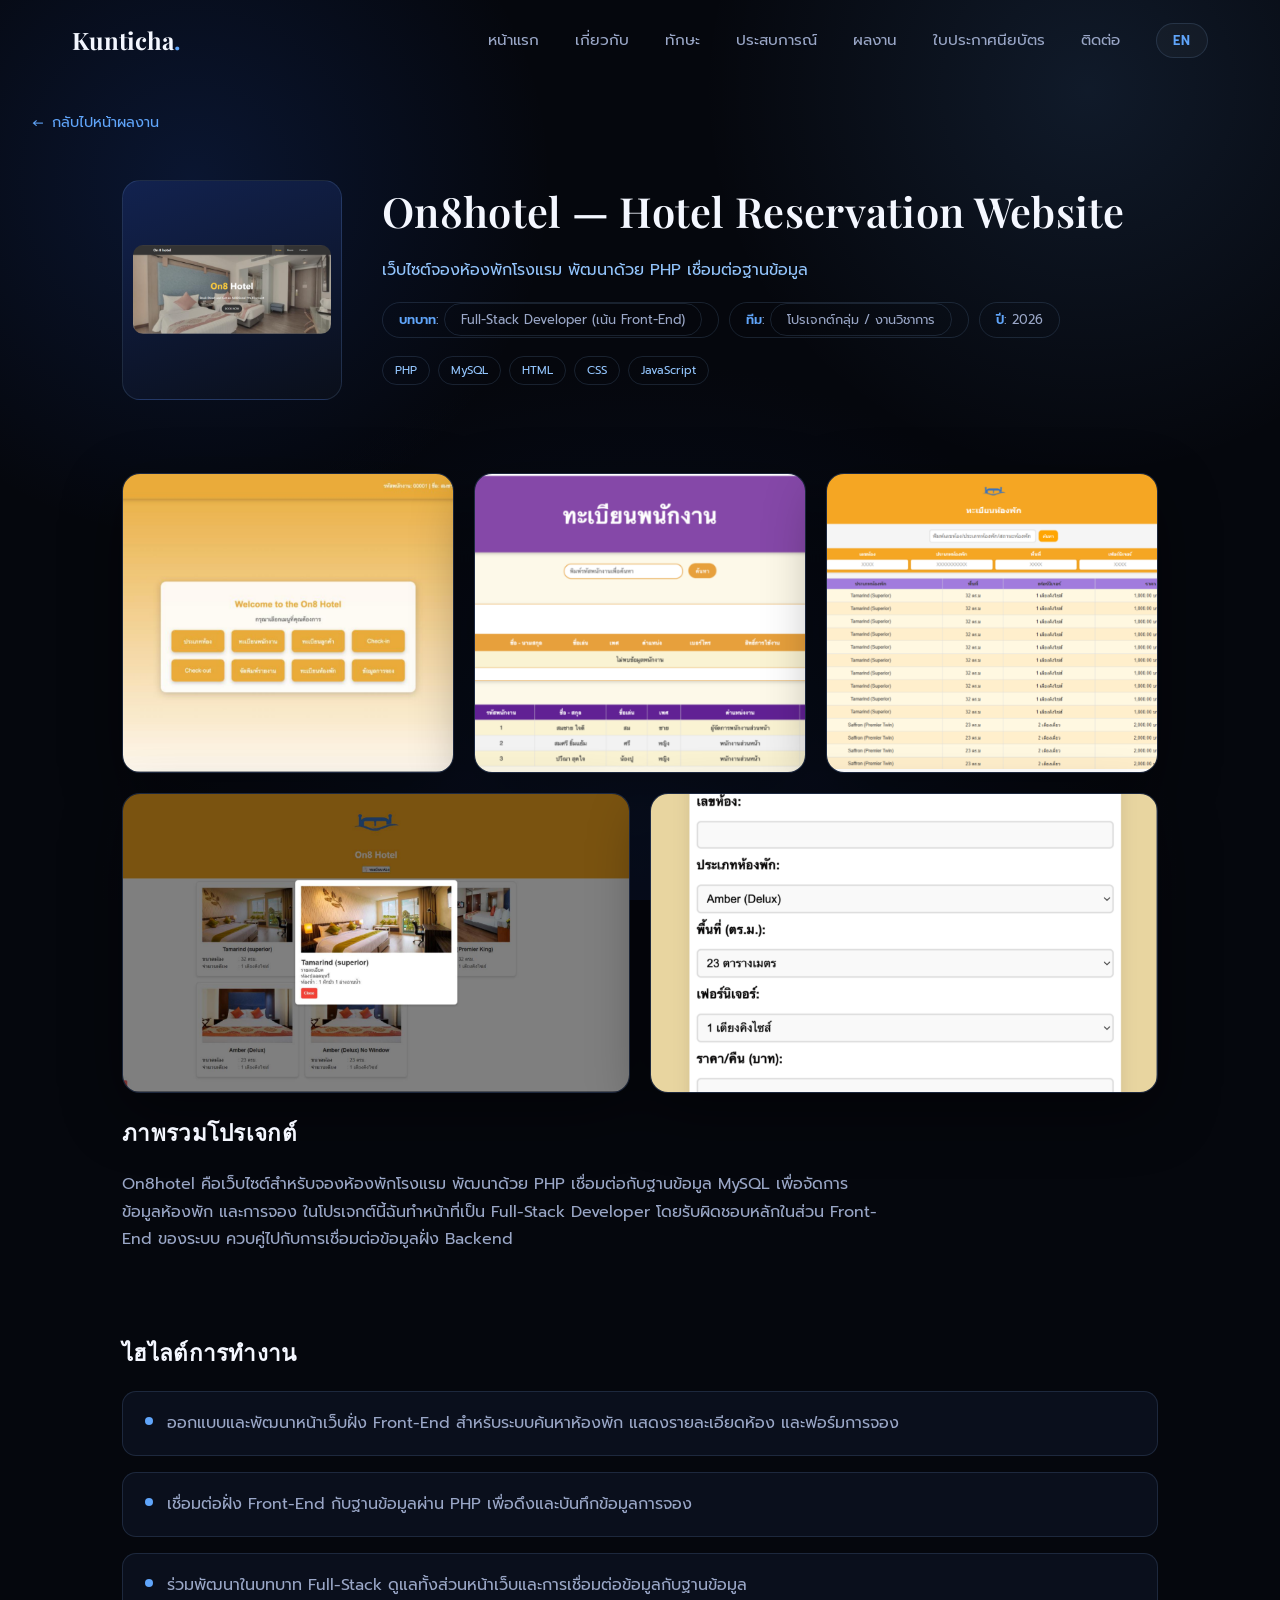
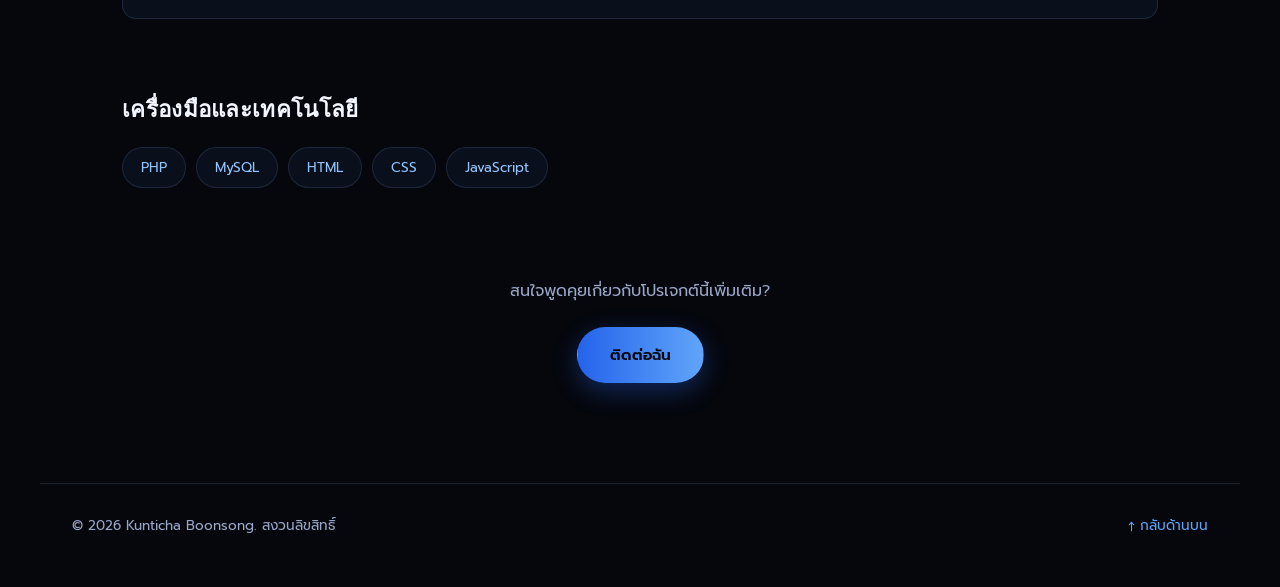
<file: projects/on8hotel.html>
<!DOCTYPE html>
<html lang="th">
<head>
<meta charset="UTF-8">
<meta name="viewport" content="width=device-width, initial-scale=1.0">
<title>On8hotel — Hotel Reservation Website | Kunticha Boonsong</title>
<link rel="preconnect" href="https://fonts.googleapis.com">
<link rel="preconnect" href="https://fonts.gstatic.com" crossorigin>
<link href="https://fonts.googleapis.com/css2?family=Playfair+Display:wght@500;600;700&family=Prompt:wght@300;400;500;600;700&display=swap" rel="stylesheet">
<link rel="stylesheet" href="../css/style.css?v=6">
</head>
<body data-lang="th">

<div class="bg-glow"></div>
<div id="progress-bar"></div>

<header class="navbar" id="navbar">
  <div class="nav-inner">
    <a href="../index.html#home" class="logo">Kunticha<span class="dot">.</span></a>
    <nav class="nav-links" id="navLinks">
      <a href="../index.html#home" data-th="หน้าแรก" data-en="Home">หน้าแรก</a>
      <a href="../index.html#about" data-th="เกี่ยวกับ" data-en="About">เกี่ยวกับ</a>
      <a href="../index.html#skills" data-th="ทักษะ" data-en="Skills">ทักษะ</a>
      <a href="../index.html#experience" data-th="ประสบการณ์" data-en="Experience">ประสบการณ์</a>
      <a href="../index.html#projects" data-th="ผลงาน" data-en="Projects">ผลงาน</a>
      <a href="../index.html#certificates" data-th="ใบประกาศนียบัตร" data-en="Certificates">ใบประกาศนียบัตร</a>
      <a href="../index.html#contact" data-th="ติดต่อ" data-en="Contact">ติดต่อ</a>
      <button class="lang-toggle" id="langToggle">EN</button>
    </nav>
    <button class="burger" id="burger" aria-label="menu">
      <span></span><span></span><span></span>
    </button>
  </div>
</header>

<a href="../index.html#projects" class="back-link reveal">← <span data-th="กลับไปหน้าผลงาน" data-en="Back to Projects">กลับไปหน้าผลงาน</span></a>

<section class="project-hero reveal">
  <div class="project-hero-icon"><img src="../pic/projects/On8.png" alt="On8hotel" onerror="this.remove(); this.parentElement.textContent='OH'"></div>
  <div>
    <h1 class="project-hero-title">On8hotel — Hotel Reservation Website</h1>
    <p class="project-hero-sub" data-th="เว็บไซต์จองห้องพักโรงแรม พัฒนาด้วย PHP เชื่อมต่อฐานข้อมูล" data-en="A hotel reservation website built with PHP connected to a database">เว็บไซต์จองห้องพักโรงแรม พัฒนาด้วย PHP เชื่อมต่อฐานข้อมูล</p>
    <div class="project-meta">
      <span><b data-th="บทบาท" data-en="Role">บทบาท</b>: <span data-th="Full-Stack Developer (เน้น Front-End)" data-en="Full-Stack Developer (Front-End focused)">Full-Stack Developer (เน้น Front-End)</span></span>
      <span><b data-th="ทีม" data-en="Team">ทีม</b>: <span data-th="โปรเจกต์กลุ่ม / งานวิชาการ" data-en="Group / Academic Project">โปรเจกต์กลุ่ม / งานวิชาการ</span></span>
      <span><b data-th="ปี" data-en="Year">ปี</b>: 2026</span>
    </div>
    <div class="project-tags">
      <span>PHP</span><span>MySQL</span><span>HTML</span><span>CSS</span><span>JavaScript</span>
    </div>
  </div>
</section>

<div class="project-gallery reveal">
  <a class="gallery-frame" href="../pic/projects/on8hotel-admin-menu.png" target="_blank" rel="noopener">
    <img src="../pic/projects/on8hotel-admin-menu.png" alt="On8hotel admin dashboard menu">
  </a>
  <a class="gallery-frame" href="../pic/projects/on8hotel-staff-registry.png" target="_blank" rel="noopener">
    <img src="../pic/projects/on8hotel-staff-registry.png" alt="On8hotel staff registry">
  </a>
  <a class="gallery-frame" href="../pic/projects/on8hotel-room-registry.png" target="_blank" rel="noopener">
    <img src="../pic/projects/on8hotel-room-registry.png" alt="On8hotel room registry">
  </a>
  <a class="gallery-frame" href="../pic/projects/on8hotel-room-gallery.png" target="_blank" rel="noopener">
    <img src="../pic/projects/on8hotel-room-gallery.png" alt="On8hotel room type gallery">
  </a>
  <a class="gallery-frame" href="../pic/projects/on8hotel-room-form.png" target="_blank" rel="noopener">
    <img src="../pic/projects/on8hotel-room-form.png" alt="On8hotel room type configuration form">
  </a>
</div>

<section class="detail-section reveal">
  <h3 data-th="ภาพรวมโปรเจกต์" data-en="Project Overview">ภาพรวมโปรเจกต์</h3>
  <p class="lang-th">
    On8hotel คือเว็บไซต์สำหรับจองห้องพักโรงแรม พัฒนาด้วย PHP เชื่อมต่อกับฐานข้อมูล MySQL เพื่อจัดการข้อมูลห้องพัก
    และการจอง ในโปรเจกต์นี้ฉันทำหน้าที่เป็น Full-Stack Developer โดยรับผิดชอบหลักในส่วน Front-End ของระบบ
    ควบคู่ไปกับการเชื่อมต่อข้อมูลฝั่ง Backend
  </p>
  <p class="lang-en">
    On8hotel is a hotel reservation website built with PHP, connected to a MySQL database to manage room and
    booking data. On this project I worked as a Full-Stack Developer, primarily responsible for the front-end
    while also contributing to the backend data connections.
  </p>
</section>

<section class="detail-section reveal">
  <h3 data-th="ไฮไลต์การทำงาน" data-en="Key Highlights">ไฮไลต์การทำงาน</h3>
  <ul class="feature-list">
    <li>
      <span class="lang-th">ออกแบบและพัฒนาหน้าเว็บฝั่ง Front-End สำหรับระบบค้นหาห้องพัก แสดงรายละเอียดห้อง และฟอร์มการจอง</span>
      <span class="lang-en">Designed and developed the front-end pages for room search, room details, and the booking form</span>
    </li>
    <li>
      <span class="lang-th">เชื่อมต่อฝั่ง Front-End กับฐานข้อมูลผ่าน PHP เพื่อดึงและบันทึกข้อมูลการจอง</span>
      <span class="lang-en">Connected the front-end to the database via PHP to fetch and record booking data</span>
    </li>
    <li>
      <span class="lang-th">ร่วมพัฒนาในบทบาท Full-Stack ดูแลทั้งส่วนหน้าเว็บและการเชื่อมต่อข้อมูลกับฐานข้อมูล</span>
      <span class="lang-en">Contributed as a Full-Stack Developer, covering both the front-end and database connections</span>
    </li>
  </ul>
</section>

<section class="detail-section reveal">
  <h3 data-th="เครื่องมือและเทคโนโลยี" data-en="Tools &amp; Technologies">เครื่องมือและเทคโนโลยี</h3>
  <div class="tool-badges">
    <span>PHP</span><span>MySQL</span><span>HTML</span><span>CSS</span><span>JavaScript</span>
  </div>
</section>

<div class="detail-cta reveal">
  <p data-th="สนใจพูดคุยเกี่ยวกับโปรเจกต์นี้เพิ่มเติม?" data-en="Want to know more about this project?">สนใจพูดคุยเกี่ยวกับโปรเจกต์นี้เพิ่มเติม?</p>
  <a href="../index.html#contact" class="btn btn-primary" data-th="ติดต่อฉัน" data-en="Contact Me">ติดต่อฉัน</a>
</div>

<footer class="footer">
  <p>© <span id="year"></span> Kunticha Boonsong. <span data-th="สงวนลิขสิทธิ์" data-en="All rights reserved.">สงวนลิขสิทธิ์</span></p>
  <a href="../index.html#home" class="back-top"><span data-th="↑ กลับด้านบน" data-en="↑ Back to top">↑ กลับด้านบน</span></a>
</footer>

<script src="../js/main.js"></script>
</body>
</html>
</file>
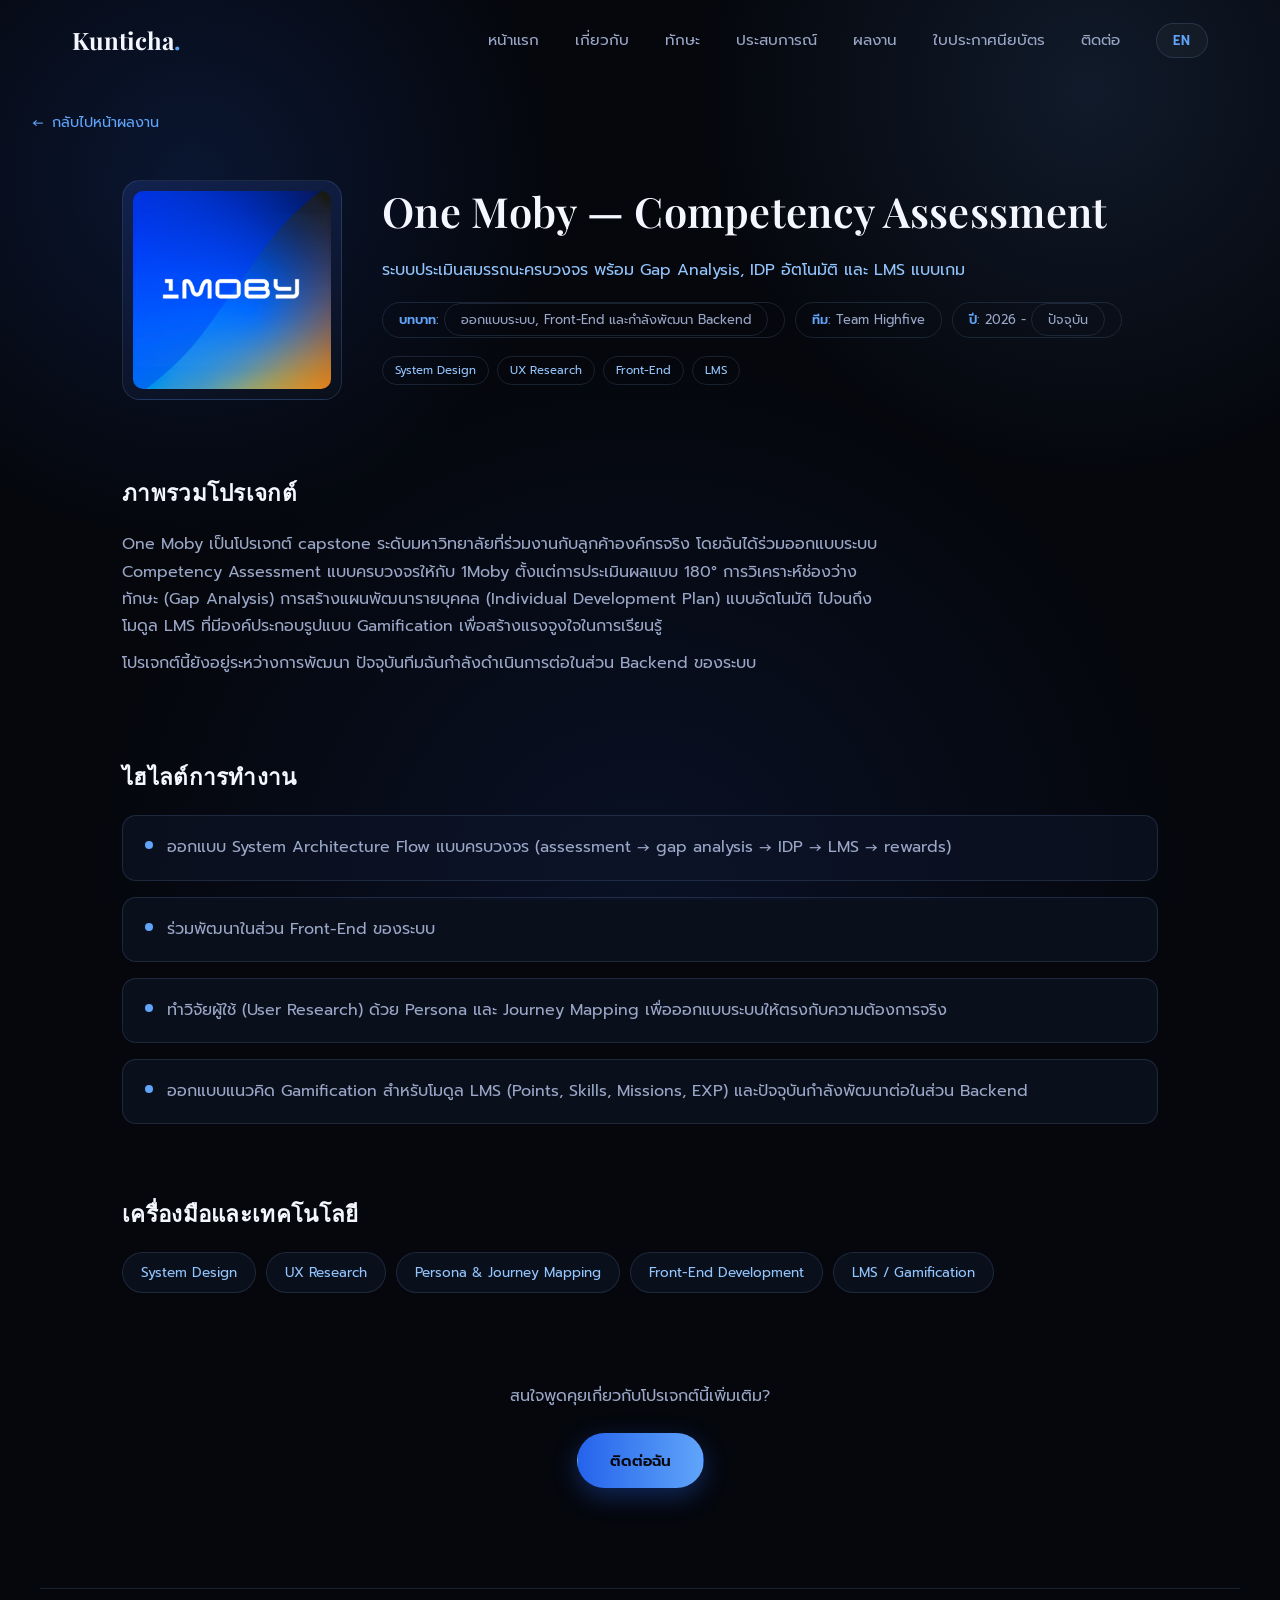
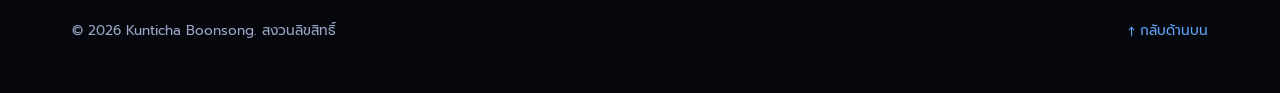
<file: projects/one-moby.html>
<!DOCTYPE html>
<html lang="th">
<head>
<meta charset="UTF-8">
<meta name="viewport" content="width=device-width, initial-scale=1.0">
<title>One Moby — Competency Assessment | Kunticha Boonsong</title>
<link rel="preconnect" href="https://fonts.googleapis.com">
<link rel="preconnect" href="https://fonts.gstatic.com" crossorigin>
<link href="https://fonts.googleapis.com/css2?family=Playfair+Display:wght@500;600;700&family=Prompt:wght@300;400;500;600;700&display=swap" rel="stylesheet">
<link rel="stylesheet" href="../css/style.css?v=6">
</head>
<body data-lang="th">

<div class="bg-glow"></div>
<div id="progress-bar"></div>

<header class="navbar" id="navbar">
  <div class="nav-inner">
    <a href="../index.html#home" class="logo">Kunticha<span class="dot">.</span></a>
    <nav class="nav-links" id="navLinks">
      <a href="../index.html#home" data-th="หน้าแรก" data-en="Home">หน้าแรก</a>
      <a href="../index.html#about" data-th="เกี่ยวกับ" data-en="About">เกี่ยวกับ</a>
      <a href="../index.html#skills" data-th="ทักษะ" data-en="Skills">ทักษะ</a>
      <a href="../index.html#experience" data-th="ประสบการณ์" data-en="Experience">ประสบการณ์</a>
      <a href="../index.html#projects" data-th="ผลงาน" data-en="Projects">ผลงาน</a>
      <a href="../index.html#certificates" data-th="ใบประกาศนียบัตร" data-en="Certificates">ใบประกาศนียบัตร</a>
      <a href="../index.html#contact" data-th="ติดต่อ" data-en="Contact">ติดต่อ</a>
      <button class="lang-toggle" id="langToggle">EN</button>
    </nav>
    <button class="burger" id="burger" aria-label="menu">
      <span></span><span></span><span></span>
    </button>
  </div>
</header>

<a href="../index.html#projects" class="back-link reveal">← <span data-th="กลับไปหน้าผลงาน" data-en="Back to Projects">กลับไปหน้าผลงาน</span></a>

<section class="project-hero reveal">
  <div class="project-hero-icon"><img src="../pic/projects/onemoby-head.png" alt="1Moby" onerror="this.remove(); this.parentElement.textContent='1M'"></div>
  <div>
    <h1 class="project-hero-title">One Moby — Competency Assessment</h1>
    <p class="project-hero-sub" data-th="ระบบประเมินสมรรถนะครบวงจร พร้อม Gap Analysis, IDP อัตโนมัติ และ LMS แบบเกม" data-en="An end-to-end competency assessment system with gap analysis, auto-generated IDPs, and a gamified LMS">ระบบประเมินสมรรถนะครบวงจร พร้อม Gap Analysis, IDP อัตโนมัติ และ LMS แบบเกม</p>
    <div class="project-meta">
      <span><b data-th="บทบาท" data-en="Role">บทบาท</b>: <span data-th="ออกแบบระบบ, Front-End และกำลังพัฒนา Backend" data-en="System Design, Front-End &amp; Backend (In Progress)">ออกแบบระบบ, Front-End และกำลังพัฒนา Backend</span></span>
      <span><b data-th="ทีม" data-en="Team">ทีม</b>: Team Highfive</span>
      <span><b data-th="ปี" data-en="Year">ปี</b>: 2026 - <span data-th="ปัจจุบัน" data-en="Present">ปัจจุบัน</span></span>
    </div>
    <div class="project-tags">
      <span>System Design</span><span>UX Research</span><span>Front-End</span><span>LMS</span>
    </div>
  </div>
</section>

<section class="detail-section reveal">
  <h3 data-th="ภาพรวมโปรเจกต์" data-en="Project Overview">ภาพรวมโปรเจกต์</h3>
  <p class="lang-th">
    One Moby เป็นโปรเจกต์ capstone ระดับมหาวิทยาลัยที่ร่วมงานกับลูกค้าองค์กรจริง โดยฉันได้ร่วมออกแบบระบบ
    Competency Assessment แบบครบวงจรให้กับ 1Moby ตั้งแต่การประเมินผลแบบ 180° การวิเคราะห์ช่องว่างทักษะ (Gap Analysis)
    การสร้างแผนพัฒนารายบุคคล (Individual Development Plan) แบบอัตโนมัติ ไปจนถึงโมดูล LMS ที่มีองค์ประกอบรูปแบบ Gamification
    เพื่อสร้างแรงจูงใจในการเรียนรู้
  </p>
  <p class="lang-en">
    One Moby is a university capstone project partnered with a real corporate client. I helped design an
    end-to-end Competency Assessment system for 1Moby — from 180° evaluation and gap analysis, to
    auto-generated Individual Development Plans (IDP), and a gamified LMS module to drive learning engagement.
  </p>
  <p class="lang-th">
    โปรเจกต์นี้ยังอยู่ระหว่างการพัฒนา ปัจจุบันทีมฉันกำลังดำเนินการต่อในส่วน Backend ของระบบ
  </p>
  <p class="lang-en">
    This project is still in progress — my team is currently continuing development on the system's backend.
  </p>
</section>


<section class="detail-section reveal">
  <h3 data-th="ไฮไลต์การทำงาน" data-en="Key Highlights">ไฮไลต์การทำงาน</h3>
  <ul class="feature-list">
    <li>
      <span class="lang-th">ออกแบบ System Architecture Flow แบบครบวงจร (assessment → gap analysis → IDP → LMS → rewards)</span>
      <span class="lang-en">Designed the full system architecture flow (assessment → gap analysis → IDP → LMS → rewards)</span>
    </li>
    <li>
      <span class="lang-th">ร่วมพัฒนาในส่วน Front-End ของระบบ</span>
      <span class="lang-en">Contributed to front-end implementation</span>
    </li>
    <li>
      <span class="lang-th">ทำวิจัยผู้ใช้ (User Research) ด้วย Persona และ Journey Mapping เพื่อออกแบบระบบให้ตรงกับความต้องการจริง</span>
      <span class="lang-en">Conducted UX research (personas, journey mapping) to ground the system design in real user needs</span>
    </li>
    <li>
      <span class="lang-th">ออกแบบแนวคิด Gamification สำหรับโมดูล LMS (Points, Skills, Missions, EXP) และปัจจุบันกำลังพัฒนาต่อในส่วน Backend</span>
      <span class="lang-en">Designed the Gamification concept for the LMS module (Points, Skills, Missions, EXP) and currently continuing development on the backend</span>
    </li>
  </ul>
</section>

<section class="detail-section reveal">
  <h3 data-th="เครื่องมือและเทคโนโลยี" data-en="Tools &amp; Technologies">เครื่องมือและเทคโนโลยี</h3>
  <div class="tool-badges">
    <span>System Design</span><span>UX Research</span><span>Persona &amp; Journey Mapping</span><span>Front-End Development</span><span>LMS / Gamification</span>
  </div>
</section>

<div class="detail-cta reveal">
  <p data-th="สนใจพูดคุยเกี่ยวกับโปรเจกต์นี้เพิ่มเติม?" data-en="Want to know more about this project?">สนใจพูดคุยเกี่ยวกับโปรเจกต์นี้เพิ่มเติม?</p>
  <a href="../index.html#contact" class="btn btn-primary" data-th="ติดต่อฉัน" data-en="Contact Me">ติดต่อฉัน</a>
</div>

<footer class="footer">
  <p>© <span id="year"></span> Kunticha Boonsong. <span data-th="สงวนลิขสิทธิ์" data-en="All rights reserved.">สงวนลิขสิทธิ์</span></p>
  <a href="../index.html#home" class="back-top"><span data-th="↑ กลับด้านบน" data-en="↑ Back to top">↑ กลับด้านบน</span></a>
</footer>

<script src="../js/main.js"></script>
</body>
</html>
</file>
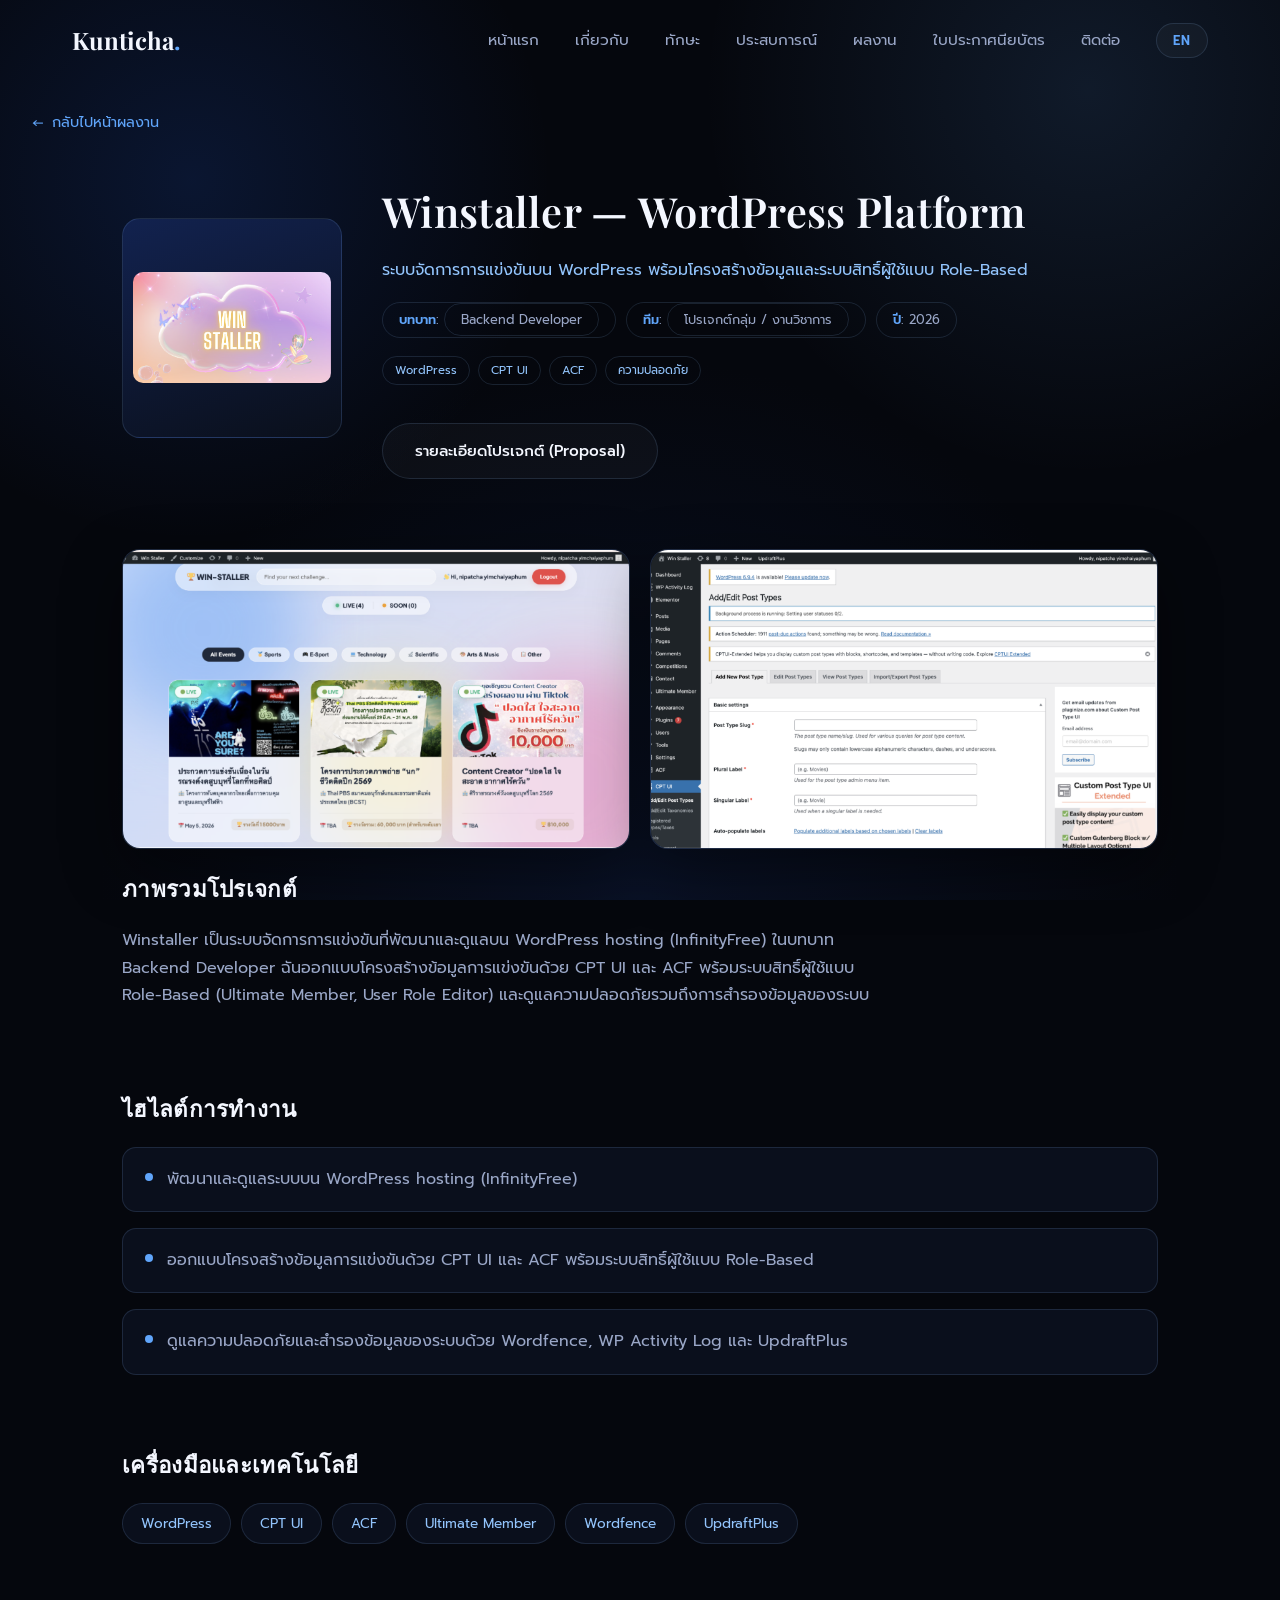
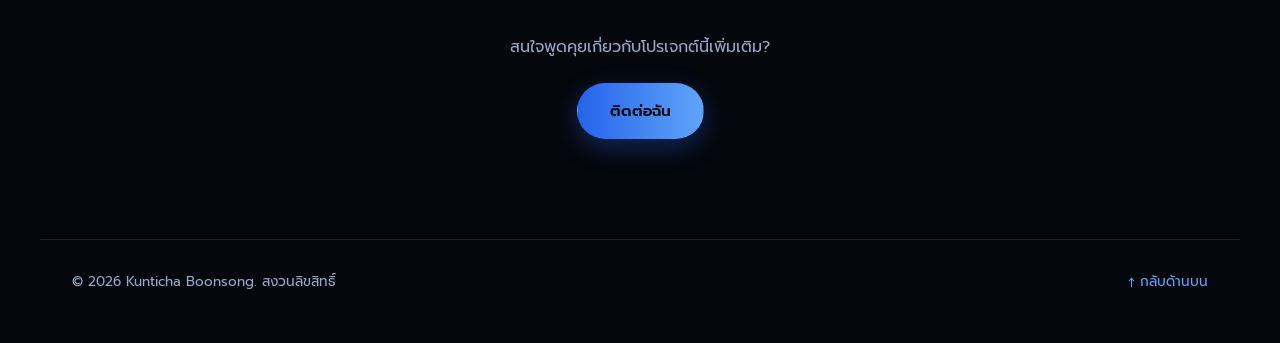
<file: projects/winstaller.html>
<!DOCTYPE html>
<html lang="th">
<head>
<meta charset="UTF-8">
<meta name="viewport" content="width=device-width, initial-scale=1.0">
<title>Winstaller — WordPress Platform | Kunticha Boonsong</title>
<link rel="preconnect" href="https://fonts.googleapis.com">
<link rel="preconnect" href="https://fonts.gstatic.com" crossorigin>
<link href="https://fonts.googleapis.com/css2?family=Playfair+Display:wght@500;600;700&family=Prompt:wght@300;400;500;600;700&display=swap" rel="stylesheet">
<link rel="stylesheet" href="../css/style.css?v=6">
</head>
<body data-lang="th">

<div class="bg-glow"></div>
<div id="progress-bar"></div>

<header class="navbar" id="navbar">
  <div class="nav-inner">
    <a href="../index.html#home" class="logo">Kunticha<span class="dot">.</span></a>
    <nav class="nav-links" id="navLinks">
      <a href="../index.html#home" data-th="หน้าแรก" data-en="Home">หน้าแรก</a>
      <a href="../index.html#about" data-th="เกี่ยวกับ" data-en="About">เกี่ยวกับ</a>
      <a href="../index.html#skills" data-th="ทักษะ" data-en="Skills">ทักษะ</a>
      <a href="../index.html#experience" data-th="ประสบการณ์" data-en="Experience">ประสบการณ์</a>
      <a href="../index.html#projects" data-th="ผลงาน" data-en="Projects">ผลงาน</a>
      <a href="../index.html#certificates" data-th="ใบประกาศนียบัตร" data-en="Certificates">ใบประกาศนียบัตร</a>
      <a href="../index.html#contact" data-th="ติดต่อ" data-en="Contact">ติดต่อ</a>
      <button class="lang-toggle" id="langToggle">EN</button>
    </nav>
    <button class="burger" id="burger" aria-label="menu">
      <span></span><span></span><span></span>
    </button>
  </div>
</header>

<a href="../index.html#projects" class="back-link reveal">← <span data-th="กลับไปหน้าผลงาน" data-en="Back to Projects">กลับไปหน้าผลงาน</span></a>

<section class="project-hero reveal">
  <div class="project-hero-icon"><img src="../pic/projects/winstaller-head.png" alt="Winstaller" onerror="this.remove(); this.parentElement.textContent='W'"></div>
  <div>
    <h1 class="project-hero-title">Winstaller — WordPress Platform</h1>
    <p class="project-hero-sub" data-th="ระบบจัดการการแข่งขันบน WordPress พร้อมโครงสร้างข้อมูลและระบบสิทธิ์ผู้ใช้แบบ Role-Based" data-en="A WordPress competition management platform with custom data structures and role-based access">ระบบจัดการการแข่งขันบน WordPress พร้อมโครงสร้างข้อมูลและระบบสิทธิ์ผู้ใช้แบบ Role-Based</p>
    <div class="project-meta">
      <span><b data-th="บทบาท" data-en="Role">บทบาท</b>: <span data-th="Backend Developer" data-en="Backend Developer">Backend Developer</span></span>
      <span><b data-th="ทีม" data-en="Team">ทีม</b>: <span data-th="โปรเจกต์กลุ่ม / งานวิชาการ" data-en="Group / Academic Project">โปรเจกต์กลุ่ม / งานวิชาการ</span></span>
      <span><b data-th="ปี" data-en="Year">ปี</b>: 2026</span>
    </div>
    <div class="project-tags">
      <span>WordPress</span><span>CPT UI</span><span>ACF</span><span data-th="ความปลอดภัย" data-en="Security">ความปลอดภัย</span>
    </div>
    <a href="../pic/projects/winstaller-proposal.pdf" target="_blank" rel="noopener" class="btn btn-ghost" style="margin-top:20px" data-th="รายละเอียดโปรเจกต์ (Proposal)" data-en="Project Proposal (PDF)">รายละเอียดโปรเจกต์ (Proposal)</a>
  </div>
</section>

<div class="project-gallery reveal">
  <a class="gallery-frame" href="../pic/projects/winstaller-frontend.png" target="_blank" rel="noopener">
    <img src="../pic/projects/winstaller-frontend.png" alt="Winstaller website front-end">
  </a>
  <a class="gallery-frame" href="../pic/projects/winstaller-admin.png" target="_blank" rel="noopener">
    <img src="../pic/projects/winstaller-admin.png" alt="Winstaller WordPress admin dashboard">
  </a>
</div>

<section class="detail-section reveal">
  <h3 data-th="ภาพรวมโปรเจกต์" data-en="Project Overview">ภาพรวมโปรเจกต์</h3>
  <p class="lang-th">
    Winstaller เป็นระบบจัดการการแข่งขันที่พัฒนาและดูแลบน WordPress hosting (InfinityFree) ในบทบาท Backend Developer
    ฉันออกแบบโครงสร้างข้อมูลการแข่งขันด้วย CPT UI และ ACF พร้อมระบบสิทธิ์ผู้ใช้แบบ Role-Based (Ultimate Member, User Role Editor)
    และดูแลความปลอดภัยรวมถึงการสำรองข้อมูลของระบบ
  </p>
  <p class="lang-en">
    Winstaller is a competition management system developed and maintained on WordPress hosting (InfinityFree).
    As Backend Developer, I designed the competition data structure using CPT UI and ACF, built a role-based
    access system (Ultimate Member, User Role Editor), and maintained system security and backups.
  </p>
</section>

<section class="detail-section reveal">
  <h3 data-th="ไฮไลต์การทำงาน" data-en="Key Highlights">ไฮไลต์การทำงาน</h3>
  <ul class="feature-list">
    <li>
      <span class="lang-th">พัฒนาและดูแลระบบบน WordPress hosting (InfinityFree)</span>
      <span class="lang-en">Developed and maintained the system on WordPress hosting (InfinityFree)</span>
    </li>
    <li>
      <span class="lang-th">ออกแบบโครงสร้างข้อมูลการแข่งขันด้วย CPT UI และ ACF พร้อมระบบสิทธิ์ผู้ใช้แบบ Role-Based</span>
      <span class="lang-en">Designed the competition data structure using CPT UI and ACF, along with a role-based access system (Ultimate Member, User Role Editor)</span>
    </li>
    <li>
      <span class="lang-th">ดูแลความปลอดภัยและสำรองข้อมูลของระบบด้วย Wordfence, WP Activity Log และ UpdraftPlus</span>
      <span class="lang-en">Maintained system security and backups using Wordfence, WP Activity Log, and UpdraftPlus</span>
    </li>
  </ul>
</section>

<section class="detail-section reveal">
  <h3 data-th="เครื่องมือและเทคโนโลยี" data-en="Tools &amp; Technologies">เครื่องมือและเทคโนโลยี</h3>
  <div class="tool-badges">
    <span>WordPress</span><span>CPT UI</span><span>ACF</span><span>Ultimate Member</span><span>Wordfence</span><span>UpdraftPlus</span>
  </div>
</section>

<div class="detail-cta reveal">
  <p data-th="สนใจพูดคุยเกี่ยวกับโปรเจกต์นี้เพิ่มเติม?" data-en="Want to know more about this project?">สนใจพูดคุยเกี่ยวกับโปรเจกต์นี้เพิ่มเติม?</p>
  <a href="../index.html#contact" class="btn btn-primary" data-th="ติดต่อฉัน" data-en="Contact Me">ติดต่อฉัน</a>
</div>

<footer class="footer">
  <p>© <span id="year"></span> Kunticha Boonsong. <span data-th="สงวนลิขสิทธิ์" data-en="All rights reserved.">สงวนลิขสิทธิ์</span></p>
  <a href="../index.html#home" class="back-top"><span data-th="↑ กลับด้านบน" data-en="↑ Back to top">↑ กลับด้านบน</span></a>
</footer>

<script src="../js/main.js"></script>
</body>
</html>
</file>
<file: css/style.css>
:root {
  --black: #05070d;
  --black-2: #0a0f1a;
  --navy: #0d1b3e;
  --navy-2: #12224f;
  --blue: #2563eb;
  --blue-light: #60a5fa;
  --ice: #93c5fd;
  --white: #f4f7ff;
  --muted: #9aa7c7;
  --border: rgba(147, 197, 253, 0.14);
  --glass: rgba(15, 23, 42, 0.55);
  --shadow: 0 20px 60px rgba(0, 0, 0, 0.45);
  --radius: 18px;
  --ease: cubic-bezier(.22, 1, .36, 1);
}

* { margin: 0; padding: 0; box-sizing: border-box; }

html { scroll-behavior: smooth; overflow-x: hidden; max-width: 100%; }

body {
  background: var(--black);
  color: var(--white);
  font-family: 'Prompt', sans-serif;
  overflow-x: hidden;
  line-height: 1.7;
}

h1, h2, h3, h4 {
  font-family: 'Playfair Display', serif;
  font-weight: 600;
  letter-spacing: 0.3px;
}

a { text-decoration: none; color: inherit; }
ul { list-style: none; }
img { max-width: 100%; display: block; }

.lang-en { display: none; }
body[data-lang="en"] .lang-th { display: none; }
body[data-lang="en"] .lang-en { display: block; }

.text-gradient {
  background: linear-gradient(90deg, var(--blue-light), var(--ice));
  -webkit-background-clip: text;
  background-clip: text;
  color: transparent;
}

.bg-glow {
  position: fixed;
  inset: 0;
  z-index: -1;
  background:
    radial-gradient(600px circle at 15% 20%, rgba(37, 99, 235, 0.16), transparent 60%),
    radial-gradient(700px circle at 85% 10%, rgba(96, 165, 250, 0.12), transparent 55%),
    radial-gradient(900px circle at 50% 100%, rgba(13, 27, 62, 0.5), transparent 60%),
    var(--black);
}

#progress-bar {
  position: fixed;
  top: 0; left: 0;
  height: 3px;
  width: 0%;
  background: linear-gradient(90deg, var(--blue), var(--ice));
  z-index: 999;
  transition: width 0.1s ease-out;
  box-shadow: 0 0 12px var(--blue-light);
}

.navbar {
  position: fixed;
  top: 0; left: 0; right: 0;
  z-index: 100;
  padding: 20px 0;
  transition: all 0.4s var(--ease);
}
.navbar.scrolled {
  padding: 12px 0;
  background: rgba(5, 7, 13, 0.75);
  backdrop-filter: blur(16px) saturate(140%);
  border-bottom: 1px solid var(--border);
}
.nav-inner {
  max-width: 1200px;
  margin: 0 auto;
  padding: 0 32px;
  display: flex;
  align-items: center;
  justify-content: space-between;
}
.logo {
  font-family: 'Playfair Display', serif;
  font-size: 1.5rem;
  font-weight: 700;
  color: var(--white);
}
.logo .dot { color: var(--blue-light); }
.nav-links {
  display: flex;
  gap: 36px;
}
.nav-links a {
  font-size: 0.95rem;
  color: var(--muted);
  position: relative;
  padding: 4px 0;
  transition: color 0.3s;
}
.nav-links a::after {
  content: '';
  position: absolute;
  left: 0; bottom: 0;
  width: 0%;
  height: 1px;
  background: var(--blue-light);
  transition: width 0.3s var(--ease);
}
.nav-links a:hover { color: var(--white); }
.nav-links a:hover::after { width: 100%; }

.lang-toggle {
  border: 1px solid var(--border);
  background: rgba(255,255,255,0.03);
  color: var(--blue-light);
  font-family: 'Prompt', sans-serif;
  font-weight: 600;
  font-size: 0.8rem;
  letter-spacing: 1px;
  padding: 7px 16px;
  border-radius: 999px;
  cursor: pointer;
  transition: all 0.3s var(--ease);
}
.lang-toggle:hover {
  border-color: var(--blue-light);
  background: rgba(96, 165, 250, 0.1);
}

.burger {
  display: none;
  flex-direction: column;
  gap: 5px;
  background: none;
  border: none;
  cursor: pointer;
  z-index: 110;
}
.burger span {
  width: 26px;
  height: 2px;
  background: var(--white);
  transition: 0.3s;
}
.burger.open span:nth-child(1) { transform: translateY(7px) rotate(45deg); }
.burger.open span:nth-child(2) { opacity: 0; }
.burger.open span:nth-child(3) { transform: translateY(-7px) rotate(-45deg); }

.hero {
  min-height: 100vh;
  display: grid;
  grid-template-columns: 1.1fr 0.9fr;
  align-items: center;
  gap: 60px;
  max-width: 1440px;
  margin: 0 auto;
  padding: 140px 48px 60px;
  position: relative;
}
.hero-eyebrow {
  color: var(--blue-light);
  letter-spacing: 3px;
  text-transform: uppercase;
  font-size: 1.1rem;
  margin-bottom: 20px;
}
.hero-title {
  font-size: clamp(3.4rem, 7vw, 6rem);
  line-height: 1.12;
  margin-bottom: 22px;
}
.hero-role {
  font-family: 'Prompt', sans-serif;
  font-size: clamp(1.6rem, 3vw, 2.2rem);
  color: var(--ice);
  font-weight: 500;
  margin-bottom: 28px;
  min-height: 1.6em;
}
.cursor {
  color: var(--blue-light);
  animation: blink 1s step-start infinite;
}
@keyframes blink { 50% { opacity: 0; } }

.hero-desc {
  max-width: 640px;
  font-size: 1.25rem;
  line-height: 1.7;
  color: var(--muted);
  margin-bottom: 46px;
}
.hero-actions {
  display: flex;
  gap: 22px;
  margin-bottom: 50px;
}
.hero-actions .btn {
  padding: 19px 42px;
  font-size: 1.15rem;
}
.hero-socials {
  display: flex;
  gap: 20px;
}
.hero-socials a {
  width: 56px;
  height: 56px;
  border: 1px solid var(--border);
  border-radius: 50%;
  display: flex;
  align-items: center;
  justify-content: center;
  font-size: 0.95rem;
  color: var(--muted);
  transition: all 0.3s var(--ease);
}
.hero-socials a:hover {
  color: var(--black);
  background: var(--blue-light);
  border-color: var(--blue-light);
  transform: translateY(-4px);
}

.hero-visual {
  position: relative;
  display: flex;
  align-items: center;
  justify-content: center;
  height: 660px;
}
.orb {
  position: absolute;
  width: 460px;
  height: 460px;
  border-radius: 50%;
  background: radial-gradient(circle at 35% 30%, var(--blue-light), var(--navy) 60%, transparent 75%);
  filter: blur(4px);
  opacity: 0.5;
  animation: float 6s ease-in-out infinite;
}
@keyframes float {
  0%, 100% { transform: translateY(0px); }
  50% { transform: translateY(-20px); }
}
.hero-photo-frame {
  position: relative;
  width: 420px;
  height: 540px;
  border-radius: var(--radius);
  border: 1px solid var(--border);
  background: linear-gradient(160deg, var(--navy-2), var(--black-2));
  overflow: hidden;
  box-shadow: var(--shadow);
}
.hero-photo-frame img {
  width: 100%;
  height: 100%;
  object-fit: cover;
}
.hero-photo-frame.no-photo::before {
  content: '🖼';
  position: absolute;
  inset: 0;
  display: flex;
  align-items: center;
  justify-content: center;
  font-size: 3rem;
  opacity: 0.3;
}
.hero-photo-frame.no-photo img { display: none; }

.scroll-down {
  position: absolute;
  bottom: 30px;
  left: 50%;
  transform: translateX(-50%);
  width: 26px;
  height: 42px;
  border: 2px solid var(--border);
  border-radius: 20px;
  display: flex;
  justify-content: center;
  padding-top: 8px;
}
.scroll-down span {
  width: 4px;
  height: 8px;
  border-radius: 2px;
  background: var(--blue-light);
  animation: scrollDown 1.6s infinite;
}
@keyframes scrollDown {
  0% { transform: translateY(0); opacity: 1; }
  100% { transform: translateY(14px); opacity: 0; }
}

.btn {
  display: inline-flex;
  align-items: center;
  justify-content: center;
  padding: 14px 32px;
  border-radius: 999px;
  font-size: 0.95rem;
  font-weight: 500;
  transition: all 0.35s var(--ease);
  border: 1px solid transparent;
  cursor: pointer;
}
.btn-primary {
  background: linear-gradient(90deg, var(--blue), var(--blue-light));
  color: #05070d;
  font-weight: 600;
  box-shadow: 0 8px 24px rgba(37, 99, 235, 0.35);
}
.btn-primary:hover {
  transform: translateY(-3px);
  box-shadow: 0 14px 32px rgba(96, 165, 250, 0.45);
}
.btn-ghost {
  border-color: var(--border);
  color: var(--white);
  background: rgba(255,255,255,0.03);
}
.btn-ghost:hover {
  border-color: var(--blue-light);
  color: var(--blue-light);
  transform: translateY(-3px);
}

.section {
  max-width: 1200px;
  margin: 0 auto;
  padding: 110px 32px;
}
.section-alt {
  max-width: none;
  background: linear-gradient(180deg, transparent, rgba(13, 27, 62, 0.25), transparent);
}
.section-alt > * {
  max-width: 1200px;
  margin-left: auto;
  margin-right: auto;
}
.section-head {
  text-align: center;
  margin-bottom: 60px;
}
.tag {
  display: inline-block;
  color: var(--blue-light);
  border: 1px solid var(--border);
  padding: 6px 18px;
  border-radius: 999px;
  font-size: 0.8rem;
  letter-spacing: 1.5px;
  text-transform: uppercase;
  margin-bottom: 16px;
}
.section-head h2 {
  font-size: clamp(1.8rem, 4vw, 2.6rem);
}

.about-grid {
  display: grid;
  grid-template-columns: 1.2fr 1fr;
  gap: 60px;
  align-items: start;
}
.about-text p {
  color: var(--muted);
  margin-bottom: 18px;
}
.about-info {
  display: grid;
  grid-template-columns: 1fr 1fr;
  gap: 20px;
  margin: 30px 0 34px;
}
.about-info span {
  color: var(--blue-light);
  font-size: 0.8rem;
  text-transform: uppercase;
  letter-spacing: 1px;
}
.about-info p { color: var(--white); font-weight: 500; }

.about-stats {
  display: grid;
  grid-template-columns: 1fr 1fr;
  gap: 20px;
}
.stat-card {
  background: var(--glass);
  border: 1px solid var(--border);
  border-radius: var(--radius);
  padding: 32px 20px;
  text-align: center;
  backdrop-filter: blur(10px);
  transition: transform 0.4s var(--ease), border-color 0.4s;
}
.stat-card:hover {
  transform: translateY(-6px);
  border-color: var(--blue-light);
}
.stat-card h3 {
  font-size: 2.4rem;
  color: var(--blue-light);
}
.stat-card p {
  color: var(--muted);
  font-size: 0.85rem;
  margin-top: 6px;
}

.skills-subhead {
  font-size: 1.1rem;
  color: var(--ice);
  margin-bottom: 20px;
  font-weight: 600;
}
.skills-grid {
  display: grid;
  grid-template-columns: 1fr;
  border-top: 1px solid var(--border);
  margin-bottom: 50px;
}
.skill-card {
  display: grid;
  grid-template-columns: 360px 1fr;
  align-items: center;
  gap: 24px;
  padding: 22px 0;
  border-bottom: 1px solid var(--border);
}
.skill-top {
  display: flex;
  justify-content: space-between;
  margin-bottom: 12px;
  font-weight: 500;
}
.skill-top span:last-child { color: var(--blue-light); }
.bar {
  height: 6px;
  background: rgba(255,255,255,0.06);
  border-radius: 999px;
  overflow: hidden;
}
.bar i {
  display: block;
  height: 100%;
  width: 0;
  border-radius: 999px;
  background: linear-gradient(90deg, var(--blue), var(--blue-light));
  transition: width 1.4s var(--ease);
}
.skill-card.in-view .bar i { width: var(--w); }
.skill-head {
  display: flex;
  align-items: center;
  gap: 16px;
}
.skill-icon {
  flex-shrink: 0;
  width: 44px;
  height: 44px;
  display: grid;
  place-items: center;
  border-radius: 12px;
  color: var(--ice);
  background: rgba(37, 99, 235, 0.18);
  border: 1px solid rgba(96, 165, 250, 0.25);
}
.skill-icon svg { width: 20px; height: 20px; }
.skill-name { font-size: 1.15rem; font-weight: 600; line-height: 1.3; }
.skill-tags { display: flex; flex-wrap: wrap; gap: 12px; }
.skill-tags span {
  display: inline-flex;
  align-items: center;
  gap: 10px;
  padding: 10px 20px;
  border-radius: 999px;
  background: rgba(37, 99, 235, 0.16);
  border: 1px solid rgba(96, 165, 250, 0.25);
  color: var(--white);
  font-size: 0.95rem;
  transition: border-color 0.3s, background 0.3s;
}
.skill-tags span::before {
  content: '';
  width: 6px;
  height: 6px;
  border-radius: 50%;
  background: var(--blue-light);
  box-shadow: 0 0 8px var(--blue-light);
}
.skill-tags span:hover {
  border-color: var(--blue-light);
  background: rgba(37, 99, 235, 0.26);
}

.skills-secondary {
  display: grid;
  grid-template-columns: 1.4fr 1fr;
  gap: 40px;
}
.pill-group {
  display: flex;
  flex-wrap: wrap;
  gap: 12px;
}
.pill {
  padding: 10px 20px;
  border-radius: 999px;
  border: 1px solid var(--border);
  background: var(--glass);
  color: var(--white);
  font-size: 0.88rem;
  transition: all 0.3s var(--ease);
}
.pill:hover {
  border-color: var(--blue-light);
  color: var(--blue-light);
  transform: translateY(-3px);
}
.lang-list {
  display: flex;
  flex-direction: column;
  gap: 14px;
}
.lang-item {
  display: flex;
  justify-content: space-between;
  align-items: center;
  background: var(--glass);
  border: 1px solid var(--border);
  border-radius: 12px;
  padding: 14px 20px;
}
.lang-item span { font-weight: 600; }
.lang-item small { color: var(--muted); }

.timeline {
  position: relative;
  max-width: 860px;
  margin: 0 auto;
  padding-left: 30px;
  border-left: 1px solid var(--border);
}
.timeline-item {
  position: relative;
  padding-bottom: 40px;
}
.timeline-item:last-child { padding-bottom: 0; }
.timeline-dot {
  position: absolute;
  left: -35px;
  top: 6px;
  width: 11px;
  height: 11px;
  border-radius: 50%;
  background: var(--blue-light);
  box-shadow: 0 0 0 4px rgba(96, 165, 250, 0.15);
}
.timeline-card {
  display: block;
  background: var(--glass);
  border: 1px solid var(--border);
  border-radius: var(--radius);
  padding: 24px 28px;
  backdrop-filter: blur(10px);
  transition: border-color 0.3s, transform 0.3s var(--ease);
  cursor: pointer;
}
.timeline-card:hover {
  border-color: var(--blue-light);
  transform: translateX(4px);
}
.timeline-more {
  display: inline-flex;
  align-items: center;
  gap: 6px;
  color: var(--blue-light);
  font-size: 0.82rem;
  font-weight: 500;
  margin-top: 14px;
  transition: gap 0.3s var(--ease);
}
.timeline-card:hover .timeline-more { gap: 10px; }
.timeline-top {
  display: flex;
  flex-wrap: wrap;
  justify-content: space-between;
  align-items: baseline;
  gap: 10px;
  margin-bottom: 6px;
}
.timeline-top h3 { font-size: 1.1rem; }
.timeline-date {
  font-size: 0.8rem;
  color: var(--blue-light);
  white-space: nowrap;
}
.timeline-role {
  color: var(--ice);
  font-size: 0.85rem;
  margin-bottom: 12px;
}
.timeline-card p:not(.timeline-role) {
  color: var(--muted);
  font-size: 0.92rem;
}

.projects-grid {
  display: grid;
  grid-template-columns: repeat(3, 1fr);
  gap: 28px;
}
.project-card {
  background: var(--glass);
  border: 1px solid var(--border);
  border-radius: var(--radius);
  overflow: hidden;
  transition: transform 0.4s var(--ease), border-color 0.4s;
}
.project-card:hover {
  transform: translateY(-8px);
  border-color: var(--blue-light);
}
.project-img {
  height: 190px;
  background: linear-gradient(160deg, var(--navy-2), var(--black-2));
  display: flex;
  align-items: center;
  justify-content: center;
  overflow: hidden;
}
.project-img span {
  font-family: 'Playfair Display', serif;
  font-size: 2.6rem;
  font-weight: 700;
  color: var(--blue-light);
  opacity: 0.7;
}
.project-img img {
  width: 100%;
  height: 100%;
  object-fit: cover;
}
.project-body { padding: 24px; }
.project-body h3 { font-size: 1.15rem; margin-bottom: 10px; }
.project-body p {
  color: var(--muted);
  font-size: 0.9rem;
  margin-bottom: 16px;
}
.project-tags {
  display: flex;
  flex-wrap: wrap;
  gap: 8px;
  margin-bottom: 18px;
}
.project-tags span {
  font-size: 0.72rem;
  padding: 4px 12px;
  border-radius: 999px;
  border: 1px solid var(--border);
  color: var(--ice);
}
.project-link {
  color: var(--blue-light);
  font-size: 0.9rem;
  font-weight: 500;
  transition: letter-spacing 0.3s;
}
.project-link:hover { letter-spacing: 0.5px; }

.cert-grid {
  display: grid;
  grid-template-columns: repeat(3, 1fr);
  gap: 28px;
}
.cert-card {
  background: var(--glass);
  border: 1px solid var(--border);
  border-radius: var(--radius);
  padding: 18px;
  text-align: center;
  transition: transform 0.4s var(--ease), border-color 0.4s;
}
.cert-card:hover {
  transform: translateY(-8px) scale(1.01);
  border-color: var(--blue-light);
}
.cert-icon {
  aspect-ratio: 1.414 / 1;
  border-radius: 12px;
  background: linear-gradient(160deg, var(--navy-2), var(--black-2));
  margin-bottom: 16px;
  display: flex;
  align-items: center;
  justify-content: center;
  font-size: 2.6rem;
  overflow: hidden;
}
.cert-icon img {
  width: 100%;
  height: 100%;
  object-fit: contain;
}
.cert-card h4 { font-size: 1rem; margin-bottom: 4px; }
.cert-card p { color: var(--muted); font-size: 0.85rem; }

.education-block { margin-top: 60px; }
.edu-grid {
  display: grid;
  grid-template-columns: 1fr 1fr;
  gap: 24px;
}
.edu-card {
  background: var(--glass);
  border: 1px solid var(--border);
  border-radius: var(--radius);
  padding: 26px 28px;
  transition: border-color 0.3s;
}
.edu-card:hover { border-color: var(--blue-light); }
.edu-card h4 { font-size: 1.1rem; margin-bottom: 8px; }
.edu-card p { color: var(--muted); margin-bottom: 10px; }
.edu-meta { color: var(--blue-light); font-size: 0.85rem; }

.contact-grid {
  display: grid;
  grid-template-columns: 1fr 1.2fr;
  gap: 60px;
}
.contact-grid-solo {
  grid-template-columns: 1fr;
  max-width: 640px;
  margin: 0 auto;
  text-align: center;
}
.contact-grid-solo .contact-item {
  display: flex;
  justify-content: space-between;
  align-items: baseline;
  text-align: left;
  border-bottom: 1px solid var(--border);
  padding-bottom: 14px;
}
.contact-info p { color: var(--muted); margin-bottom: 28px; }
.contact-item { margin-bottom: 20px; }
.contact-item span {
  display: block;
  color: var(--blue-light);
  font-size: 0.8rem;
  text-transform: uppercase;
  letter-spacing: 1px;
  margin-bottom: 4px;
}
.contact-form {
  display: flex;
  flex-direction: column;
  gap: 18px;
}
.form-row {
  display: grid;
  grid-template-columns: 1fr 1fr;
  gap: 18px;
}
.contact-form input,
.contact-form textarea {
  width: 100%;
  background: var(--glass);
  border: 1px solid var(--border);
  border-radius: 12px;
  padding: 14px 18px;
  color: var(--white);
  font-family: inherit;
  font-size: 0.95rem;
  resize: vertical;
  transition: border-color 0.3s;
}
.contact-form input:focus,
.contact-form textarea:focus {
  outline: none;
  border-color: var(--blue-light);
}
.contact-form button { align-self: flex-start; }
.form-note {
  color: var(--blue-light);
  font-size: 0.9rem;
  min-height: 1.2em;
}

.back-link {
  display: inline-flex;
  align-items: center;
  gap: 8px;
  color: var(--blue-light);
  font-size: 0.9rem;
  margin-top: 110px;
  margin-left: 32px;
  transition: transform 0.3s var(--ease);
}
.back-link:hover { transform: translateX(-4px); }

.project-hero {
  max-width: 1100px;
  margin: 0 auto;
  padding: 40px 32px 70px;
  display: grid;
  grid-template-columns: 220px 1fr;
  gap: 40px;
  align-items: center;
}
.project-hero-icon {
  height: 220px;
  border-radius: var(--radius);
  background: linear-gradient(160deg, var(--navy-2), var(--black-2));
  border: 1px solid var(--border);
  display: flex;
  align-items: center;
  justify-content: center;
  font-family: 'Playfair Display', serif;
  font-size: 3.4rem;
  font-weight: 700;
  color: var(--blue-light);
  overflow: hidden;
  padding: 10px;
}
.project-hero-icon img {
  max-width: 100%;
  max-height: 100%;
  width: auto;
  height: auto;
  object-fit: contain;
  border-radius: 10px;
}
.project-hero-title {
  font-size: clamp(1.8rem, 4vw, 2.6rem);
  margin-bottom: 10px;
}
.project-hero-sub {
  color: var(--ice);
  margin-bottom: 18px;
}
.project-meta {
  display: flex;
  flex-wrap: wrap;
  gap: 10px;
  margin-bottom: 18px;
}
.project-meta span {
  border: 1px solid var(--border);
  color: var(--muted);
  padding: 6px 16px;
  border-radius: 999px;
  font-size: 0.8rem;
}
.project-meta span b { color: var(--blue-light); font-weight: 600; }

.project-gallery {
  max-width: 1100px;
  margin: 0 auto;
  padding: 0 32px 20px;
  display: flex;
  flex-wrap: wrap;
  gap: 20px;
}
.gallery-frame {
  display: block;
  position: relative;
  flex: 1 1 300px;
  height: 300px;
  border-radius: var(--radius);
  border: 1px solid var(--border);
  background: var(--glass);
  box-shadow: var(--shadow);
  overflow: hidden;
  transition: border-color 0.3s, transform 0.3s var(--ease);
}
.gallery-caption {
  position: absolute;
  left: 0;
  right: 0;
  bottom: 0;
  padding: 10px 14px;
  font-size: 0.82rem;
  color: var(--white);
  background: linear-gradient(transparent, rgba(0,0,0,0.8));
}
.gallery-frame:hover {
  border-color: var(--blue-light);
  transform: translateY(-4px);
}
.gallery-frame img {
  width: 100%;
  height: 100%;
  object-fit: cover;
  display: block;
}

.detail-section {
  max-width: 1100px;
  margin: 0 auto;
  padding: 0 32px 70px;
}
.detail-section h3 {
  font-size: 1.4rem;
  margin-bottom: 20px;
  color: var(--white);
}
.detail-section > p {
  color: var(--muted);
  max-width: 760px;
  margin-bottom: 10px;
}
.feature-list {
  display: grid;
  gap: 16px;
  margin-top: 10px;
}
.feature-list li {
  display: flex;
  gap: 14px;
  background: var(--glass);
  border: 1px solid var(--border);
  border-radius: 14px;
  padding: 18px 22px;
  color: var(--muted);
  transition: border-color 0.3s;
}
.feature-list li:hover { border-color: var(--blue-light); }
.feature-list li::before {
  content: '';
  flex-shrink: 0;
  width: 8px;
  height: 8px;
  margin-top: 7px;
  border-radius: 50%;
  background: var(--blue-light);
}
.tool-badges {
  display: flex;
  flex-wrap: wrap;
  gap: 10px;
}
.tool-badges span {
  padding: 8px 18px;
  border-radius: 999px;
  border: 1px solid var(--border);
  color: var(--ice);
  font-size: 0.85rem;
  background: var(--glass);
}
.detail-cta {
  text-align: center;
  padding: 20px 32px 100px;
}
.detail-cta p { color: var(--muted); margin-bottom: 22px; }

@media (max-width: 720px) {
  .project-hero { grid-template-columns: 1fr; text-align: center; }
  .project-hero-icon { margin: 0 auto; width: 160px; height: 160px; font-size: 2.4rem; }
  .project-meta { justify-content: center; }
}

.footer {
  max-width: 1200px;
  margin: 0 auto;
  padding: 30px 32px 50px;
  display: flex;
  justify-content: space-between;
  align-items: center;
  color: var(--muted);
  font-size: 0.85rem;
  border-top: 1px solid var(--border);
}
.back-top { color: var(--blue-light); transition: transform 0.3s; display: inline-block; }
.back-top:hover { transform: translateY(-3px); }

.reveal {
  opacity: 0;
  transform: translateY(40px);
  transition: opacity 0.9s var(--ease), transform 0.9s var(--ease);
}
.reveal.in-view {
  opacity: 1;
  transform: translateY(0);
}

@media (max-width: 960px) {
  .hero { grid-template-columns: 1fr; text-align: center; padding-top: 120px; }
  .hero-actions, .hero-socials { justify-content: center; }
  .hero-visual { height: 320px; order: -1; }
  .hero-photo-frame { width: 220px; height: 280px; }
  .about-grid, .contact-grid { grid-template-columns: 1fr; }
  .skill-card { grid-template-columns: 260px 1fr; }
  .skills-secondary { grid-template-columns: 1fr; gap: 30px; }
  .projects-grid, .cert-grid, .edu-grid { grid-template-columns: 1fr 1fr; }
}

@media (max-width: 720px) {
  .skill-card { grid-template-columns: 1fr; gap: 14px; }
  .skill-tags span { padding: 8px 16px; font-size: 0.88rem; }
  .nav-links {
    position: fixed;
    top: 0; right: -100%;
    height: 100vh;
    width: 70%;
    background: rgba(5, 7, 13, 0.97);
    backdrop-filter: blur(20px);
    flex-direction: column;
    justify-content: center;
    align-items: center;
    gap: 30px;
    transition: right 0.4s var(--ease);
    border-left: 1px solid var(--border);
  }
  .nav-links.open { right: 0; }
  .burger { display: flex; }
  .projects-grid, .cert-grid, .edu-grid { grid-template-columns: 1fr; }
  .form-row { grid-template-columns: 1fr; }
  .about-info { grid-template-columns: 1fr; }
  .timeline { padding-left: 22px; }
  .timeline-dot { left: -27px; }
  .lang-toggle { margin-top: 10px; }

  .hero-eyebrow { font-size: 0.85rem; }
  .hero-title { font-size: clamp(2.2rem, 9vw, 3rem); }
  .hero-role { font-size: clamp(1.1rem, 5vw, 1.4rem); }
  .hero-desc { font-size: 1rem; margin-bottom: 32px; }
  .hero-actions {
    flex-direction: column;
    width: 100%;
    gap: 14px;
    margin-bottom: 32px;
  }
  .hero-actions .btn {
    width: 100%;
    padding: 15px 28px;
    font-size: 1rem;
  }
  .hero-socials { margin-bottom: 10px; }
  .hero-socials a { width: 44px; height: 44px; font-size: 0.8rem; }
  .scroll-down { display: none; }
}
</file>
